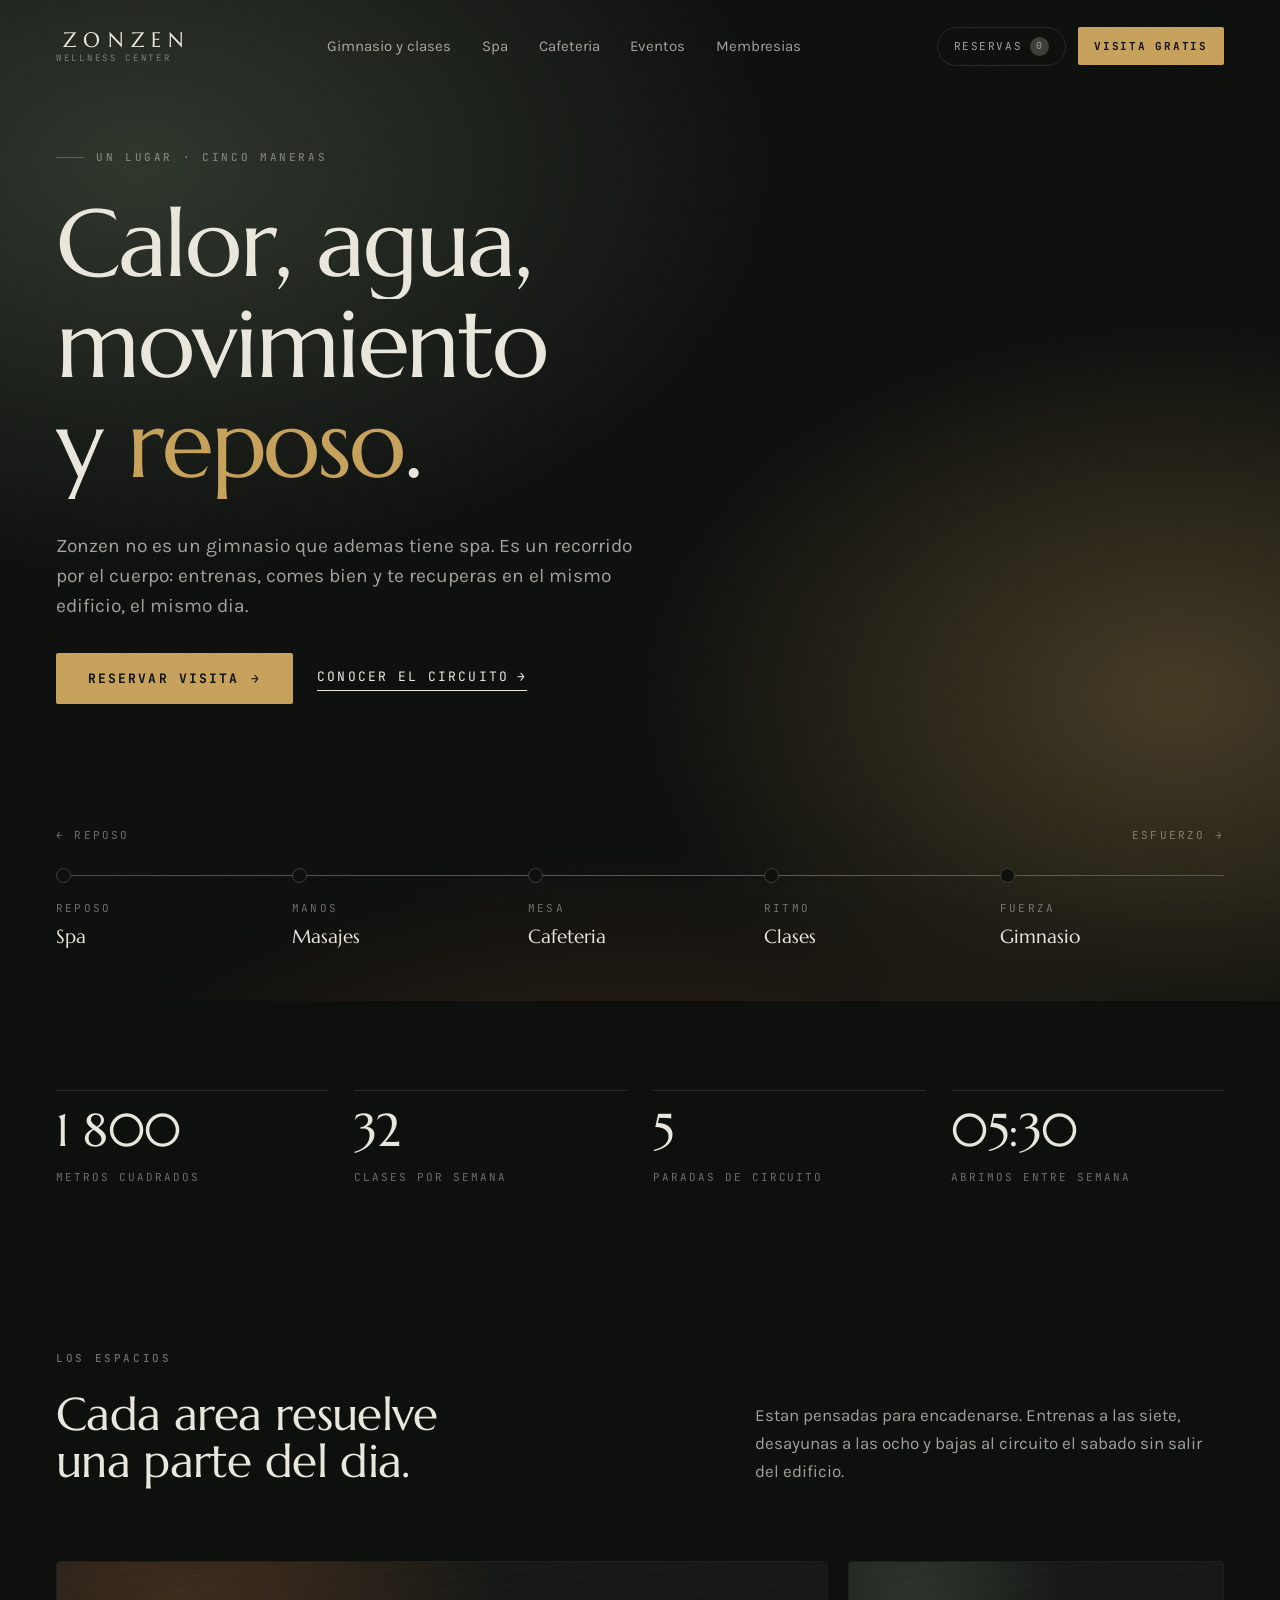
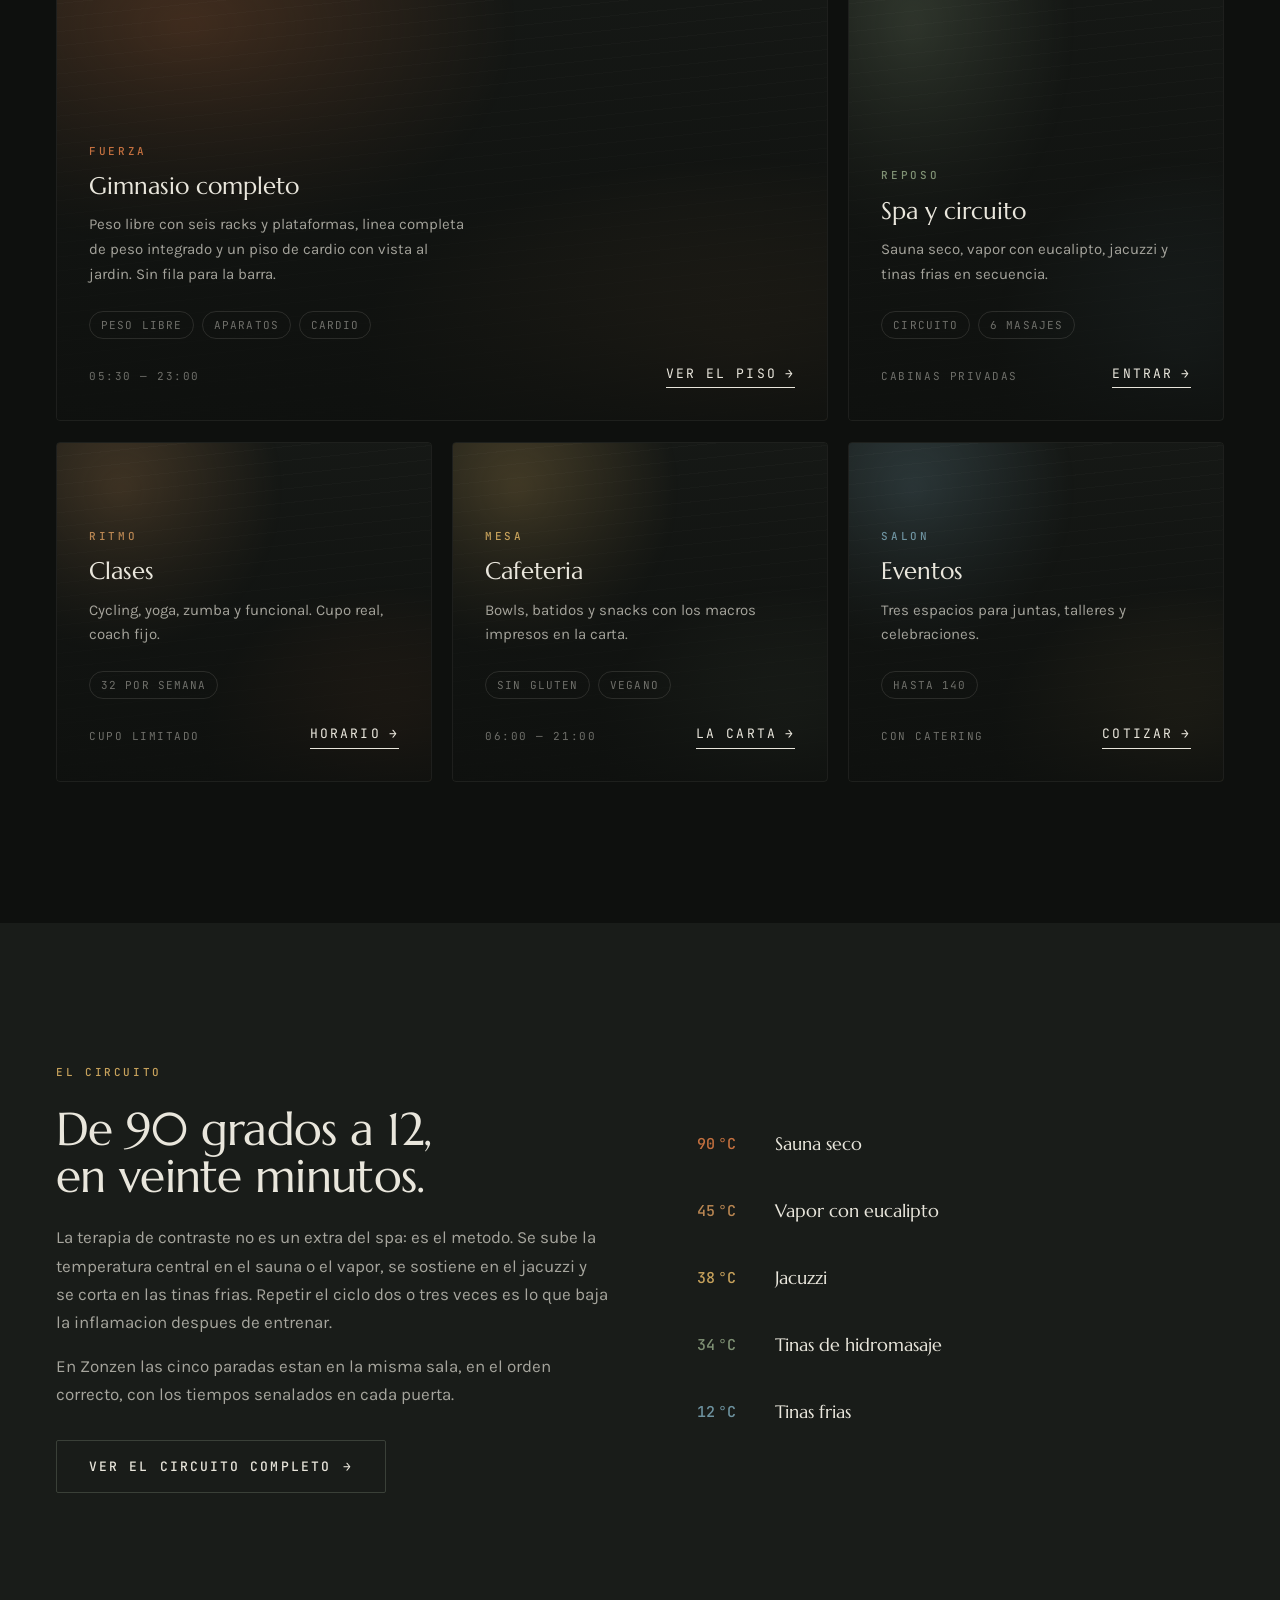
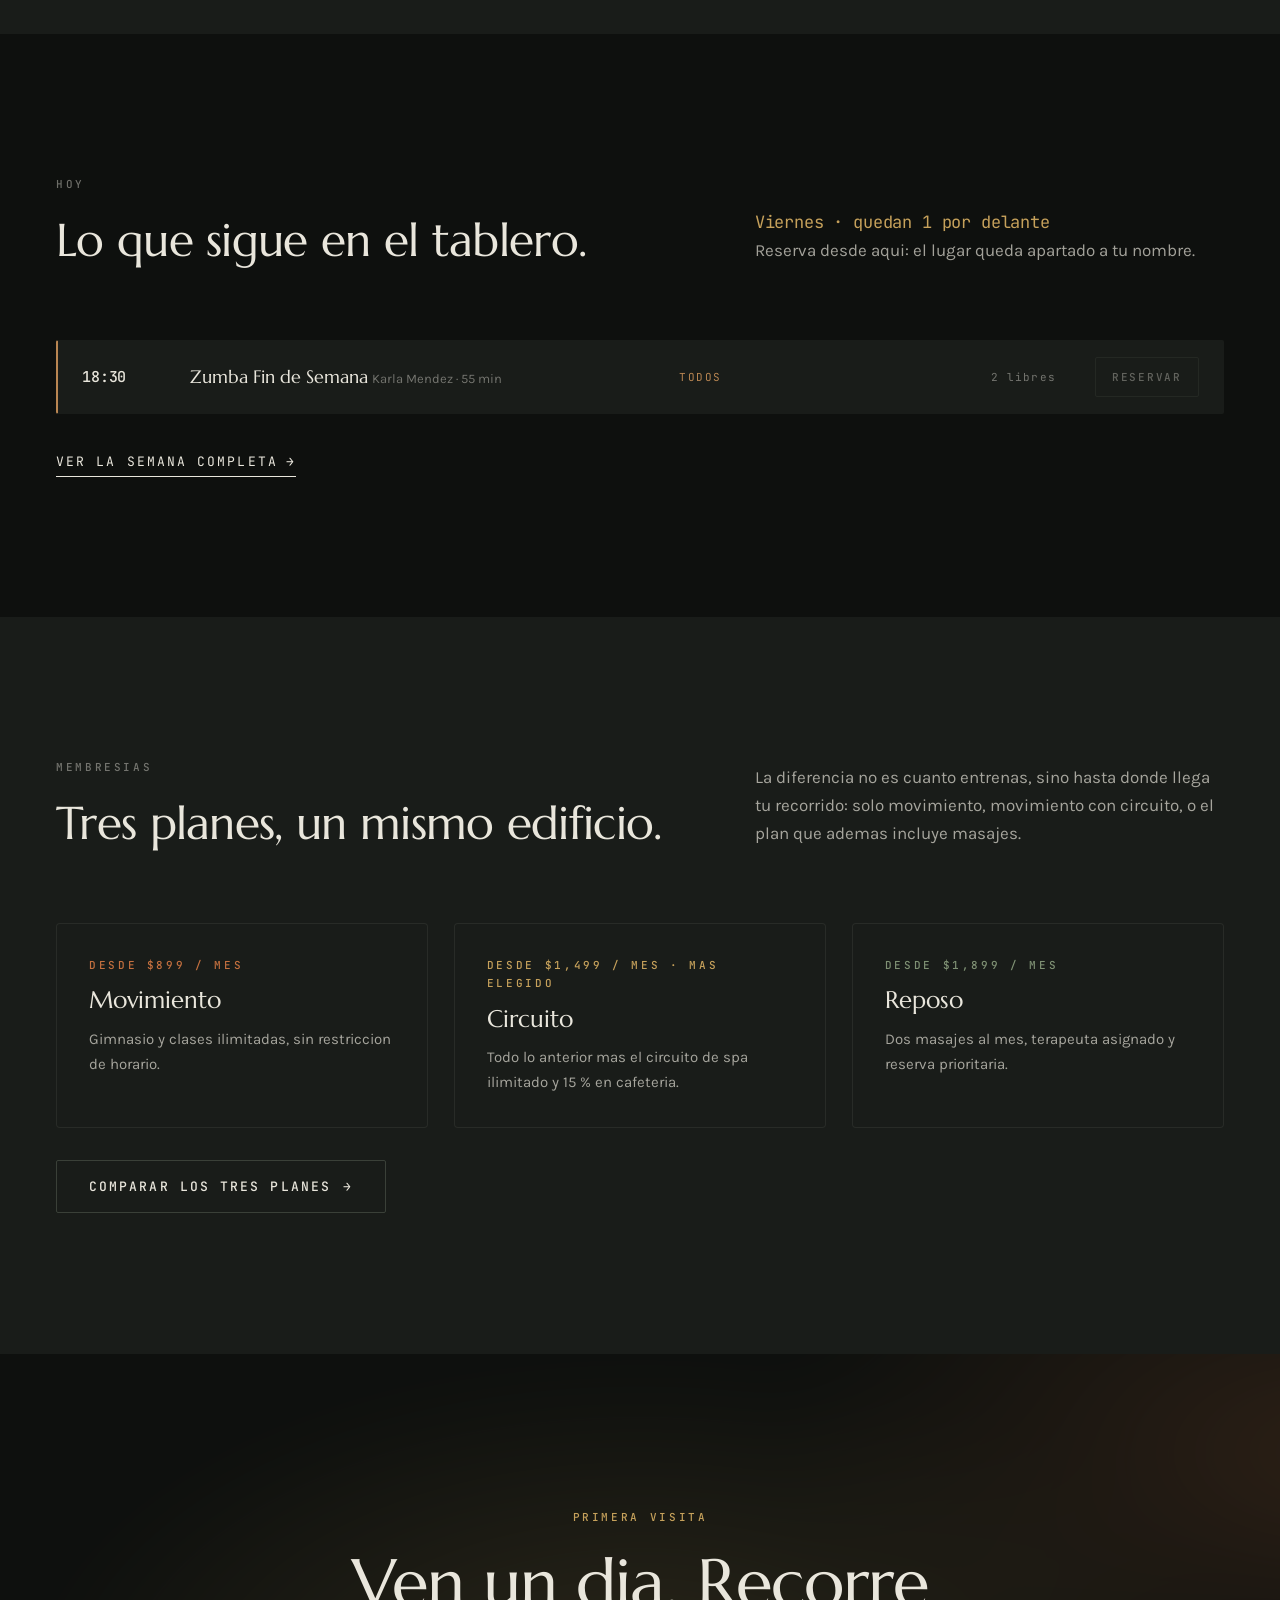
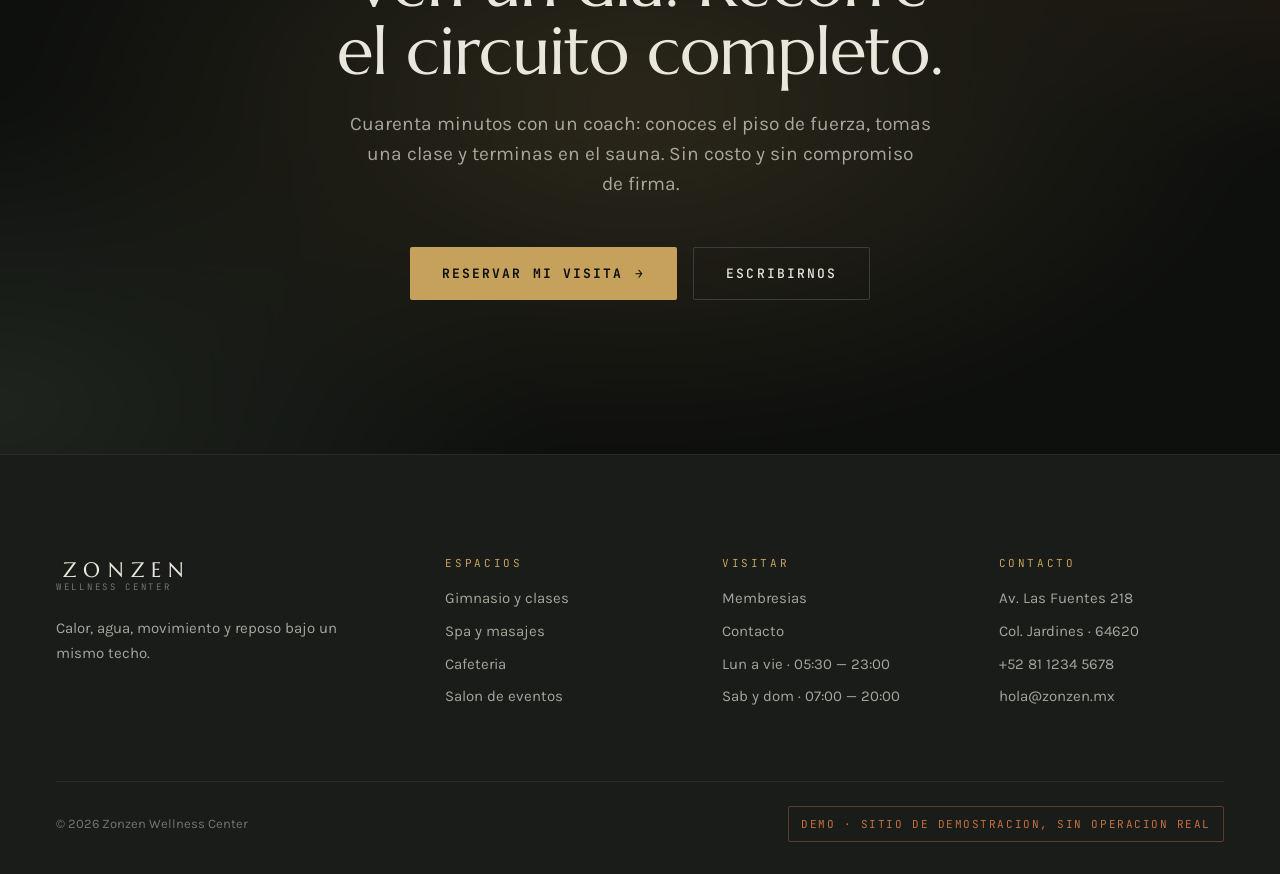
<file: index.html>
<!DOCTYPE html>
<html lang="es-MX">
<head>
<meta charset="utf-8">
<meta name="viewport" content="width=device-width, initial-scale=1">
<title>Zonzen · Wellness Center</title>
<meta name="description" content="Gimnasio, clases, spa con circuito termico, cafeteria saludable y salon de eventos. Un solo recorrido por el cuerpo.">
<link rel="preconnect" href="https://fonts.googleapis.com">
<link rel="preconnect" href="https://fonts.gstatic.com" crossorigin>
<link href="https://fonts.googleapis.com/css2?family=Marcellus&family=Karla:wght@400;500;700&family=JetBrains+Mono:wght@400;500;700&display=swap" rel="stylesheet">
<link rel="stylesheet" href="css/base.css">
<link rel="stylesheet" href="css/layout.css">
<link rel="stylesheet" href="css/components.css">
</head>
<body>

<a class="saltar" href="#principal">Saltar al contenido</a>

<!-- ===================== Cabecera ===================== -->
<header class="cabecera">
  <div class="contenedor cabecera__barra">
    <a class="marca" href="index.html">
      <span class="marca__nombre">ZONZEN</span>
      <span class="marca__tipo">Wellness Center</span>
    </a>

    <nav class="nav" aria-label="Principal">
      <a class="nav__enlace" href="gimnasio.html">Gimnasio y clases</a>
      <a class="nav__enlace" href="spa.html">Spa</a>
      <a class="nav__enlace" href="cafeteria.html">Cafeteria</a>
      <a class="nav__enlace" href="eventos.html">Eventos</a>
      <a class="nav__enlace" href="membresias.html">Membresias</a>
    </nav>

    <div class="cabecera__acciones">
      <button class="contador solo-escritorio" type="button" data-contador>
        <span>Reservas</span>
        <span class="contador__num">0</span>
      </button>
      <a class="btn btn--primario btn--pequeno solo-escritorio" href="contacto.html">
        <span class="btn__texto">Visita gratis</span>
      </a>
      <button class="hamburguesa" type="button" aria-expanded="false" aria-controls="menu-movil" aria-label="Abrir menu">
        <span></span><span></span><span></span>
      </button>
    </div>
  </div>
</header>

<!-- ===================== Menu movil ===================== -->
<div class="nav-movil" id="menu-movil">
  <a class="nav-movil__enlace" href="gimnasio.html"><span>Gimnasio y clases</span><span class="nav-movil__clave">Fuerza</span></a>
  <a class="nav-movil__enlace" href="spa.html"><span>Spa</span><span class="nav-movil__clave">Reposo</span></a>
  <a class="nav-movil__enlace" href="cafeteria.html"><span>Cafeteria</span><span class="nav-movil__clave">Mesa</span></a>
  <a class="nav-movil__enlace" href="eventos.html"><span>Eventos</span><span class="nav-movil__clave">Salon</span></a>
  <a class="nav-movil__enlace" href="membresias.html"><span>Membresias</span><span class="nav-movil__clave">Planes</span></a>
  <a class="nav-movil__enlace" href="contacto.html"><span>Contacto</span><span class="nav-movil__clave">Visita</span></a>

  <div class="nav-movil__pie">
    <button class="contador" type="button" data-contador>
      <span>Mis reservas</span>
      <span class="contador__num">0</span>
    </button>
  </div>
</div>

<main id="principal">

  <!-- ===================== Hero ===================== -->
  <section class="hero">
    <div class="hero__campo" aria-hidden="true"></div>

    <div class="contenedor">
      <div class="hero__cuerpo">
        <span class="clave clave--marca entra" data-entrada="120">Un lugar · cinco maneras</span>

        <h1 class="hero__titulo">
          <span class="linea entra" data-entrada="220"><span>Calor, agua,</span></span>
          <span class="linea entra" data-entrada="330"><span>movimiento</span></span>
          <span class="linea entra" data-entrada="440"><span>y <span class="acento">reposo</span>.</span></span>
        </h1>

        <p class="guia entra" data-entrada="580">
          Zonzen no es un gimnasio que ademas tiene spa. Es un recorrido por el cuerpo:
          entrenas, comes bien y te recuperas en el mismo edificio, el mismo dia.
        </p>

        <div class="hero__acciones entra" data-entrada="700">
          <button class="btn btn--primario" type="button"
                  data-reservar data-tipo="Visita guiada"
                  data-titulo="Recorrido por Zonzen"
                  data-glosa="Cuarenta minutos con un coach: conoces las cuatro areas y pruebas el circuito.">
            <span class="btn__texto">Reservar visita</span>
            <span class="btn__flecha" aria-hidden="true">→</span>
          </button>
          <a class="enlace-linea" href="spa.html">
            <span>Conocer el circuito</span>
            <span aria-hidden="true">→</span>
          </a>
        </div>
      </div>

      <!-- ===== EL CIRCUITO: ordena los cinco espacios por intensidad ===== -->
      <nav class="circuito hero__pie" aria-label="Recorrido Zonzen">
        <div class="circuito__leyenda" aria-hidden="true">
          <span>← Reposo</span>
          <span>Esfuerzo →</span>
        </div>

        <div class="circuito__pista">
          <div class="circuito__riel" aria-hidden="true"></div>

          <ul class="circuito__nodos">
            <li class="nodo" style="--tono:var(--salvia)">
              <a class="nodo__enlace" href="spa.html">
                <span class="nodo__punto" aria-hidden="true"></span>
                <span class="nodo__meta">
                  <span class="nodo__clave">Reposo</span>
                  <span class="nodo__nombre">Spa</span>
                  <span class="nodo__glosa">Sauna, vapor, jacuzzi y tinas frias.</span>
                </span>
              </a>
            </li>

            <li class="nodo" style="--tono:#6E93A0">
              <a class="nodo__enlace" href="spa.html#masajes">
                <span class="nodo__punto" aria-hidden="true"></span>
                <span class="nodo__meta">
                  <span class="nodo__clave">Manos</span>
                  <span class="nodo__nombre">Masajes</span>
                  <span class="nodo__glosa">Seis tecnicas, de relajante a descontracturante.</span>
                </span>
              </a>
            </li>

            <li class="nodo" style="--tono:var(--oro)">
              <a class="nodo__enlace" href="cafeteria.html">
                <span class="nodo__punto" aria-hidden="true"></span>
                <span class="nodo__meta">
                  <span class="nodo__clave">Mesa</span>
                  <span class="nodo__nombre">Cafeteria</span>
                  <span class="nodo__glosa">Carta con macros a la vista, sin letra chica.</span>
                </span>
              </a>
            </li>

            <li class="nodo" style="--tono:#B98652">
              <a class="nodo__enlace" href="gimnasio.html#horario">
                <span class="nodo__punto" aria-hidden="true"></span>
                <span class="nodo__meta">
                  <span class="nodo__clave">Ritmo</span>
                  <span class="nodo__nombre">Clases</span>
                  <span class="nodo__glosa">Cycling, yoga, zumba y funcional.</span>
                </span>
              </a>
            </li>

            <li class="nodo" style="--tono:var(--brasa)">
              <a class="nodo__enlace" href="gimnasio.html">
                <span class="nodo__punto" aria-hidden="true"></span>
                <span class="nodo__meta">
                  <span class="nodo__clave">Fuerza</span>
                  <span class="nodo__nombre">Gimnasio</span>
                  <span class="nodo__glosa">Peso libre, aparatos y piso de cardio.</span>
                </span>
              </a>
            </li>
          </ul>
        </div>
      </nav>
    </div>
  </section>

  <!-- ===================== Cifras ===================== -->
  <section class="seccion seccion--compacta">
    <div class="contenedor">
      <div class="rejilla rejilla--4">
        <div class="cifra" data-revelar="0">
          <span class="cifra__valor dato">1 800</span>
          <span class="cifra__etiqueta">Metros cuadrados</span>
        </div>
        <div class="cifra" data-revelar="1">
          <span class="cifra__valor dato">32</span>
          <span class="cifra__etiqueta">Clases por semana</span>
        </div>
        <div class="cifra" data-revelar="2">
          <span class="cifra__valor dato">5</span>
          <span class="cifra__etiqueta">Paradas de circuito</span>
        </div>
        <div class="cifra" data-revelar="3">
          <span class="cifra__valor dato">05:30</span>
          <span class="cifra__etiqueta">Abrimos entre semana</span>
        </div>
      </div>
    </div>
  </section>

  <!-- ===================== Los cinco espacios ===================== -->
  <section class="seccion">
    <div class="contenedor">
      <header class="seccion__cabecera seccion__cabecera--partida" data-revelar="0">
        <div>
          <span class="clave seccion__clave">Los espacios</span>
          <h2>Cada area resuelve una parte del dia.</h2>
        </div>
        <p class="prosa">
          Estan pensadas para encadenarse. Entrenas a las siete, desayunas a las ocho
          y bajas al circuito el sabado sin salir del edificio.
        </p>
      </header>

      <div class="espacios">

        <article class="espacio" style="--tono:var(--brasa)" data-revelar="0">
          <div class="espacio__campo campo" style="--tono:var(--brasa);--tono-2:#B98652" aria-hidden="true"></div>
          <span class="clave espacio__clave">Fuerza</span>
          <h3 class="espacio__titulo">Gimnasio completo</h3>
          <p class="espacio__texto">
            Peso libre con seis racks y plataformas, linea completa de peso integrado
            y un piso de cardio con vista al jardin. Sin fila para la barra.
          </p>
          <div class="espacio__marcas">
            <span class="marca-lista">Peso libre</span>
            <span class="marca-lista">Aparatos</span>
            <span class="marca-lista">Cardio</span>
          </div>
          <div class="espacio__pie">
            <span class="espacio__dato">05:30 — 23:00</span>
            <span class="enlace-linea"><span>Ver el piso</span><span aria-hidden="true">→</span></span>
          </div>
          <a class="cubre" href="gimnasio.html"><span class="solo-lectores">Gimnasio completo</span></a>
        </article>

        <article class="espacio" style="--tono:var(--salvia)" data-revelar="1">
          <div class="espacio__campo campo" style="--tono:var(--salvia);--tono-2:#6E93A0" aria-hidden="true"></div>
          <span class="clave espacio__clave">Reposo</span>
          <h3 class="espacio__titulo">Spa y circuito</h3>
          <p class="espacio__texto">
            Sauna seco, vapor con eucalipto, jacuzzi y tinas frias en secuencia.
          </p>
          <div class="espacio__marcas">
            <span class="marca-lista">Circuito</span>
            <span class="marca-lista">6 masajes</span>
          </div>
          <div class="espacio__pie">
            <span class="espacio__dato">Cabinas privadas</span>
            <span class="enlace-linea"><span>Entrar</span><span aria-hidden="true">→</span></span>
          </div>
          <a class="cubre" href="spa.html"><span class="solo-lectores">Spa y circuito</span></a>
        </article>

        <article class="espacio" style="--tono:#B98652" data-revelar="2">
          <div class="espacio__campo campo" style="--tono:#B98652;--tono-2:var(--brasa)" aria-hidden="true"></div>
          <span class="clave espacio__clave">Ritmo</span>
          <h3 class="espacio__titulo">Clases</h3>
          <p class="espacio__texto">
            Cycling, yoga, zumba y funcional. Cupo real, coach fijo.
          </p>
          <div class="espacio__marcas">
            <span class="marca-lista">32 por semana</span>
          </div>
          <div class="espacio__pie">
            <span class="espacio__dato">Cupo limitado</span>
            <span class="enlace-linea"><span>Horario</span><span aria-hidden="true">→</span></span>
          </div>
          <a class="cubre" href="gimnasio.html#horario"><span class="solo-lectores">Clases</span></a>
        </article>

        <article class="espacio" style="--tono:var(--oro)" data-revelar="3">
          <div class="espacio__campo campo" style="--tono:var(--oro);--tono-2:var(--salvia)" aria-hidden="true"></div>
          <span class="clave espacio__clave">Mesa</span>
          <h3 class="espacio__titulo">Cafeteria</h3>
          <p class="espacio__texto">
            Bowls, batidos y snacks con los macros impresos en la carta.
          </p>
          <div class="espacio__marcas">
            <span class="marca-lista">Sin gluten</span>
            <span class="marca-lista">Vegano</span>
          </div>
          <div class="espacio__pie">
            <span class="espacio__dato">06:00 — 21:00</span>
            <span class="enlace-linea"><span>La carta</span><span aria-hidden="true">→</span></span>
          </div>
          <a class="cubre" href="cafeteria.html"><span class="solo-lectores">Cafeteria</span></a>
        </article>

        <article class="espacio" style="--tono:#6E93A0" data-revelar="4">
          <div class="espacio__campo campo" style="--tono:#6E93A0;--tono-2:var(--oro)" aria-hidden="true"></div>
          <span class="clave espacio__clave">Salon</span>
          <h3 class="espacio__titulo">Eventos</h3>
          <p class="espacio__texto">
            Tres espacios para juntas, talleres y celebraciones.
          </p>
          <div class="espacio__marcas">
            <span class="marca-lista">Hasta 140</span>
          </div>
          <div class="espacio__pie">
            <span class="espacio__dato">Con catering</span>
            <span class="enlace-linea"><span>Cotizar</span><span aria-hidden="true">→</span></span>
          </div>
          <a class="cubre" href="eventos.html"><span class="solo-lectores">Eventos</span></a>
        </article>

      </div>
    </div>
  </section>

  <!-- ===================== El circuito termico ===================== -->
  <section class="seccion seccion--basalto">
    <div class="contenedor">
      <div class="partido">
        <div data-revelar="0">
          <span class="clave seccion__clave clave--oro">El circuito</span>
          <h2>De 90 grados a 12, en veinte minutos.</h2>
          <p class="prosa" style="margin-top:var(--e5)">
            La terapia de contraste no es un extra del spa: es el metodo. Se sube la
            temperatura central en el sauna o el vapor, se sostiene en el jacuzzi y se
            corta en las tinas frias. Repetir el ciclo dos o tres veces es lo que baja
            la inflamacion despues de entrenar.
          </p>
          <p class="prosa">
            En Zonzen las cinco paradas estan en la misma sala, en el orden correcto,
            con los tiempos senalados en cada puerta.
          </p>
          <div style="margin-top:var(--e6)">
            <a class="btn btn--fantasma" href="spa.html">
              <span class="btn__texto">Ver el circuito completo</span>
              <span class="btn__flecha" aria-hidden="true">→</span>
            </a>
          </div>
        </div>

        <div data-revelar="1">
          <ul class="escala" style="display:grid;gap:var(--e1)">
            <li class="parada" style="--tono:var(--brasa)">
              <span class="parada__grados">90&thinsp;°C</span>
              <span class="parada__nombre">Sauna seco</span>
            </li>
            <li class="parada" style="--tono:#B98652">
              <span class="parada__grados">45&thinsp;°C</span>
              <span class="parada__nombre">Vapor con eucalipto</span>
            </li>
            <li class="parada" style="--tono:var(--oro)">
              <span class="parada__grados">38&thinsp;°C</span>
              <span class="parada__nombre">Jacuzzi</span>
            </li>
            <li class="parada" style="--tono:var(--salvia)">
              <span class="parada__grados">34&thinsp;°C</span>
              <span class="parada__nombre">Tinas de hidromasaje</span>
            </li>
            <li class="parada" style="--tono:#6E93A0">
              <span class="parada__grados">12&thinsp;°C</span>
              <span class="parada__nombre">Tinas frias</span>
            </li>
          </ul>
        </div>
      </div>
    </div>
  </section>

  <!-- ===================== Hoy en Zonzen ===================== -->
  <section class="seccion">
    <div class="contenedor">
      <header class="seccion__cabecera seccion__cabecera--partida" data-revelar="0">
        <div>
          <span class="clave seccion__clave">Hoy</span>
          <h2>Lo que sigue en el tablero.</h2>
        </div>
        <p class="prosa">
          <span class="dato" data-hoy-etiqueta style="color:var(--oro)">Cargando…</span><br>
          Reserva desde aqui: el lugar queda apartado a tu nombre.
        </p>
      </header>

      <ul class="dia__clases" data-hoy data-revelar="1"></ul>

      <div style="margin-top:var(--e6)">
        <a class="enlace-linea" href="gimnasio.html#horario">
          <span>Ver la semana completa</span>
          <span aria-hidden="true">→</span>
        </a>
      </div>
    </div>
  </section>

  <!-- ===================== Membresias ===================== -->
  <section class="seccion seccion--basalto">
    <div class="contenedor">
      <header class="seccion__cabecera seccion__cabecera--partida" data-revelar="0">
        <div>
          <span class="clave seccion__clave">Membresias</span>
          <h2>Tres planes, un mismo edificio.</h2>
        </div>
        <p class="prosa">
          La diferencia no es cuanto entrenas, sino hasta donde llega tu recorrido:
          solo movimiento, movimiento con circuito, o el plan que ademas incluye masajes.
        </p>
      </header>

      <div class="rejilla rejilla--3">
        <article class="tarjeta" style="--tono:var(--brasa)" data-revelar="0">
          <span class="clave tarjeta__clave">Desde $899 / mes</span>
          <h3 class="tarjeta__titulo">Movimiento</h3>
          <p class="tarjeta__texto">Gimnasio y clases ilimitadas, sin restriccion de horario.</p>
        </article>
        <article class="tarjeta" style="--tono:var(--oro)" data-revelar="1">
          <span class="clave tarjeta__clave">Desde $1,499 / mes · mas elegido</span>
          <h3 class="tarjeta__titulo">Circuito</h3>
          <p class="tarjeta__texto">Todo lo anterior mas el circuito de spa ilimitado y 15 % en cafeteria.</p>
        </article>
        <article class="tarjeta" style="--tono:var(--salvia)" data-revelar="2">
          <span class="clave tarjeta__clave">Desde $1,899 / mes</span>
          <h3 class="tarjeta__titulo">Reposo</h3>
          <p class="tarjeta__texto">Dos masajes al mes, terapeuta asignado y reserva prioritaria.</p>
        </article>
      </div>

      <div style="margin-top:var(--e6)">
        <a class="btn btn--fantasma" href="membresias.html">
          <span class="btn__texto">Comparar los tres planes</span>
          <span class="btn__flecha" aria-hidden="true">→</span>
        </a>
      </div>
    </div>
  </section>

  <!-- ===================== Cierre ===================== -->
  <section class="cierre">
    <div class="cierre__campo" aria-hidden="true"></div>
    <div class="contenedor contenedor--angosto">
      <span class="clave clave--oro" data-revelar="0" style="margin-bottom:var(--e5)">Primera visita</span>
      <h2 class="cierre__titulo" data-revelar="1">Ven un dia. Recorre el circuito completo.</h2>
      <p class="guia" style="margin-inline:auto" data-revelar="2">
        Cuarenta minutos con un coach: conoces el piso de fuerza, tomas una clase
        y terminas en el sauna. Sin costo y sin compromiso de firma.
      </p>
      <div class="cierre__acciones" data-revelar="3">
        <button class="btn btn--primario" type="button"
                data-reservar data-tipo="Visita guiada"
                data-titulo="Recorrido por Zonzen"
                data-glosa="Cuarenta minutos con un coach: conoces las cuatro areas y pruebas el circuito.">
          <span class="btn__texto">Reservar mi visita</span>
          <span class="btn__flecha" aria-hidden="true">→</span>
        </button>
        <a class="btn btn--fantasma" href="contacto.html">
          <span class="btn__texto">Escribirnos</span>
        </a>
      </div>
    </div>
  </section>

</main>

<!-- ===================== Pie ===================== -->
<footer class="pie">
  <div class="contenedor">
    <div class="pie__rejilla">
      <div>
        <a class="marca" href="index.html">
          <span class="marca__nombre">ZONZEN</span>
          <span class="marca__tipo">Wellness Center</span>
        </a>
        <p class="prosa" style="margin-top:var(--e5);font-size:var(--fs-sm)">
          Calor, agua, movimiento y reposo bajo un mismo techo.
        </p>
      </div>

      <div>
        <h3 class="pie__titulo">Espacios</h3>
        <div class="pie__lista">
          <a href="gimnasio.html">Gimnasio y clases</a>
          <a href="spa.html">Spa y masajes</a>
          <a href="cafeteria.html">Cafeteria</a>
          <a href="eventos.html">Salon de eventos</a>
        </div>
      </div>

      <div>
        <h3 class="pie__titulo">Visitar</h3>
        <div class="pie__lista">
          <a href="membresias.html">Membresias</a>
          <a href="contacto.html">Contacto</a>
          <span>Lun a vie · 05:30 — 23:00</span>
          <span>Sab y dom · 07:00 — 20:00</span>
        </div>
      </div>

      <div>
        <h3 class="pie__titulo">Contacto</h3>
        <div class="pie__lista">
          <span>Av. Las Fuentes 218</span>
          <span>Col. Jardines · 64620</span>
          <a href="tel:+528112345678">+52 81 1234 5678</a>
          <a href="mailto:hola@zonzen.mx">hola@zonzen.mx</a>
        </div>
      </div>
    </div>

    <div class="pie__base">
      <span>© 2026 Zonzen Wellness Center</span>
      <span class="pie__aviso">Demo · sitio de demostracion, sin operacion real</span>
    </div>
  </div>
</footer>

<script src="js/datos.js"></script>
<script src="js/main.js"></script>
<script src="js/horario.js"></script>
</body>
</html>
</file>
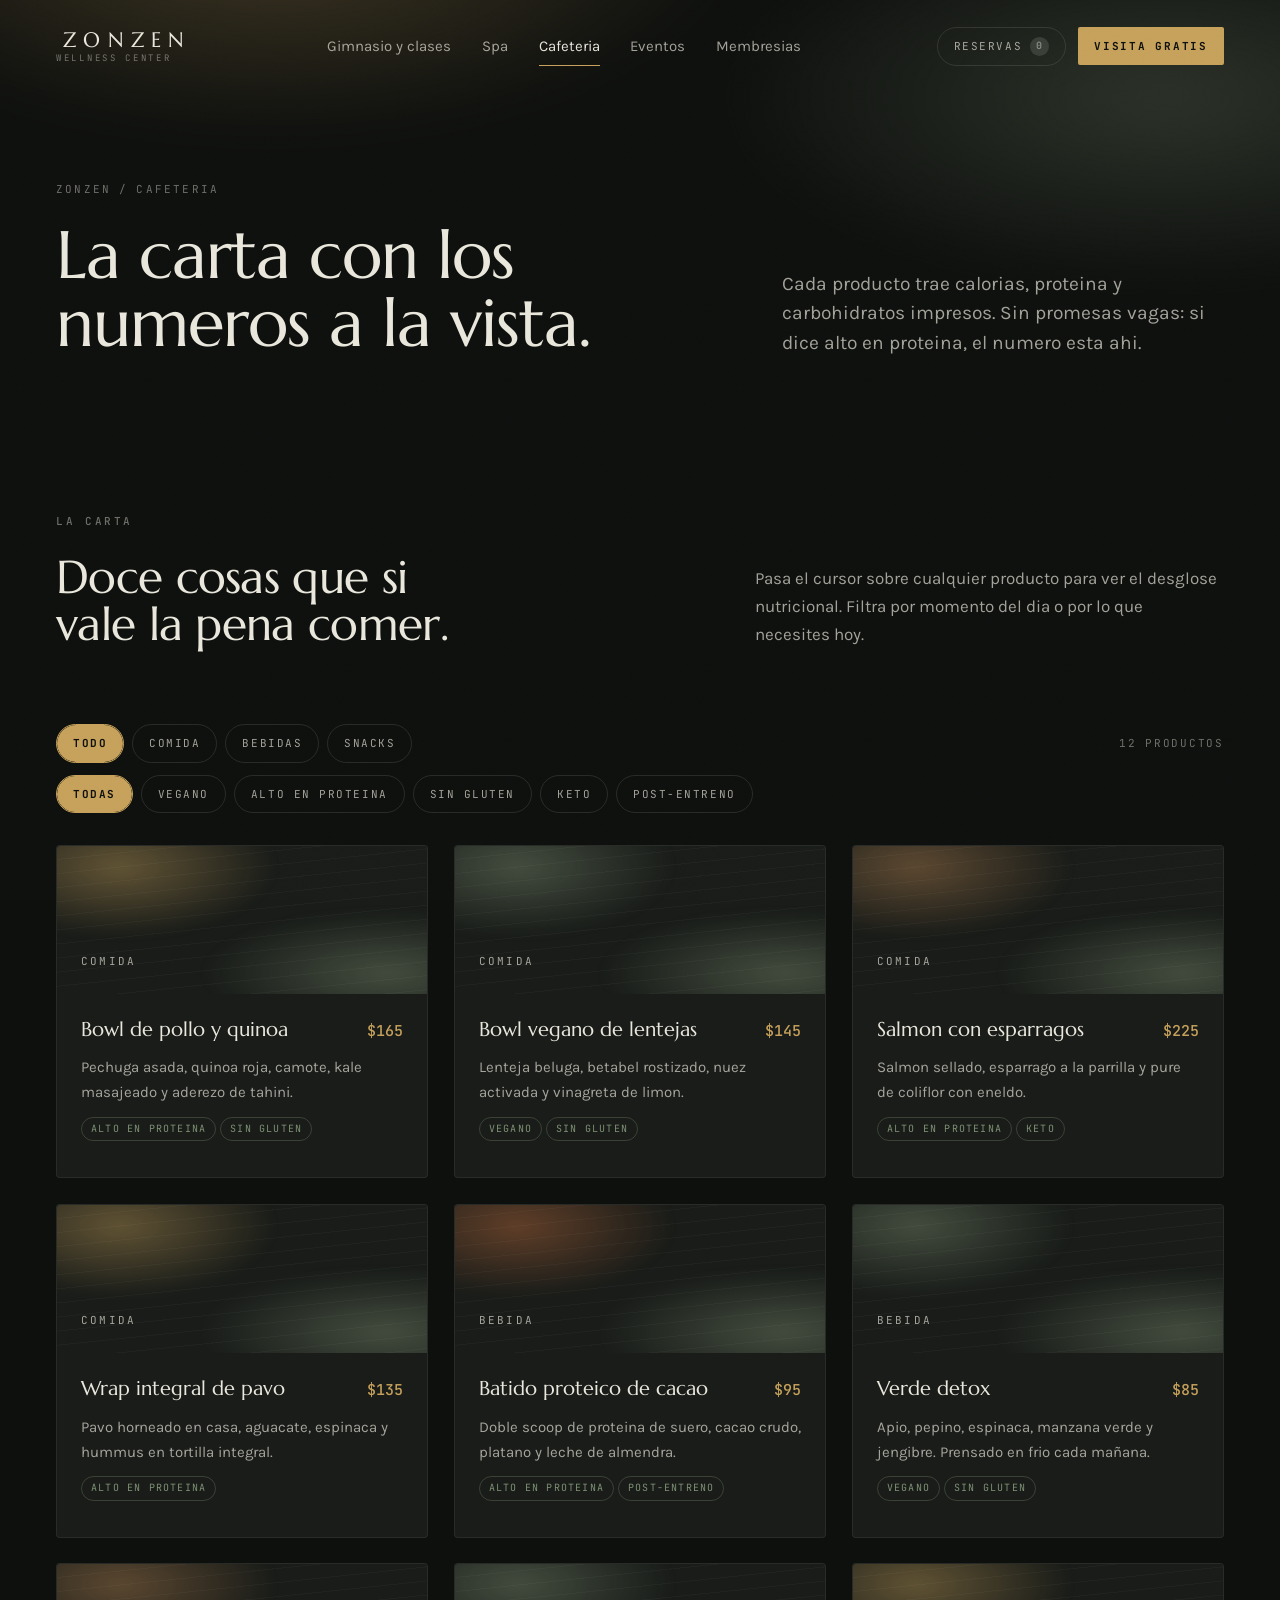
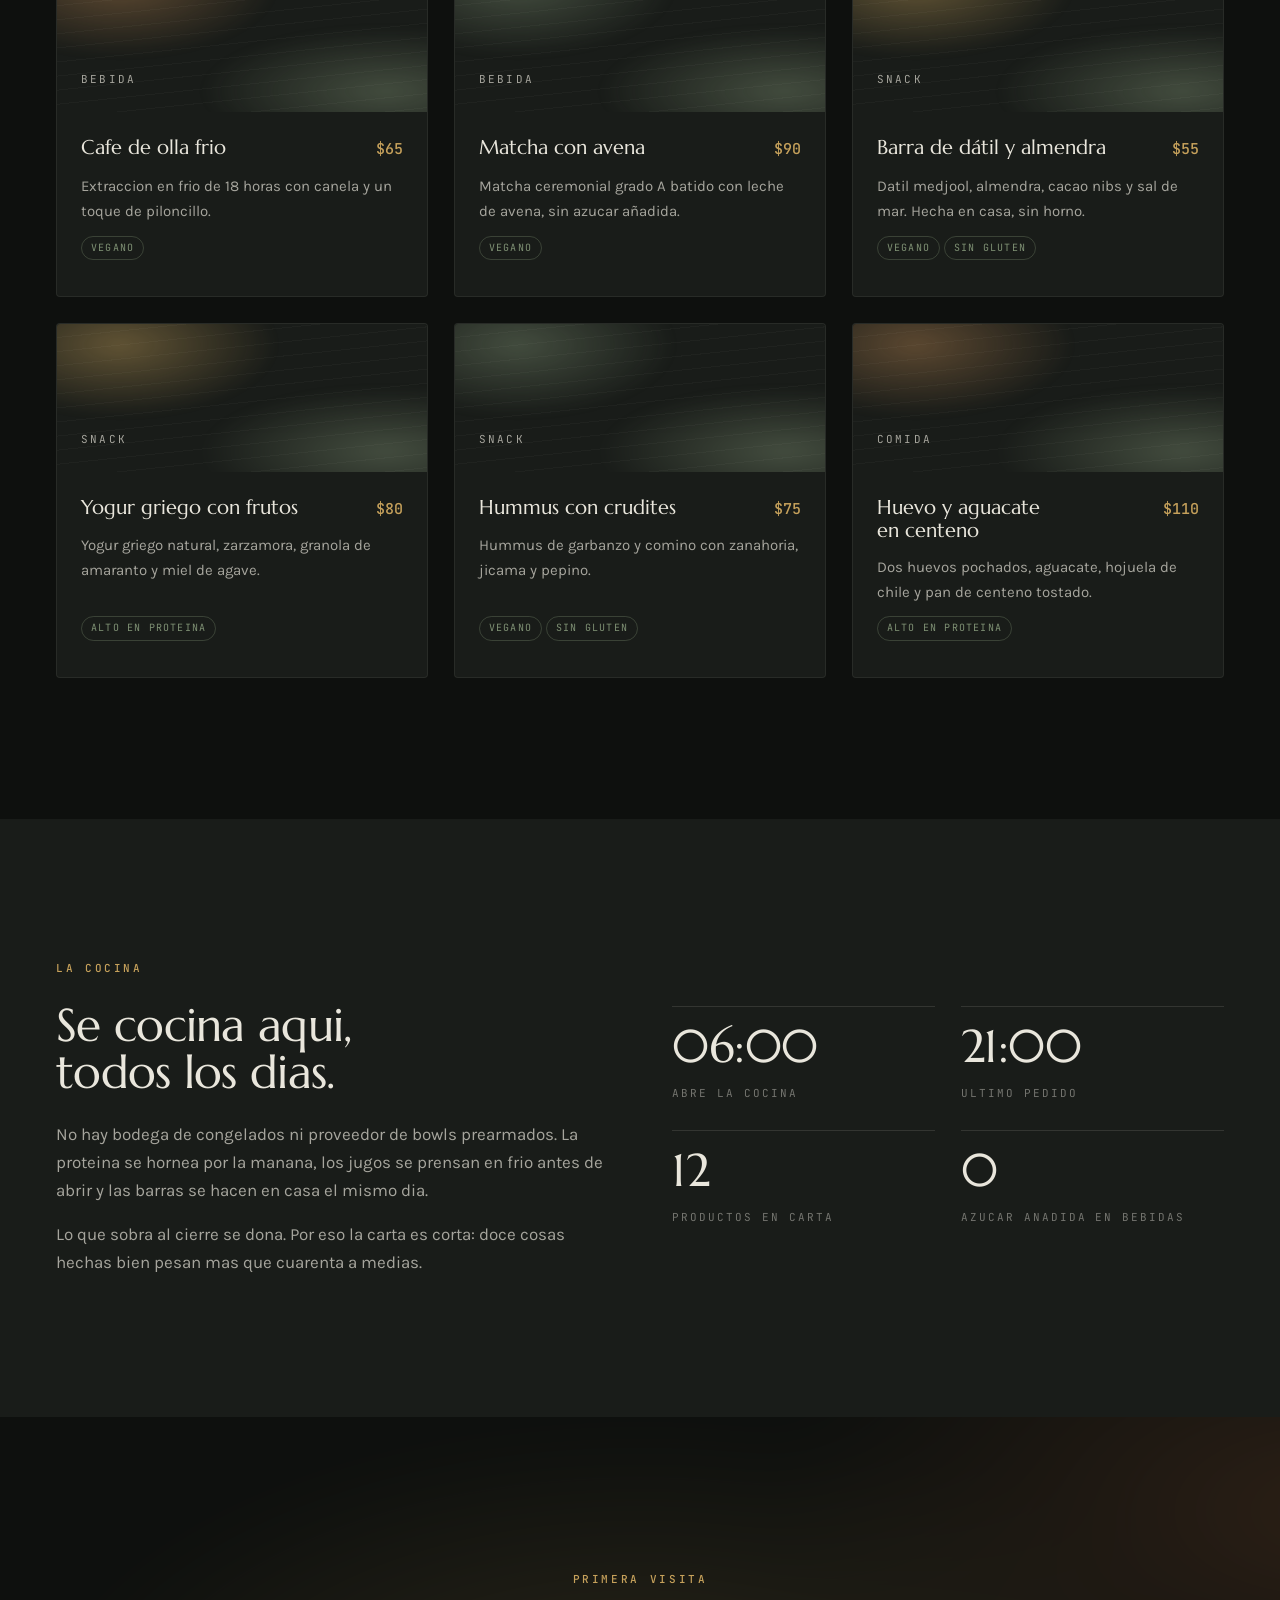
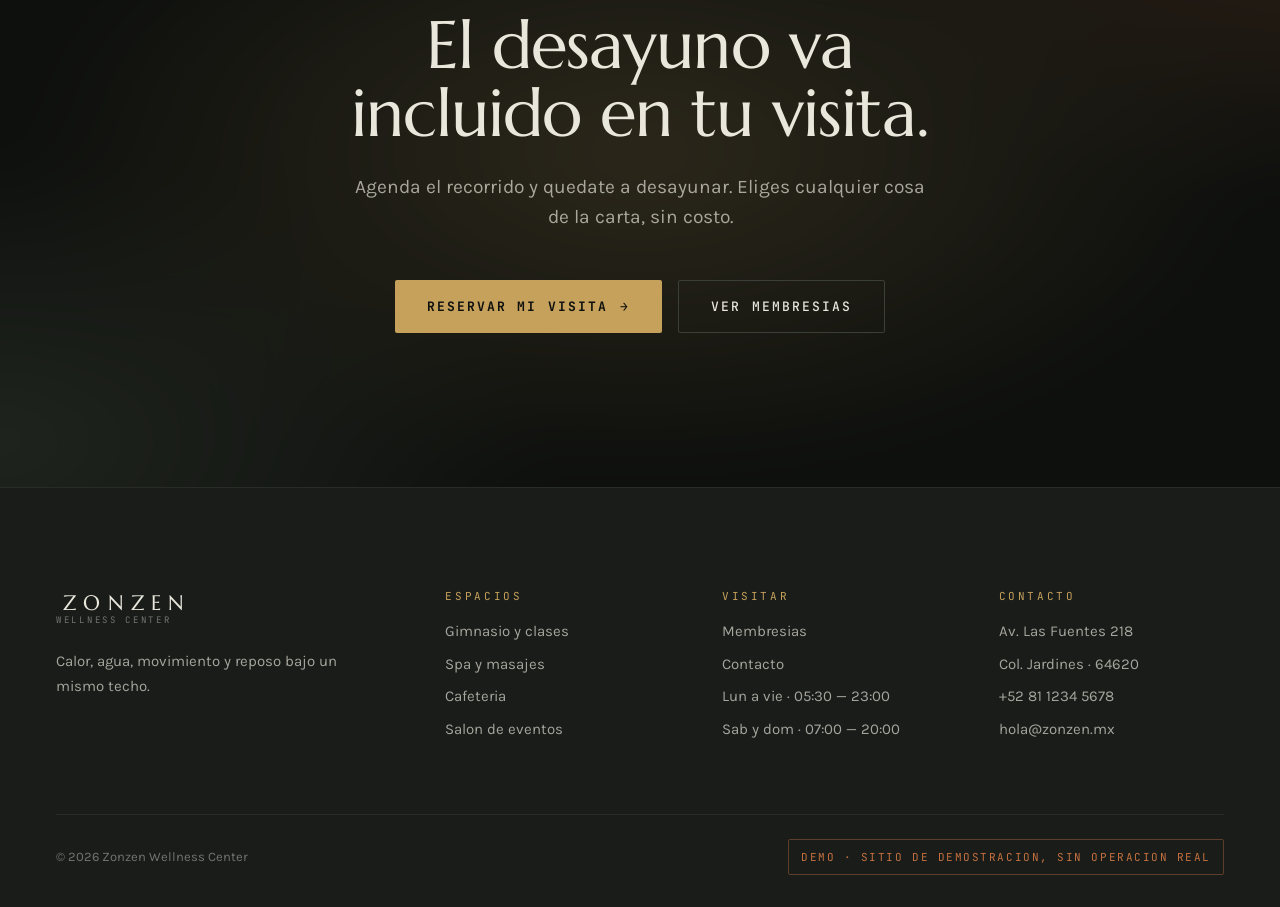
<file: cafeteria.html>
<!DOCTYPE html>
<html lang="es-MX">
<head>
<meta charset="utf-8">
<meta name="viewport" content="width=device-width, initial-scale=1">
<title>Cafeteria &middot; Zonzen</title>
<meta name="description" content="Bowls, batidos y snacks con macros a la vista. Opciones veganas, sin gluten y altas en proteina.">
<link rel="preconnect" href="https://fonts.googleapis.com">
<link rel="preconnect" href="https://fonts.gstatic.com" crossorigin>
<link href="https://fonts.googleapis.com/css2?family=Marcellus&family=Karla:wght@400;500;700&family=JetBrains+Mono:wght@400;500;700&display=swap" rel="stylesheet">
<link rel="stylesheet" href="css/base.css">
<link rel="stylesheet" href="css/layout.css">
<link rel="stylesheet" href="css/components.css">
</head>
<body>

<a class="saltar" href="#principal">Saltar al contenido</a>

<header class="cabecera">
  <div class="contenedor cabecera__barra">
    <a class="marca" href="index.html">
      <span class="marca__nombre">ZONZEN</span>
      <span class="marca__tipo">Wellness Center</span>
    </a>

    <nav class="nav" aria-label="Principal">
      <a class="nav__enlace" href="gimnasio.html">Gimnasio y clases</a>
      <a class="nav__enlace" href="spa.html">Spa</a>
      <a class="nav__enlace" href="cafeteria.html" aria-current="page">Cafeteria</a>
      <a class="nav__enlace" href="eventos.html">Eventos</a>
      <a class="nav__enlace" href="membresias.html">Membresias</a>
    </nav>

    <div class="cabecera__acciones">
      <button class="contador solo-escritorio" type="button" data-contador>
        <span>Reservas</span>
        <span class="contador__num">0</span>
      </button>
      <a class="btn btn--primario btn--pequeno solo-escritorio" href="contacto.html">
        <span class="btn__texto">Visita gratis</span>
      </a>
      <button class="hamburguesa" type="button" aria-expanded="false" aria-controls="menu-movil" aria-label="Abrir menu">
        <span></span><span></span><span></span>
      </button>
    </div>
  </div>
</header>

<div class="nav-movil" id="menu-movil">
  <a class="nav-movil__enlace" href="gimnasio.html"><span>Gimnasio y clases</span><span class="nav-movil__clave">Fuerza</span></a>
  <a class="nav-movil__enlace" href="spa.html"><span>Spa</span><span class="nav-movil__clave">Reposo</span></a>
  <a class="nav-movil__enlace" href="cafeteria.html"><span>Cafeteria</span><span class="nav-movil__clave">Mesa</span></a>
  <a class="nav-movil__enlace" href="eventos.html"><span>Eventos</span><span class="nav-movil__clave">Salon</span></a>
  <a class="nav-movil__enlace" href="membresias.html"><span>Membresias</span><span class="nav-movil__clave">Planes</span></a>
  <a class="nav-movil__enlace" href="contacto.html"><span>Contacto</span><span class="nav-movil__clave">Visita</span></a>

  <div class="nav-movil__pie">
    <button class="contador" type="button" data-contador>
      <span>Mis reservas</span>
      <span class="contador__num">0</span>
    </button>
  </div>
</div>

<main id="principal">

  <section class="portico" style="--ambiente:var(--oro)">
    <div class="portico__campo" aria-hidden="true"></div>
    <div class="contenedor">
      <div class="portico__rejilla">
        <div>
          <nav class="portico__migas" aria-label="Ruta">
            <a href="index.html">Zonzen</a>
            <span aria-hidden="true">/</span>
            <span>Cafeteria</span>
          </nav>
          <h1 class="portico__titulo entra" data-entrada="120">La carta con los numeros a la vista.</h1>
        </div>
        <p class="guia entra" data-entrada="260">Cada producto trae calorias, proteina y carbohidratos impresos. Sin promesas vagas: si dice alto en proteina, el numero esta ahi.</p>
      </div>
    </div>
  </section>

  <section class="seccion">
    <div class="contenedor">
      <header class="seccion__cabecera seccion__cabecera--partida" data-revelar="0">
        <div>
          <span class="clave seccion__clave">La carta</span>
          <h2>Doce cosas que si vale la pena comer.</h2>
        </div>
        <p class="prosa">
          Pasa el cursor sobre cualquier producto para ver el desglose nutricional.
          Filtra por momento del dia o por lo que necesites hoy.
        </p>
      </header>

      <div data-revelar="0" style="margin-bottom:var(--e6)">
        <div class="filtros">
          <button class="filtro" type="button" data-filtro-cat="todo" aria-pressed="true">Todo</button>
          <button class="filtro" type="button" data-filtro-cat="comida" aria-pressed="false">Comida</button>
          <button class="filtro" type="button" data-filtro-cat="bebida" aria-pressed="false">Bebidas</button>
          <button class="filtro" type="button" data-filtro-cat="snack" aria-pressed="false">Snacks</button>
          <span class="filtros__cuenta" data-menu-cuenta></span>
        </div>

        <div class="filtros" style="margin-top:var(--e3)" data-etiquetas></div>
      </div>

      <div class="rejilla rejilla--auto" data-menu></div>
    </div>
  </section>

  <section class="seccion seccion--basalto">
    <div class="contenedor">
      <div class="partido">
        <div data-revelar="0">
          <span class="clave seccion__clave clave--oro">La cocina</span>
          <h2>Se cocina aqui, todos los dias.</h2>
          <p class="prosa" style="margin-top:var(--e5)">
            No hay bodega de congelados ni proveedor de bowls prearmados. La proteina se
            hornea por la manana, los jugos se prensan en frio antes de abrir y las barras
            se hacen en casa el mismo dia.
          </p>
          <p class="prosa">
            Lo que sobra al cierre se dona. Por eso la carta es corta: doce cosas hechas
            bien pesan mas que cuarenta a medias.
          </p>
        </div>

        <div class="rejilla rejilla--2" data-revelar="1">
          <div class="cifra">
            <span class="cifra__valor dato">06:00</span>
            <span class="cifra__etiqueta">Abre la cocina</span>
          </div>
          <div class="cifra">
            <span class="cifra__valor dato">21:00</span>
            <span class="cifra__etiqueta">Ultimo pedido</span>
          </div>
          <div class="cifra">
            <span class="cifra__valor dato">12</span>
            <span class="cifra__etiqueta">Productos en carta</span>
          </div>
          <div class="cifra">
            <span class="cifra__valor dato">0</span>
            <span class="cifra__etiqueta">Azucar anadida en bebidas</span>
          </div>
        </div>
      </div>
    </div>
  </section>

  <section class="cierre">
    <div class="cierre__campo" aria-hidden="true"></div>
    <div class="contenedor contenedor--angosto">
      <span class="clave clave--oro" data-revelar="0" style="margin-bottom:var(--e5)">Primera visita</span>
      <h2 class="cierre__titulo" data-revelar="1">El desayuno va incluido en tu visita.</h2>
      <p class="guia" style="margin-inline:auto" data-revelar="2">Agenda el recorrido y quedate a desayunar. Eliges cualquier cosa de la carta, sin costo.</p>
      <div class="cierre__acciones" data-revelar="3">
        <button class="btn btn--primario" type="button"
                data-reservar data-tipo="Visita guiada"
                data-titulo="Recorrido con desayuno"
                data-glosa="Cuarenta minutos de recorrido y un desayuno de la carta por nuestra cuenta.">
          <span class="btn__texto">Reservar mi visita</span>
          <span class="btn__flecha" aria-hidden="true">&rarr;</span>
        </button>
        <a class="btn btn--fantasma" href="membresias.html">
          <span class="btn__texto">Ver membresias</span>
        </a>
      </div>
    </div>
  </section>
</main>

<footer class="pie">
  <div class="contenedor">
    <div class="pie__rejilla">
      <div>
        <a class="marca" href="index.html">
          <span class="marca__nombre">ZONZEN</span>
          <span class="marca__tipo">Wellness Center</span>
        </a>
        <p class="prosa" style="margin-top:var(--e5);font-size:var(--fs-sm)">
          Calor, agua, movimiento y reposo bajo un mismo techo.
        </p>
      </div>

      <div>
        <h3 class="pie__titulo">Espacios</h3>
        <div class="pie__lista">
          <a href="gimnasio.html">Gimnasio y clases</a>
          <a href="spa.html">Spa y masajes</a>
          <a href="cafeteria.html">Cafeteria</a>
          <a href="eventos.html">Salon de eventos</a>
        </div>
      </div>

      <div>
        <h3 class="pie__titulo">Visitar</h3>
        <div class="pie__lista">
          <a href="membresias.html">Membresias</a>
          <a href="contacto.html">Contacto</a>
          <span>Lun a vie &middot; 05:30 &mdash; 23:00</span>
          <span>Sab y dom &middot; 07:00 &mdash; 20:00</span>
        </div>
      </div>

      <div>
        <h3 class="pie__titulo">Contacto</h3>
        <div class="pie__lista">
          <span>Av. Las Fuentes 218</span>
          <span>Col. Jardines &middot; 64620</span>
          <a href="tel:+528112345678">+52 81 1234 5678</a>
          <a href="mailto:hola@zonzen.mx">hola@zonzen.mx</a>
        </div>
      </div>
    </div>

    <div class="pie__base">
      <span>&copy; 2026 Zonzen Wellness Center</span>
      <span class="pie__aviso">Demo &middot; sitio de demostracion, sin operacion real</span>
    </div>
  </div>
</footer>

<script src="js/datos.js"></script>
<script src="js/main.js"></script>
<script src="js/cafeteria.js"></script>
</body>
</html>
</file>
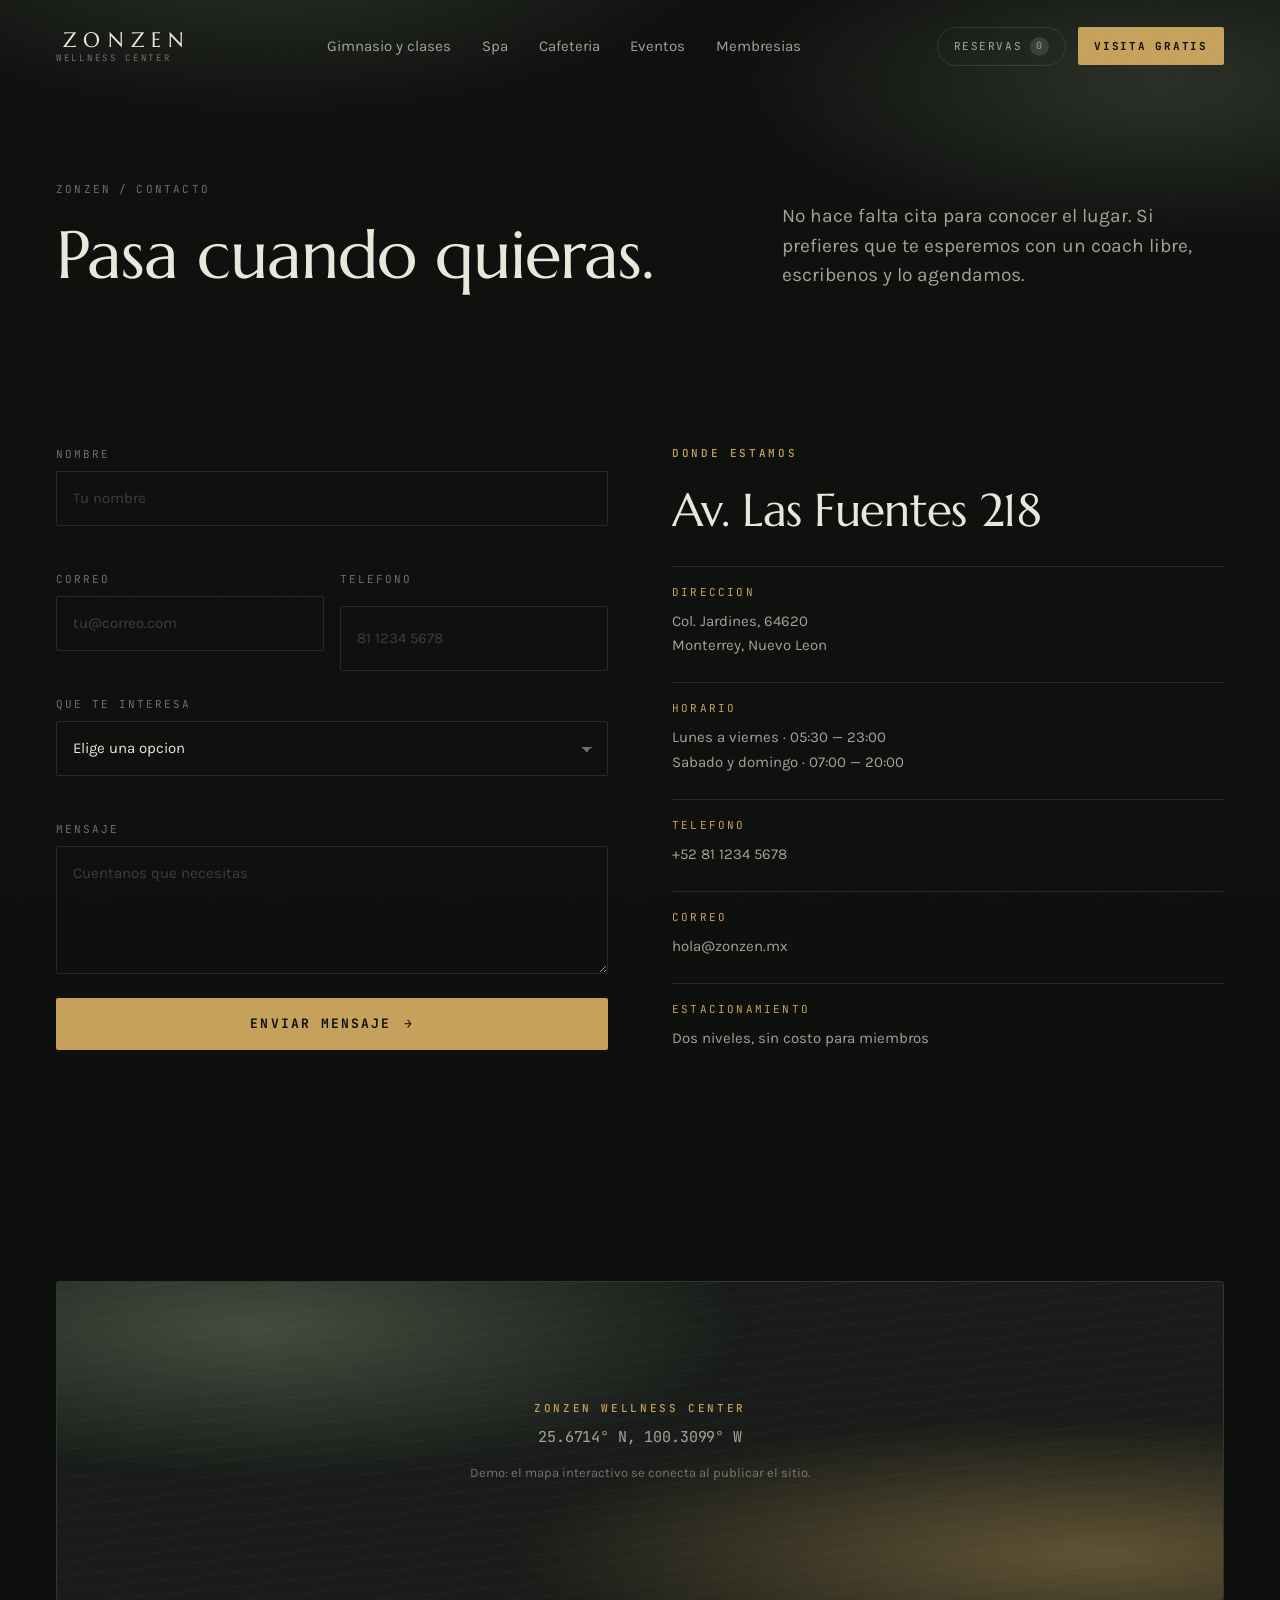
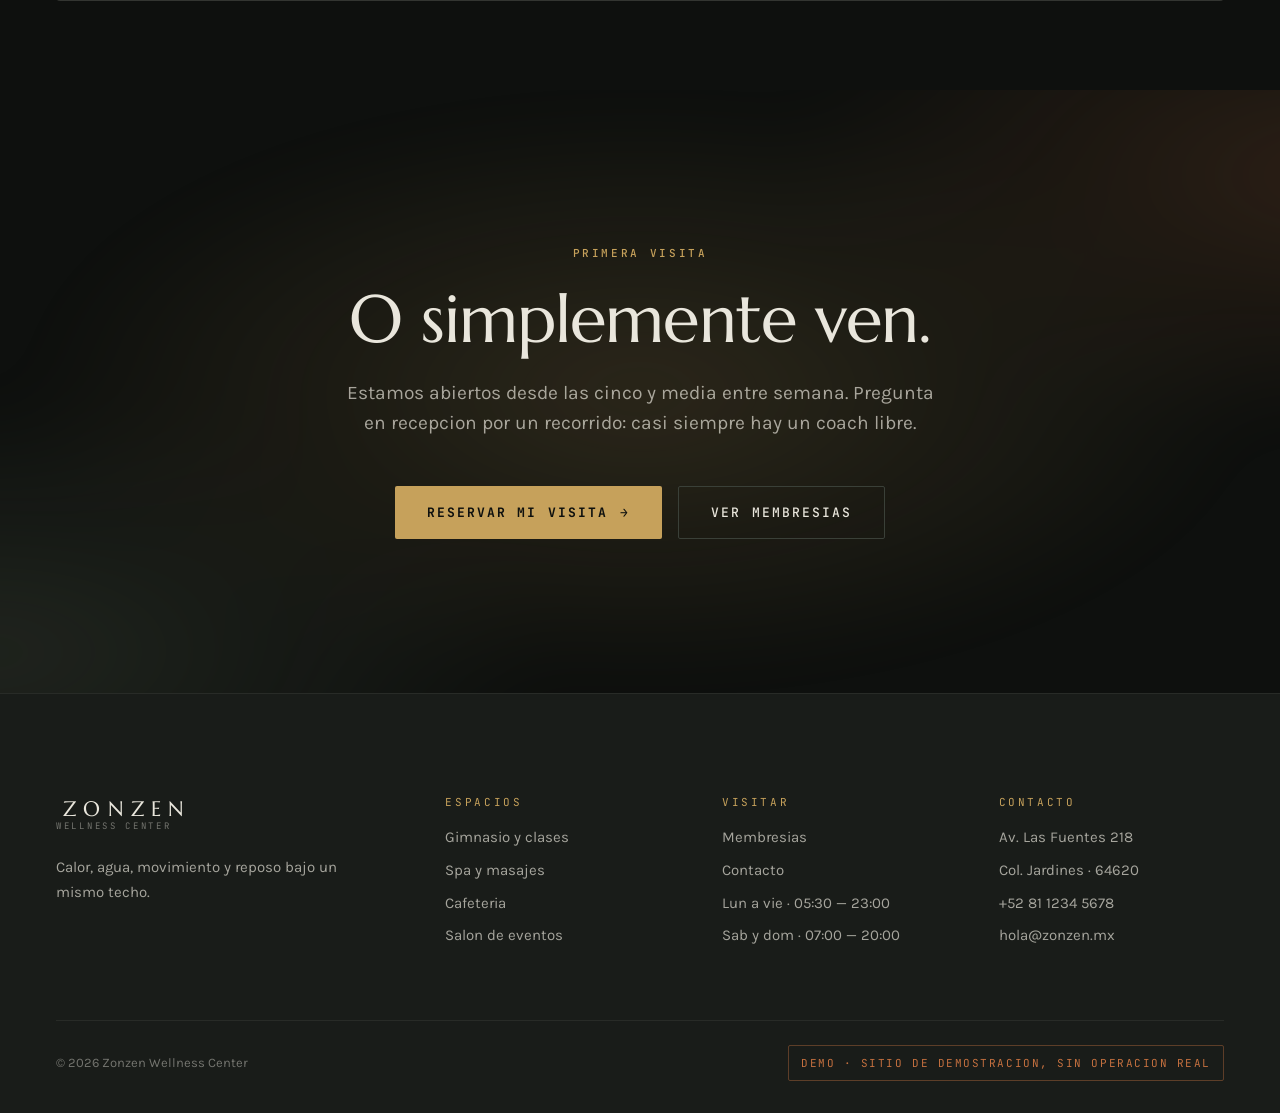
<file: contacto.html>
<!DOCTYPE html>
<html lang="es-MX">
<head>
<meta charset="utf-8">
<meta name="viewport" content="width=device-width, initial-scale=1">
<title>Contacto &middot; Zonzen</title>
<meta name="description" content="Agenda tu visita o escribenos. Av. Las Fuentes 218, Col. Jardines.">
<link rel="preconnect" href="https://fonts.googleapis.com">
<link rel="preconnect" href="https://fonts.gstatic.com" crossorigin>
<link href="https://fonts.googleapis.com/css2?family=Marcellus&family=Karla:wght@400;500;700&family=JetBrains+Mono:wght@400;500;700&display=swap" rel="stylesheet">
<link rel="stylesheet" href="css/base.css">
<link rel="stylesheet" href="css/layout.css">
<link rel="stylesheet" href="css/components.css">
</head>
<body>

<a class="saltar" href="#principal">Saltar al contenido</a>

<header class="cabecera">
  <div class="contenedor cabecera__barra">
    <a class="marca" href="index.html">
      <span class="marca__nombre">ZONZEN</span>
      <span class="marca__tipo">Wellness Center</span>
    </a>

    <nav class="nav" aria-label="Principal">
      <a class="nav__enlace" href="gimnasio.html">Gimnasio y clases</a>
      <a class="nav__enlace" href="spa.html">Spa</a>
      <a class="nav__enlace" href="cafeteria.html">Cafeteria</a>
      <a class="nav__enlace" href="eventos.html">Eventos</a>
      <a class="nav__enlace" href="membresias.html">Membresias</a>
    </nav>

    <div class="cabecera__acciones">
      <button class="contador solo-escritorio" type="button" data-contador>
        <span>Reservas</span>
        <span class="contador__num">0</span>
      </button>
      <a class="btn btn--primario btn--pequeno solo-escritorio" href="contacto.html">
        <span class="btn__texto">Visita gratis</span>
      </a>
      <button class="hamburguesa" type="button" aria-expanded="false" aria-controls="menu-movil" aria-label="Abrir menu">
        <span></span><span></span><span></span>
      </button>
    </div>
  </div>
</header>

<div class="nav-movil" id="menu-movil">
  <a class="nav-movil__enlace" href="gimnasio.html"><span>Gimnasio y clases</span><span class="nav-movil__clave">Fuerza</span></a>
  <a class="nav-movil__enlace" href="spa.html"><span>Spa</span><span class="nav-movil__clave">Reposo</span></a>
  <a class="nav-movil__enlace" href="cafeteria.html"><span>Cafeteria</span><span class="nav-movil__clave">Mesa</span></a>
  <a class="nav-movil__enlace" href="eventos.html"><span>Eventos</span><span class="nav-movil__clave">Salon</span></a>
  <a class="nav-movil__enlace" href="membresias.html"><span>Membresias</span><span class="nav-movil__clave">Planes</span></a>
  <a class="nav-movil__enlace" href="contacto.html"><span>Contacto</span><span class="nav-movil__clave">Visita</span></a>

  <div class="nav-movil__pie">
    <button class="contador" type="button" data-contador>
      <span>Mis reservas</span>
      <span class="contador__num">0</span>
    </button>
  </div>
</div>

<main id="principal">

  <section class="portico" style="--ambiente:var(--salvia)">
    <div class="portico__campo" aria-hidden="true"></div>
    <div class="contenedor">
      <div class="portico__rejilla">
        <div>
          <nav class="portico__migas" aria-label="Ruta">
            <a href="index.html">Zonzen</a>
            <span aria-hidden="true">/</span>
            <span>Contacto</span>
          </nav>
          <h1 class="portico__titulo entra" data-entrada="120">Pasa cuando quieras.</h1>
        </div>
        <p class="guia entra" data-entrada="260">No hace falta cita para conocer el lugar. Si prefieres que te esperemos con un coach libre, escribenos y lo agendamos.</p>
      </div>
    </div>
  </section>

  <section class="seccion">
    <div class="contenedor">
      <div class="partido" data-form-bloque>
        <div data-revelar="0">
          <form class="formulario" data-form-demo novalidate>
            <div class="campo-form">
              <label class="etiqueta-form" for="ct-nombre">Nombre</label>
              <input class="entrada" type="text" id="ct-nombre" name="nombre" placeholder="Tu nombre" required minlength="2">
              <span class="error-form" data-error="nombre"></span>
            </div>

            <div class="campo-form campo-form--doble">
              <div class="campo-form">
                <label class="etiqueta-form" for="ct-correo">Correo</label>
                <input class="entrada" type="email" id="ct-correo" name="correo" placeholder="tu@correo.com" required>
                <span class="error-form" data-error="correo"></span>
              </div>
              <div class="campo-form">
                <label class="etiqueta-form" for="ct-tel">Telefono</label>
                <input class="entrada" type="tel" id="ct-tel" name="telefono" placeholder="81 1234 5678">
              </div>
            </div>

            <div class="campo-form">
              <label class="etiqueta-form" for="ct-interes">Que te interesa</label>
              <select class="entrada" id="ct-interes" name="interes" required>
                <option value="">Elige una opcion</option>
                <option>Membresia</option>
                <option>Clases</option>
                <option>Spa y masajes</option>
                <option>Salon de eventos</option>
                <option>Otra cosa</option>
              </select>
              <span class="error-form" data-error="interes"></span>
            </div>

            <div class="campo-form">
              <label class="etiqueta-form" for="ct-mensaje">Mensaje</label>
              <textarea class="entrada" id="ct-mensaje" name="mensaje" placeholder="Cuentanos que necesitas"></textarea>
            </div>

            <button class="btn btn--primario btn--ancho" type="submit">
              <span class="btn__texto">Enviar mensaje</span>
              <span class="btn__flecha" aria-hidden="true">&rarr;</span>
            </button>
          </form>

          <div data-form-respuesta></div>
        </div>

        <div data-revelar="1">
          <span class="clave seccion__clave clave--oro">Donde estamos</span>
          <h2 style="margin-bottom:var(--e6)">Av. Las Fuentes 218</h2>

          <div class="dato-bloque">
            <span class="dato-bloque__clave">Direccion</span>
            <p class="dato-bloque__valor">Col. Jardines, 64620<br>Monterrey, Nuevo Leon</p>
          </div>

          <div class="dato-bloque">
            <span class="dato-bloque__clave">Horario</span>
            <p class="dato-bloque__valor">
              Lunes a viernes &middot; 05:30 &mdash; 23:00<br>
              Sabado y domingo &middot; 07:00 &mdash; 20:00
            </p>
          </div>

          <div class="dato-bloque">
            <span class="dato-bloque__clave">Telefono</span>
            <p class="dato-bloque__valor"><a href="tel:+528112345678">+52 81 1234 5678</a></p>
          </div>

          <div class="dato-bloque">
            <span class="dato-bloque__clave">Correo</span>
            <p class="dato-bloque__valor"><a href="mailto:hola@zonzen.mx">hola@zonzen.mx</a></p>
          </div>

          <div class="dato-bloque">
            <span class="dato-bloque__clave">Estacionamiento</span>
            <p class="dato-bloque__valor">Dos niveles, sin costo para miembros</p>
          </div>
        </div>
      </div>
    </div>
  </section>

  <section class="seccion seccion--compacta">
    <div class="contenedor">
      <div class="mapa campo" style="--tono:var(--salvia);--tono-2:var(--oro)" data-revelar="0">
        <div style="position:relative;z-index:2">
          <span class="mapa__pin" aria-hidden="true"></span>
          <p class="clave clave--oro" style="margin-bottom:var(--e2)">Zonzen Wellness Center</p>
          <p class="dato" style="font-size:var(--fs-sm);color:var(--vapor-medio)">
            25.6714&deg; N, 100.3099&deg; W
          </p>
          <p style="font-size:var(--fs-xs);color:var(--vapor-tenue);margin-top:var(--e3)">
            Demo: el mapa interactivo se conecta al publicar el sitio.
          </p>
        </div>
      </div>
    </div>
  </section>

  <section class="cierre">
    <div class="cierre__campo" aria-hidden="true"></div>
    <div class="contenedor contenedor--angosto">
      <span class="clave clave--oro" data-revelar="0" style="margin-bottom:var(--e5)">Primera visita</span>
      <h2 class="cierre__titulo" data-revelar="1">O simplemente ven.</h2>
      <p class="guia" style="margin-inline:auto" data-revelar="2">Estamos abiertos desde las cinco y media entre semana. Pregunta en recepcion por un recorrido: casi siempre hay un coach libre.</p>
      <div class="cierre__acciones" data-revelar="3">
        <button class="btn btn--primario" type="button"
                data-reservar data-tipo="Visita guiada"
                data-titulo="Recorrido por Zonzen"
                data-glosa="Cuarenta minutos con un coach: conoces las cuatro areas y pruebas el circuito.">
          <span class="btn__texto">Reservar mi visita</span>
          <span class="btn__flecha" aria-hidden="true">&rarr;</span>
        </button>
        <a class="btn btn--fantasma" href="membresias.html">
          <span class="btn__texto">Ver membresias</span>
        </a>
      </div>
    </div>
  </section>
</main>

<footer class="pie">
  <div class="contenedor">
    <div class="pie__rejilla">
      <div>
        <a class="marca" href="index.html">
          <span class="marca__nombre">ZONZEN</span>
          <span class="marca__tipo">Wellness Center</span>
        </a>
        <p class="prosa" style="margin-top:var(--e5);font-size:var(--fs-sm)">
          Calor, agua, movimiento y reposo bajo un mismo techo.
        </p>
      </div>

      <div>
        <h3 class="pie__titulo">Espacios</h3>
        <div class="pie__lista">
          <a href="gimnasio.html">Gimnasio y clases</a>
          <a href="spa.html">Spa y masajes</a>
          <a href="cafeteria.html">Cafeteria</a>
          <a href="eventos.html">Salon de eventos</a>
        </div>
      </div>

      <div>
        <h3 class="pie__titulo">Visitar</h3>
        <div class="pie__lista">
          <a href="membresias.html">Membresias</a>
          <a href="contacto.html">Contacto</a>
          <span>Lun a vie &middot; 05:30 &mdash; 23:00</span>
          <span>Sab y dom &middot; 07:00 &mdash; 20:00</span>
        </div>
      </div>

      <div>
        <h3 class="pie__titulo">Contacto</h3>
        <div class="pie__lista">
          <span>Av. Las Fuentes 218</span>
          <span>Col. Jardines &middot; 64620</span>
          <a href="tel:+528112345678">+52 81 1234 5678</a>
          <a href="mailto:hola@zonzen.mx">hola@zonzen.mx</a>
        </div>
      </div>
    </div>

    <div class="pie__base">
      <span>&copy; 2026 Zonzen Wellness Center</span>
      <span class="pie__aviso">Demo &middot; sitio de demostracion, sin operacion real</span>
    </div>
  </div>
</footer>

<script src="js/datos.js"></script>
<script src="js/main.js"></script>

</body>
</html>
</file>
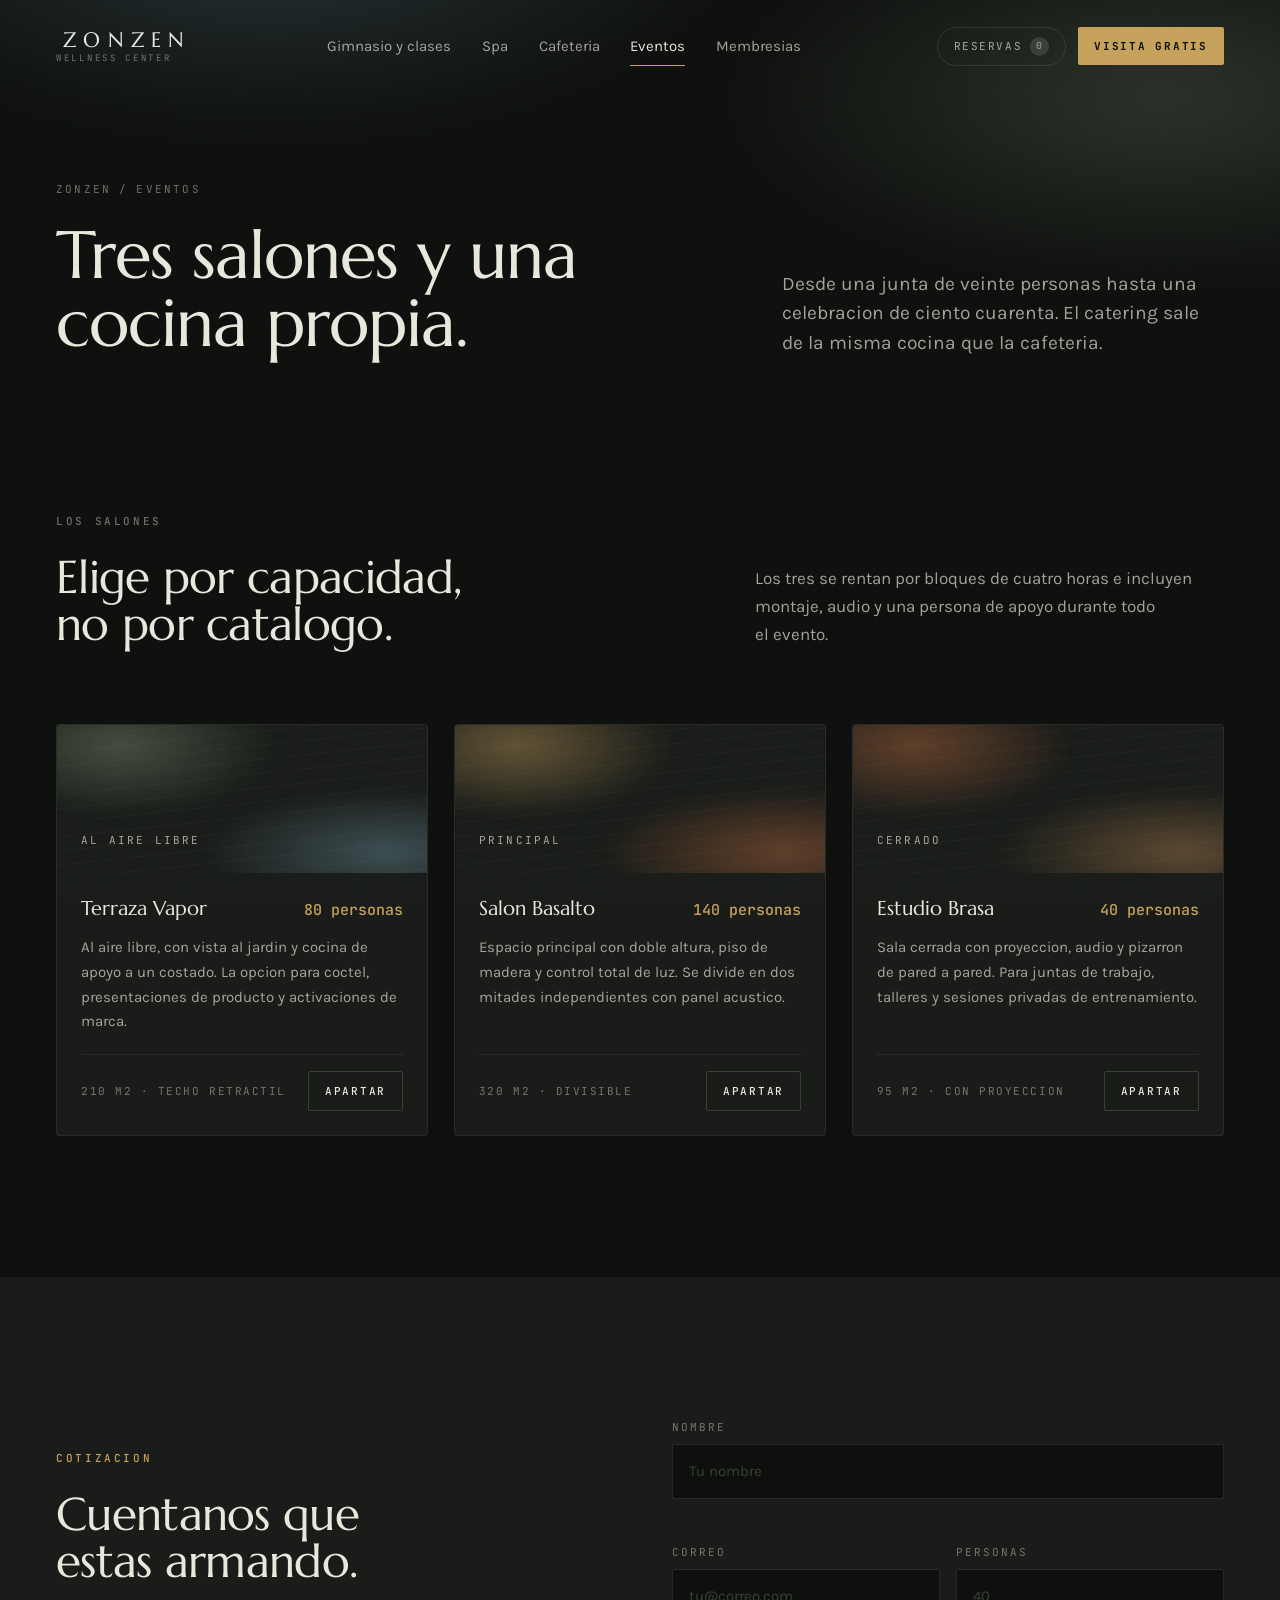
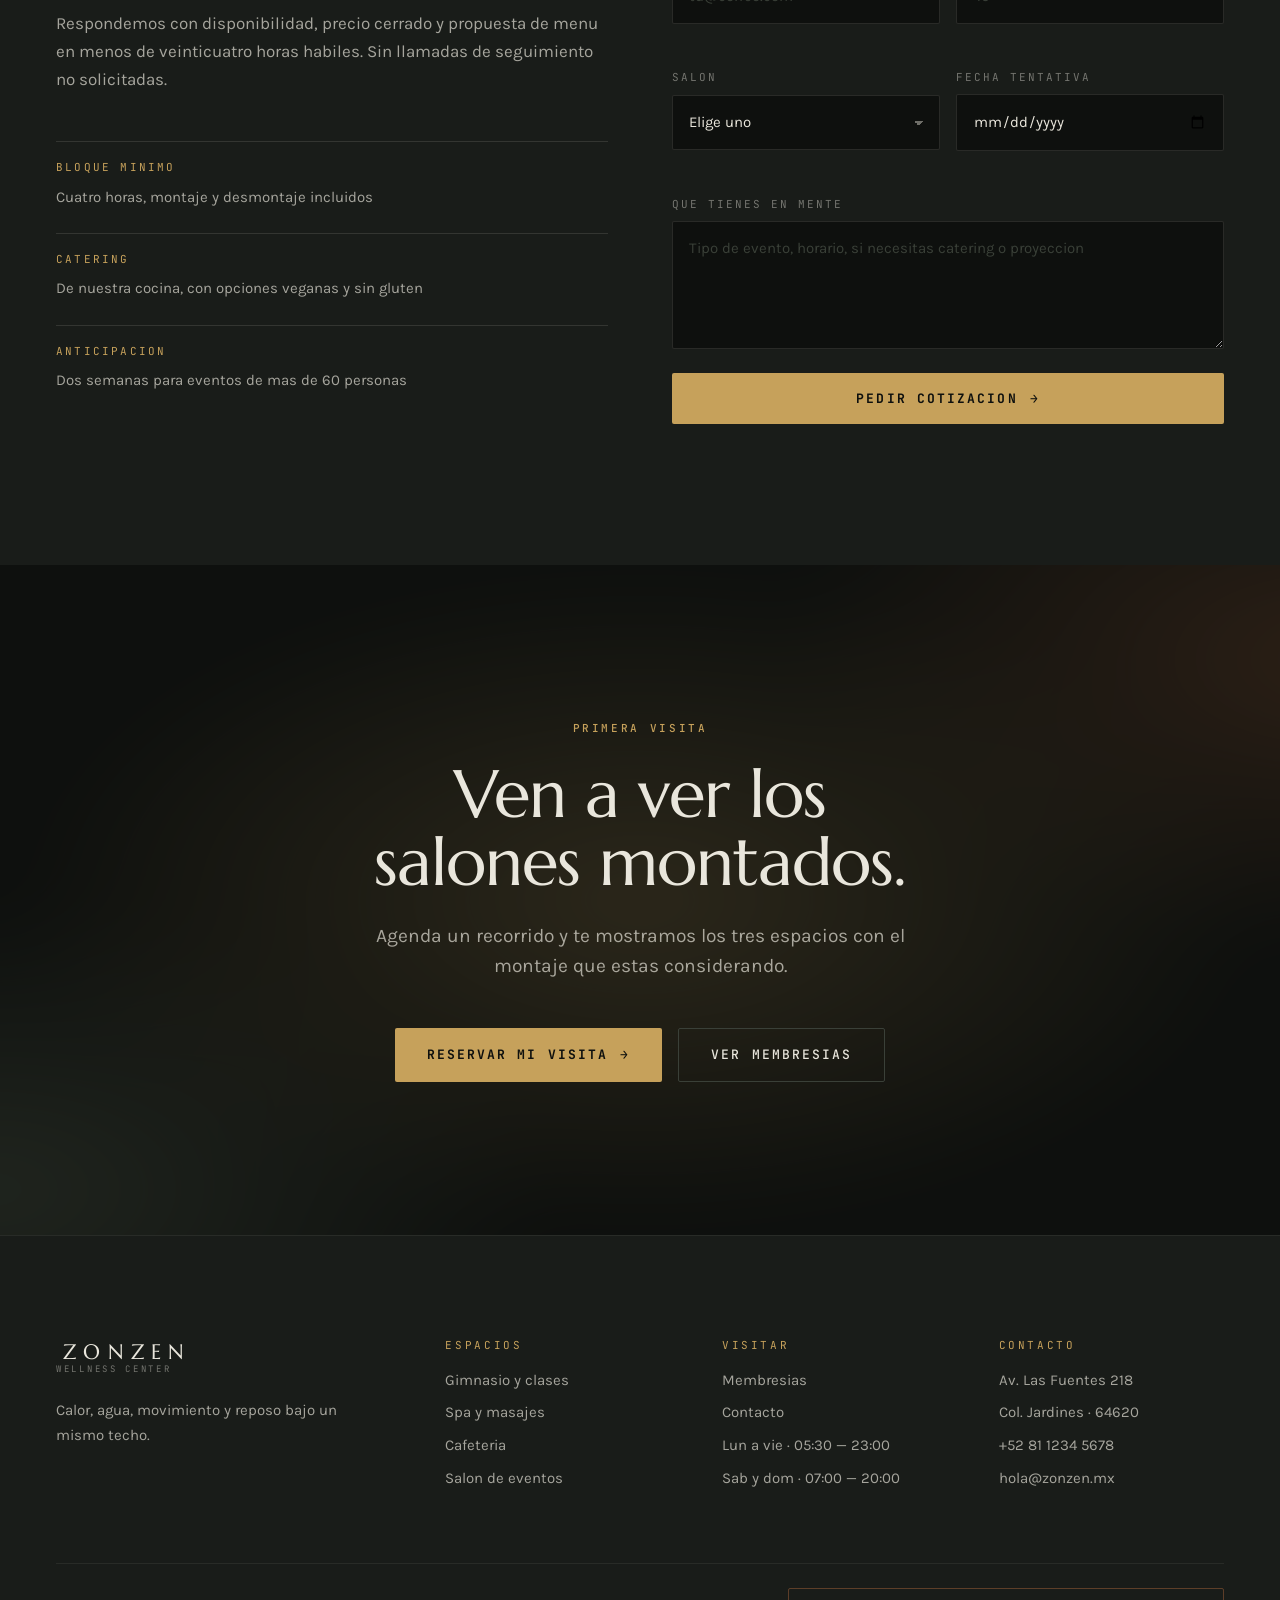
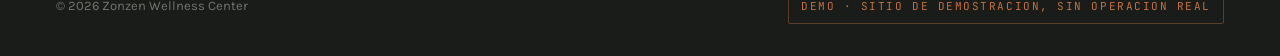
<file: eventos.html>
<!DOCTYPE html>
<html lang="es-MX">
<head>
<meta charset="utf-8">
<meta name="viewport" content="width=device-width, initial-scale=1">
<title>Salon de eventos &middot; Zonzen</title>
<meta name="description" content="Tres espacios para juntas, talleres y celebraciones, de 40 a 140 personas, con catering de nuestra cocina.">
<link rel="preconnect" href="https://fonts.googleapis.com">
<link rel="preconnect" href="https://fonts.gstatic.com" crossorigin>
<link href="https://fonts.googleapis.com/css2?family=Marcellus&family=Karla:wght@400;500;700&family=JetBrains+Mono:wght@400;500;700&display=swap" rel="stylesheet">
<link rel="stylesheet" href="css/base.css">
<link rel="stylesheet" href="css/layout.css">
<link rel="stylesheet" href="css/components.css">
</head>
<body>

<a class="saltar" href="#principal">Saltar al contenido</a>

<header class="cabecera">
  <div class="contenedor cabecera__barra">
    <a class="marca" href="index.html">
      <span class="marca__nombre">ZONZEN</span>
      <span class="marca__tipo">Wellness Center</span>
    </a>

    <nav class="nav" aria-label="Principal">
      <a class="nav__enlace" href="gimnasio.html">Gimnasio y clases</a>
      <a class="nav__enlace" href="spa.html">Spa</a>
      <a class="nav__enlace" href="cafeteria.html">Cafeteria</a>
      <a class="nav__enlace" href="eventos.html" aria-current="page">Eventos</a>
      <a class="nav__enlace" href="membresias.html">Membresias</a>
    </nav>

    <div class="cabecera__acciones">
      <button class="contador solo-escritorio" type="button" data-contador>
        <span>Reservas</span>
        <span class="contador__num">0</span>
      </button>
      <a class="btn btn--primario btn--pequeno solo-escritorio" href="contacto.html">
        <span class="btn__texto">Visita gratis</span>
      </a>
      <button class="hamburguesa" type="button" aria-expanded="false" aria-controls="menu-movil" aria-label="Abrir menu">
        <span></span><span></span><span></span>
      </button>
    </div>
  </div>
</header>

<div class="nav-movil" id="menu-movil">
  <a class="nav-movil__enlace" href="gimnasio.html"><span>Gimnasio y clases</span><span class="nav-movil__clave">Fuerza</span></a>
  <a class="nav-movil__enlace" href="spa.html"><span>Spa</span><span class="nav-movil__clave">Reposo</span></a>
  <a class="nav-movil__enlace" href="cafeteria.html"><span>Cafeteria</span><span class="nav-movil__clave">Mesa</span></a>
  <a class="nav-movil__enlace" href="eventos.html"><span>Eventos</span><span class="nav-movil__clave">Salon</span></a>
  <a class="nav-movil__enlace" href="membresias.html"><span>Membresias</span><span class="nav-movil__clave">Planes</span></a>
  <a class="nav-movil__enlace" href="contacto.html"><span>Contacto</span><span class="nav-movil__clave">Visita</span></a>

  <div class="nav-movil__pie">
    <button class="contador" type="button" data-contador>
      <span>Mis reservas</span>
      <span class="contador__num">0</span>
    </button>
  </div>
</div>

<main id="principal">

  <section class="portico" style="--ambiente:#6E93A0">
    <div class="portico__campo" aria-hidden="true"></div>
    <div class="contenedor">
      <div class="portico__rejilla">
        <div>
          <nav class="portico__migas" aria-label="Ruta">
            <a href="index.html">Zonzen</a>
            <span aria-hidden="true">/</span>
            <span>Eventos</span>
          </nav>
          <h1 class="portico__titulo entra" data-entrada="120">Tres salones y una cocina propia.</h1>
        </div>
        <p class="guia entra" data-entrada="260">Desde una junta de veinte personas hasta una celebracion de ciento cuarenta. El catering sale de la misma cocina que la cafeteria.</p>
      </div>
    </div>
  </section>

  <section class="seccion">
    <div class="contenedor">
      <header class="seccion__cabecera seccion__cabecera--partida" data-revelar="0">
        <div>
          <span class="clave seccion__clave">Los salones</span>
          <h2>Elige por capacidad, no por catalogo.</h2>
        </div>
        <p class="prosa">
          Los tres se rentan por bloques de cuatro horas e incluyen montaje, audio y
          una persona de apoyo durante todo el evento.
        </p>
      </header>

      <div class="rejilla rejilla--3">
        <article class="ficha" style="--tono:var(--salvia)" data-revelar="0">
          <div class="ficha__campo campo" style="--tono:var(--salvia);--tono-2:#6E93A0" aria-hidden="true">
            <span class="campo__marca">Al aire libre</span>
          </div>
          <div class="ficha__cuerpo">
            <div class="ficha__alto">
              <h3 class="ficha__titulo">Terraza Vapor</h3>
              <span class="ficha__precio">80 personas</span>
            </div>
            <p class="ficha__texto">
              Al aire libre, con vista al jardin y cocina de apoyo a un costado.
              La opcion para coctel, presentaciones de producto y activaciones de marca.
            </p>
            <div class="ficha__pie">
              <span class="ficha__duracion">210 m2 &middot; techo retractil</span>
              <button class="btn btn--fantasma btn--pequeno" type="button"
                      data-reservar data-tipo="Evento"
                      data-titulo="Terraza Vapor"
                      data-glosa="Hasta 80 personas. Bloque de cuatro horas con montaje incluido.">
                <span class="btn__texto">Apartar</span>
              </button>
            </div>
          </div>
        </article>

        <article class="ficha" style="--tono:var(--oro)" data-revelar="1">
          <div class="ficha__campo campo" style="--tono:var(--oro);--tono-2:var(--brasa)" aria-hidden="true">
            <span class="campo__marca">Principal</span>
          </div>
          <div class="ficha__cuerpo">
            <div class="ficha__alto">
              <h3 class="ficha__titulo">Salon Basalto</h3>
              <span class="ficha__precio">140 personas</span>
            </div>
            <p class="ficha__texto">
              Espacio principal con doble altura, piso de madera y control total de luz.
              Se divide en dos mitades independientes con panel acustico.
            </p>
            <div class="ficha__pie">
              <span class="ficha__duracion">320 m2 &middot; divisible</span>
              <button class="btn btn--fantasma btn--pequeno" type="button"
                      data-reservar data-tipo="Evento"
                      data-titulo="Salon Basalto"
                      data-glosa="Hasta 140 personas. Bloque de cuatro horas con montaje incluido.">
                <span class="btn__texto">Apartar</span>
              </button>
            </div>
          </div>
        </article>

        <article class="ficha" style="--tono:var(--brasa)" data-revelar="2">
          <div class="ficha__campo campo" style="--tono:var(--brasa);--tono-2:#B98652" aria-hidden="true">
            <span class="campo__marca">Cerrado</span>
          </div>
          <div class="ficha__cuerpo">
            <div class="ficha__alto">
              <h3 class="ficha__titulo">Estudio Brasa</h3>
              <span class="ficha__precio">40 personas</span>
            </div>
            <p class="ficha__texto">
              Sala cerrada con proyeccion, audio y pizarron de pared a pared.
              Para juntas de trabajo, talleres y sesiones privadas de entrenamiento.
            </p>
            <div class="ficha__pie">
              <span class="ficha__duracion">95 m2 &middot; con proyeccion</span>
              <button class="btn btn--fantasma btn--pequeno" type="button"
                      data-reservar data-tipo="Evento"
                      data-titulo="Estudio Brasa"
                      data-glosa="Hasta 40 personas. Bloque de cuatro horas con montaje incluido.">
                <span class="btn__texto">Apartar</span>
              </button>
            </div>
          </div>
        </article>
      </div>
    </div>
  </section>

  <section class="seccion seccion--basalto">
    <div class="contenedor">
      <div class="partido" data-form-bloque>
        <div data-revelar="0">
          <span class="clave seccion__clave clave--oro">Cotizacion</span>
          <h2>Cuentanos que estas armando.</h2>
          <p class="prosa" style="margin-top:var(--e5)">
            Respondemos con disponibilidad, precio cerrado y propuesta de menu en menos
            de veinticuatro horas habiles. Sin llamadas de seguimiento no solicitadas.
          </p>

          <div style="margin-top:var(--e7)">
            <div class="dato-bloque">
              <span class="dato-bloque__clave">Bloque minimo</span>
              <p class="dato-bloque__valor">Cuatro horas, montaje y desmontaje incluidos</p>
            </div>
            <div class="dato-bloque">
              <span class="dato-bloque__clave">Catering</span>
              <p class="dato-bloque__valor">De nuestra cocina, con opciones veganas y sin gluten</p>
            </div>
            <div class="dato-bloque">
              <span class="dato-bloque__clave">Anticipacion</span>
              <p class="dato-bloque__valor">Dos semanas para eventos de mas de 60 personas</p>
            </div>
          </div>
        </div>

        <div data-revelar="1">
          <form class="formulario" data-form-demo novalidate>
            <div class="campo-form">
              <label class="etiqueta-form" for="ev-nombre">Nombre</label>
              <input class="entrada" type="text" id="ev-nombre" name="nombre" placeholder="Tu nombre" required minlength="2">
              <span class="error-form" data-error="nombre"></span>
            </div>

            <div class="campo-form campo-form--doble">
              <div class="campo-form">
                <label class="etiqueta-form" for="ev-correo">Correo</label>
                <input class="entrada" type="email" id="ev-correo" name="correo" placeholder="tu@correo.com" required>
                <span class="error-form" data-error="correo"></span>
              </div>
              <div class="campo-form">
                <label class="etiqueta-form" for="ev-personas">Personas</label>
                <input class="entrada" type="number" id="ev-personas" name="personas" placeholder="40" min="10" max="140" required>
                <span class="error-form" data-error="personas"></span>
              </div>
            </div>

            <div class="campo-form campo-form--doble">
              <div class="campo-form">
                <label class="etiqueta-form" for="ev-salon">Salon</label>
                <select class="entrada" id="ev-salon" name="salon" required>
                  <option value="">Elige uno</option>
                  <option>Terraza Vapor</option>
                  <option>Salon Basalto</option>
                  <option>Estudio Brasa</option>
                  <option>No estoy seguro</option>
                </select>
                <span class="error-form" data-error="salon"></span>
              </div>
              <div class="campo-form">
                <label class="etiqueta-form" for="ev-fecha">Fecha tentativa</label>
                <input class="entrada" type="date" id="ev-fecha" name="fecha" required>
                <span class="error-form" data-error="fecha"></span>
              </div>
            </div>

            <div class="campo-form">
              <label class="etiqueta-form" for="ev-detalle">Que tienes en mente</label>
              <textarea class="entrada" id="ev-detalle" name="detalle" placeholder="Tipo de evento, horario, si necesitas catering o proyeccion"></textarea>
            </div>

            <button class="btn btn--primario btn--ancho" type="submit">
              <span class="btn__texto">Pedir cotizacion</span>
              <span class="btn__flecha" aria-hidden="true">&rarr;</span>
            </button>
          </form>

          <div data-form-respuesta></div>
        </div>
      </div>
    </div>
  </section>

  <section class="cierre">
    <div class="cierre__campo" aria-hidden="true"></div>
    <div class="contenedor contenedor--angosto">
      <span class="clave clave--oro" data-revelar="0" style="margin-bottom:var(--e5)">Primera visita</span>
      <h2 class="cierre__titulo" data-revelar="1">Ven a ver los salones montados.</h2>
      <p class="guia" style="margin-inline:auto" data-revelar="2">Agenda un recorrido y te mostramos los tres espacios con el montaje que estas considerando.</p>
      <div class="cierre__acciones" data-revelar="3">
        <button class="btn btn--primario" type="button"
                data-reservar data-tipo="Visita guiada"
                data-titulo="Recorrido de salones"
                data-glosa="Treinta minutos para ver los tres espacios y revisar propuesta de menu.">
          <span class="btn__texto">Reservar mi visita</span>
          <span class="btn__flecha" aria-hidden="true">&rarr;</span>
        </button>
        <a class="btn btn--fantasma" href="membresias.html">
          <span class="btn__texto">Ver membresias</span>
        </a>
      </div>
    </div>
  </section>
</main>

<footer class="pie">
  <div class="contenedor">
    <div class="pie__rejilla">
      <div>
        <a class="marca" href="index.html">
          <span class="marca__nombre">ZONZEN</span>
          <span class="marca__tipo">Wellness Center</span>
        </a>
        <p class="prosa" style="margin-top:var(--e5);font-size:var(--fs-sm)">
          Calor, agua, movimiento y reposo bajo un mismo techo.
        </p>
      </div>

      <div>
        <h3 class="pie__titulo">Espacios</h3>
        <div class="pie__lista">
          <a href="gimnasio.html">Gimnasio y clases</a>
          <a href="spa.html">Spa y masajes</a>
          <a href="cafeteria.html">Cafeteria</a>
          <a href="eventos.html">Salon de eventos</a>
        </div>
      </div>

      <div>
        <h3 class="pie__titulo">Visitar</h3>
        <div class="pie__lista">
          <a href="membresias.html">Membresias</a>
          <a href="contacto.html">Contacto</a>
          <span>Lun a vie &middot; 05:30 &mdash; 23:00</span>
          <span>Sab y dom &middot; 07:00 &mdash; 20:00</span>
        </div>
      </div>

      <div>
        <h3 class="pie__titulo">Contacto</h3>
        <div class="pie__lista">
          <span>Av. Las Fuentes 218</span>
          <span>Col. Jardines &middot; 64620</span>
          <a href="tel:+528112345678">+52 81 1234 5678</a>
          <a href="mailto:hola@zonzen.mx">hola@zonzen.mx</a>
        </div>
      </div>
    </div>

    <div class="pie__base">
      <span>&copy; 2026 Zonzen Wellness Center</span>
      <span class="pie__aviso">Demo &middot; sitio de demostracion, sin operacion real</span>
    </div>
  </div>
</footer>

<script src="js/datos.js"></script>
<script src="js/main.js"></script>

</body>
</html>
</file>
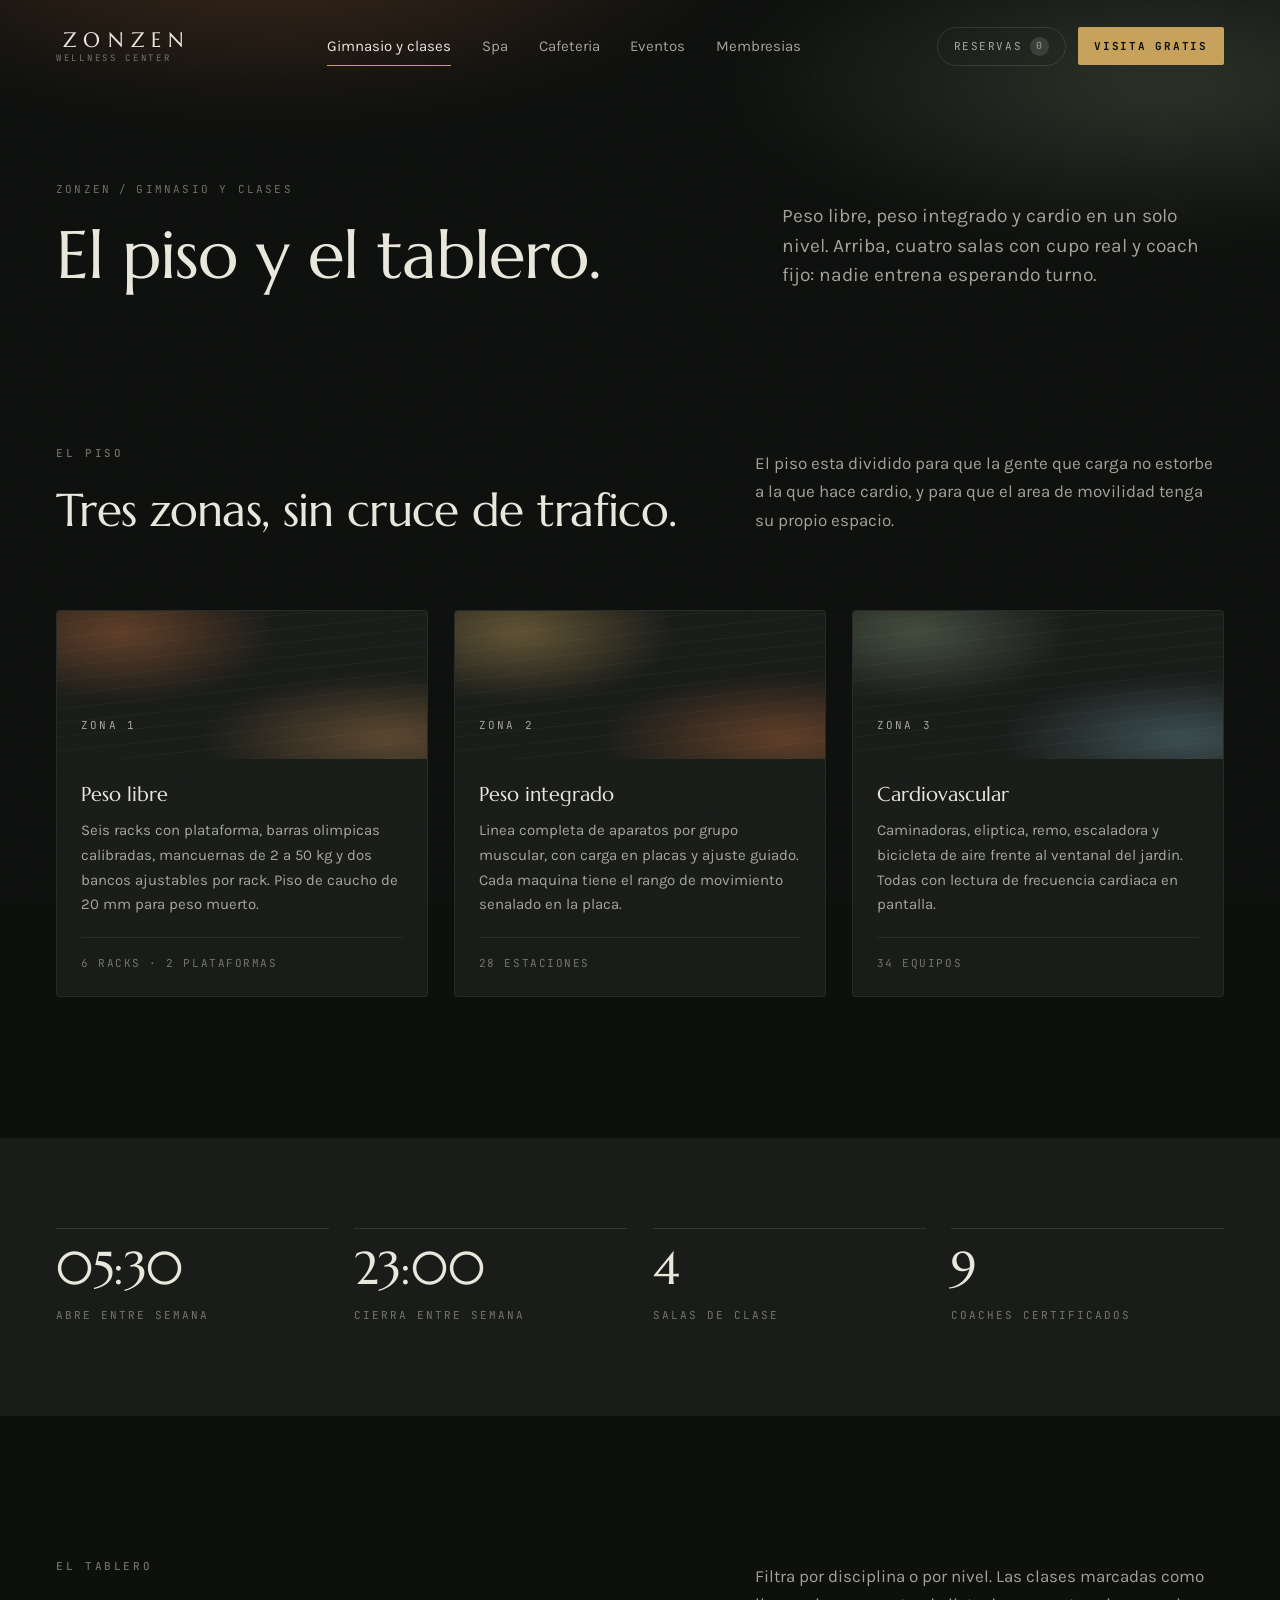
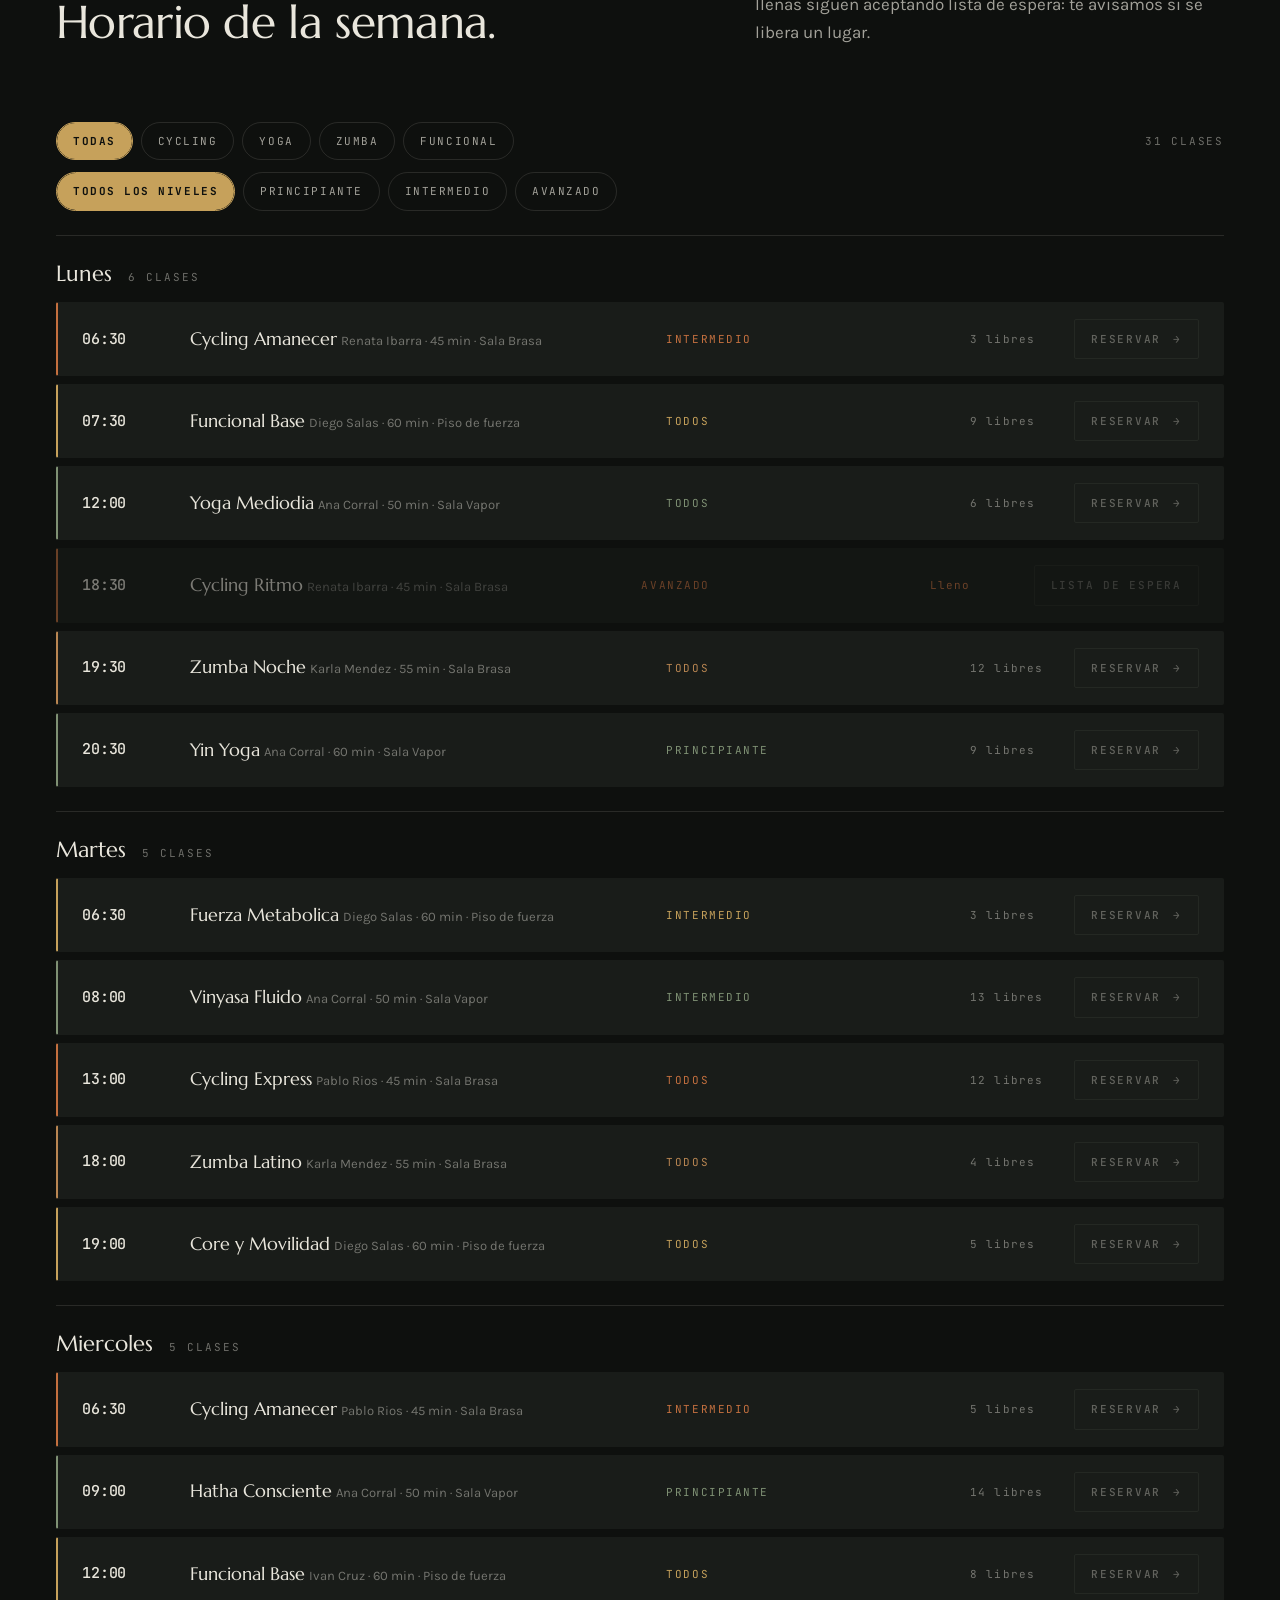
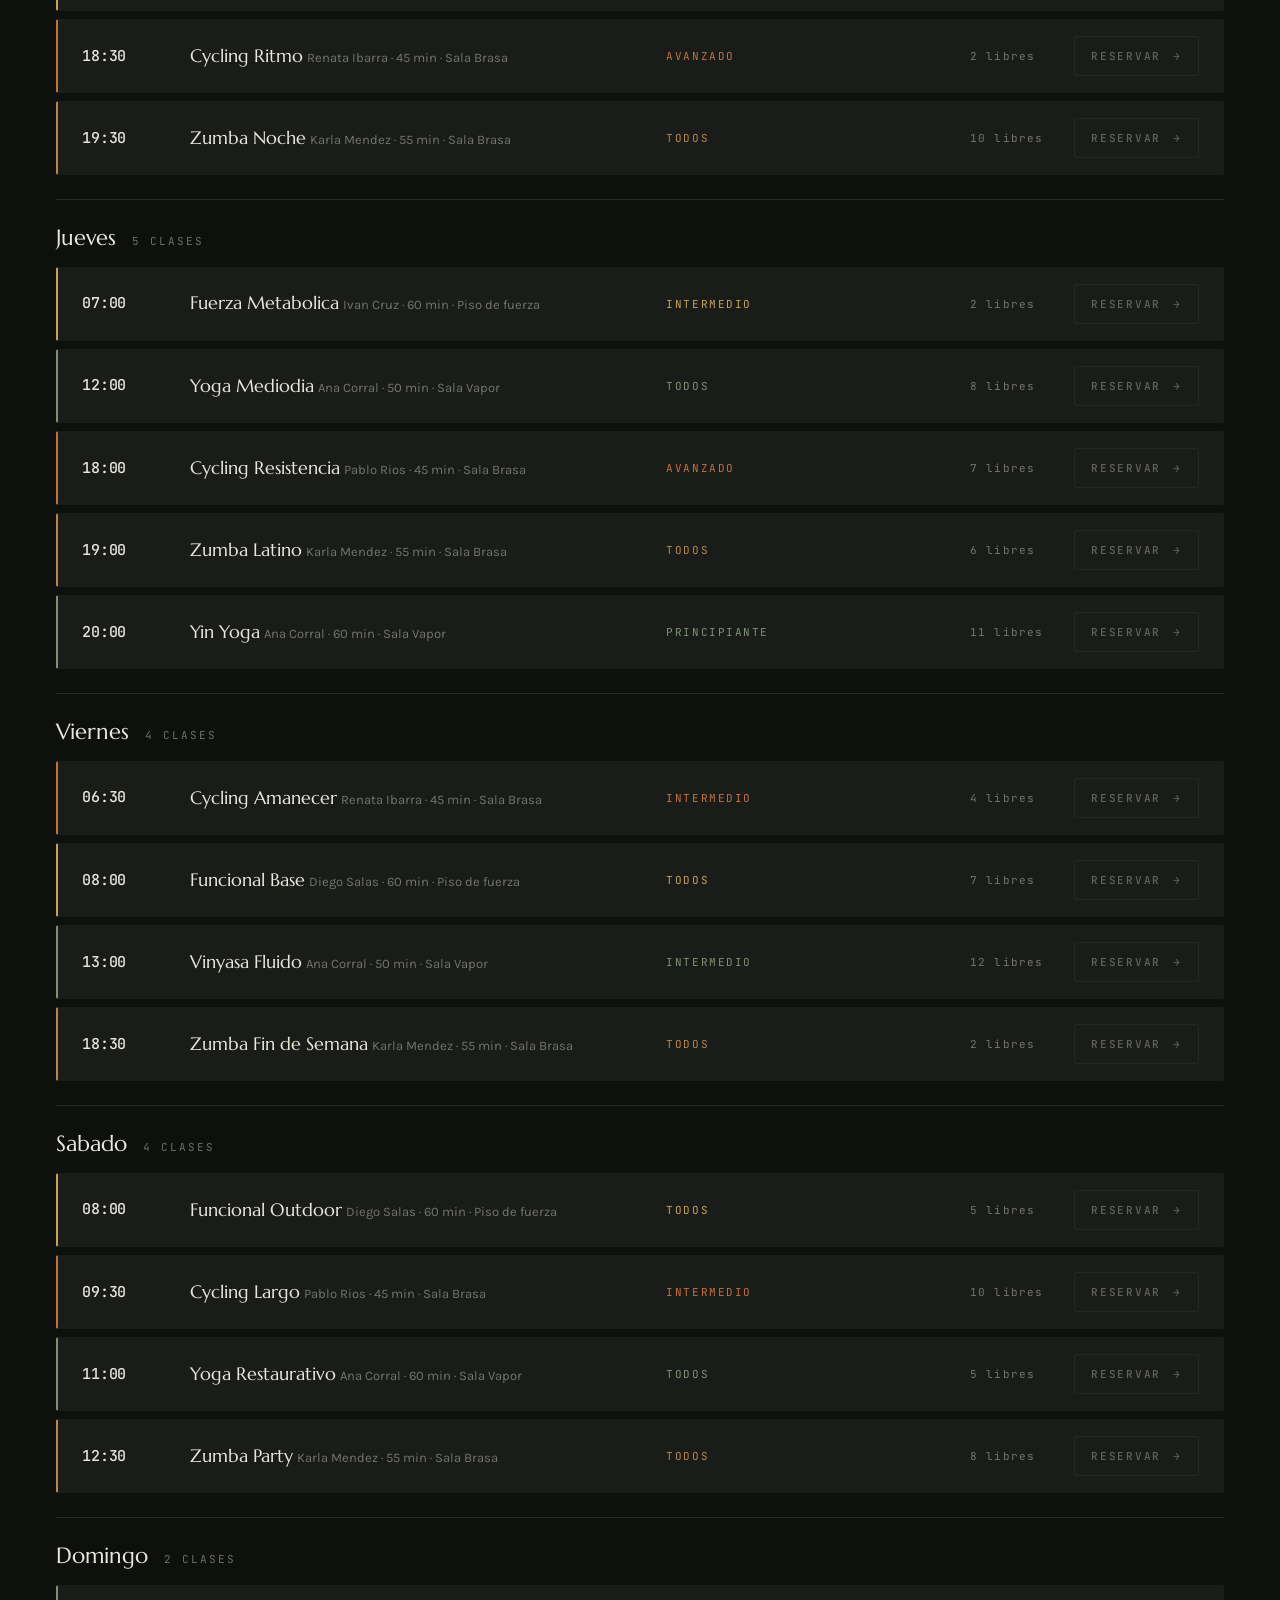
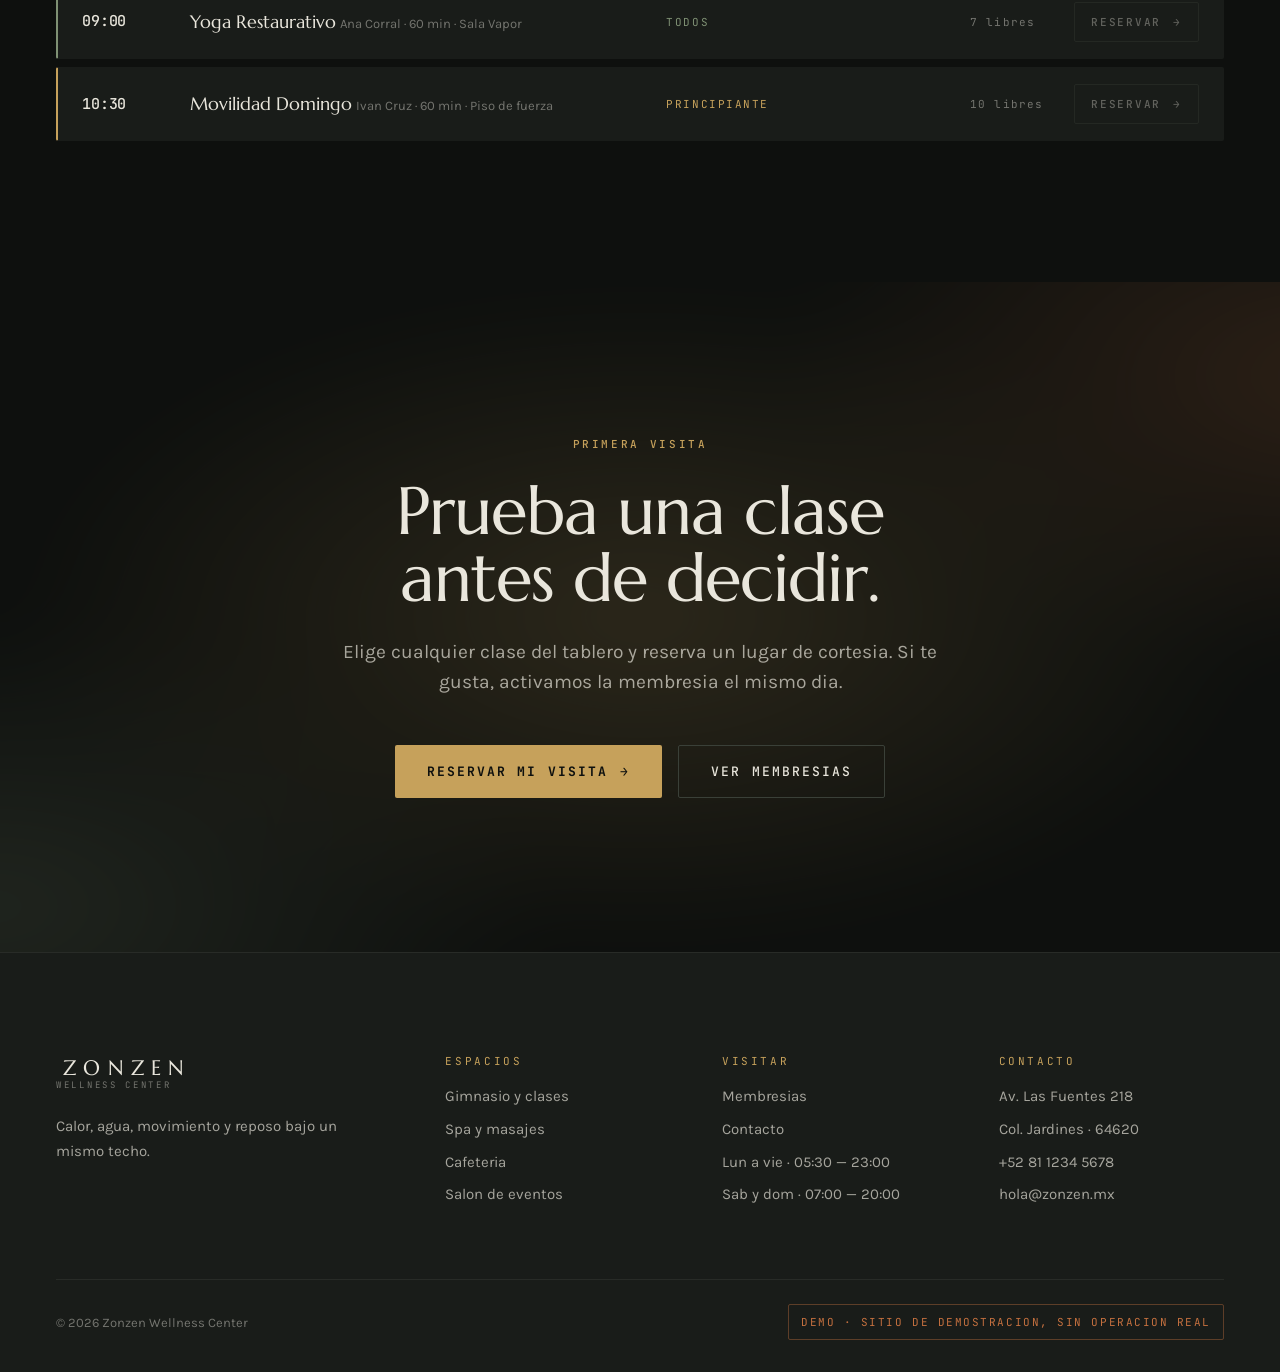
<file: gimnasio.html>
<!DOCTYPE html>
<html lang="es-MX">
<head>
<meta charset="utf-8">
<meta name="viewport" content="width=device-width, initial-scale=1">
<title>Gimnasio y clases &middot; Zonzen</title>
<meta name="description" content="Peso libre, peso integrado, cardio y 32 clases por semana: cycling, yoga, zumba y funcional.">
<link rel="preconnect" href="https://fonts.googleapis.com">
<link rel="preconnect" href="https://fonts.gstatic.com" crossorigin>
<link href="https://fonts.googleapis.com/css2?family=Marcellus&family=Karla:wght@400;500;700&family=JetBrains+Mono:wght@400;500;700&display=swap" rel="stylesheet">
<link rel="stylesheet" href="css/base.css">
<link rel="stylesheet" href="css/layout.css">
<link rel="stylesheet" href="css/components.css">
</head>
<body>

<a class="saltar" href="#principal">Saltar al contenido</a>

<header class="cabecera">
  <div class="contenedor cabecera__barra">
    <a class="marca" href="index.html">
      <span class="marca__nombre">ZONZEN</span>
      <span class="marca__tipo">Wellness Center</span>
    </a>

    <nav class="nav" aria-label="Principal">
      <a class="nav__enlace" href="gimnasio.html" aria-current="page">Gimnasio y clases</a>
      <a class="nav__enlace" href="spa.html">Spa</a>
      <a class="nav__enlace" href="cafeteria.html">Cafeteria</a>
      <a class="nav__enlace" href="eventos.html">Eventos</a>
      <a class="nav__enlace" href="membresias.html">Membresias</a>
    </nav>

    <div class="cabecera__acciones">
      <button class="contador solo-escritorio" type="button" data-contador>
        <span>Reservas</span>
        <span class="contador__num">0</span>
      </button>
      <a class="btn btn--primario btn--pequeno solo-escritorio" href="contacto.html">
        <span class="btn__texto">Visita gratis</span>
      </a>
      <button class="hamburguesa" type="button" aria-expanded="false" aria-controls="menu-movil" aria-label="Abrir menu">
        <span></span><span></span><span></span>
      </button>
    </div>
  </div>
</header>

<div class="nav-movil" id="menu-movil">
  <a class="nav-movil__enlace" href="gimnasio.html"><span>Gimnasio y clases</span><span class="nav-movil__clave">Fuerza</span></a>
  <a class="nav-movil__enlace" href="spa.html"><span>Spa</span><span class="nav-movil__clave">Reposo</span></a>
  <a class="nav-movil__enlace" href="cafeteria.html"><span>Cafeteria</span><span class="nav-movil__clave">Mesa</span></a>
  <a class="nav-movil__enlace" href="eventos.html"><span>Eventos</span><span class="nav-movil__clave">Salon</span></a>
  <a class="nav-movil__enlace" href="membresias.html"><span>Membresias</span><span class="nav-movil__clave">Planes</span></a>
  <a class="nav-movil__enlace" href="contacto.html"><span>Contacto</span><span class="nav-movil__clave">Visita</span></a>

  <div class="nav-movil__pie">
    <button class="contador" type="button" data-contador>
      <span>Mis reservas</span>
      <span class="contador__num">0</span>
    </button>
  </div>
</div>

<main id="principal">

  <section class="portico" style="--ambiente:var(--brasa)">
    <div class="portico__campo" aria-hidden="true"></div>
    <div class="contenedor">
      <div class="portico__rejilla">
        <div>
          <nav class="portico__migas" aria-label="Ruta">
            <a href="index.html">Zonzen</a>
            <span aria-hidden="true">/</span>
            <span>Gimnasio y clases</span>
          </nav>
          <h1 class="portico__titulo entra" data-entrada="120">El piso y el tablero.</h1>
        </div>
        <p class="guia entra" data-entrada="260">Peso libre, peso integrado y cardio en un solo nivel. Arriba, cuatro salas con cupo real y coach fijo: nadie entrena esperando turno.</p>
      </div>
    </div>
  </section>

  <section class="seccion">
    <div class="contenedor">
      <header class="seccion__cabecera seccion__cabecera--partida" data-revelar="0">
        <div>
          <span class="clave seccion__clave">El piso</span>
          <h2>Tres zonas, sin cruce de trafico.</h2>
        </div>
        <p class="prosa">
          El piso esta dividido para que la gente que carga no estorbe a la que hace
          cardio, y para que el area de movilidad tenga su propio espacio.
        </p>
      </header>

      <div class="rejilla rejilla--3">
        <article class="ficha" style="--tono:var(--brasa)" data-revelar="0">
          <div class="ficha__campo campo" style="--tono:var(--brasa);--tono-2:#B98652" aria-hidden="true">
            <span class="campo__marca">Zona 1</span>
          </div>
          <div class="ficha__cuerpo">
            <div class="ficha__alto"><h3 class="ficha__titulo">Peso libre</h3></div>
            <p class="ficha__texto">
              Seis racks con plataforma, barras olimpicas calibradas, mancuernas de 2 a 50 kg
              y dos bancos ajustables por rack. Piso de caucho de 20 mm para peso muerto.
            </p>
            <div class="ficha__pie">
              <span class="ficha__duracion">6 racks &middot; 2 plataformas</span>
            </div>
          </div>
        </article>

        <article class="ficha" style="--tono:var(--oro)" data-revelar="1">
          <div class="ficha__campo campo" style="--tono:var(--oro);--tono-2:var(--brasa)" aria-hidden="true">
            <span class="campo__marca">Zona 2</span>
          </div>
          <div class="ficha__cuerpo">
            <div class="ficha__alto"><h3 class="ficha__titulo">Peso integrado</h3></div>
            <p class="ficha__texto">
              Linea completa de aparatos por grupo muscular, con carga en placas y ajuste
              guiado. Cada maquina tiene el rango de movimiento senalado en la placa.
            </p>
            <div class="ficha__pie">
              <span class="ficha__duracion">28 estaciones</span>
            </div>
          </div>
        </article>

        <article class="ficha" style="--tono:var(--salvia)" data-revelar="2">
          <div class="ficha__campo campo" style="--tono:var(--salvia);--tono-2:#6E93A0" aria-hidden="true">
            <span class="campo__marca">Zona 3</span>
          </div>
          <div class="ficha__cuerpo">
            <div class="ficha__alto"><h3 class="ficha__titulo">Cardiovascular</h3></div>
            <p class="ficha__texto">
              Caminadoras, eliptica, remo, escaladora y bicicleta de aire frente al ventanal
              del jardin. Todas con lectura de frecuencia cardiaca en pantalla.
            </p>
            <div class="ficha__pie">
              <span class="ficha__duracion">34 equipos</span>
            </div>
          </div>
        </article>
      </div>
    </div>
  </section>

  <section class="seccion seccion--compacta seccion--basalto">
    <div class="contenedor">
      <div class="rejilla rejilla--4">
        <div class="cifra" data-revelar="0">
          <span class="cifra__valor dato">05:30</span>
          <span class="cifra__etiqueta">Abre entre semana</span>
        </div>
        <div class="cifra" data-revelar="1">
          <span class="cifra__valor dato">23:00</span>
          <span class="cifra__etiqueta">Cierra entre semana</span>
        </div>
        <div class="cifra" data-revelar="2">
          <span class="cifra__valor dato">4</span>
          <span class="cifra__etiqueta">Salas de clase</span>
        </div>
        <div class="cifra" data-revelar="3">
          <span class="cifra__valor dato">9</span>
          <span class="cifra__etiqueta">Coaches certificados</span>
        </div>
      </div>
    </div>
  </section>

  <section class="seccion" id="horario">
    <div class="contenedor">
      <header class="seccion__cabecera seccion__cabecera--partida" data-revelar="0">
        <div>
          <span class="clave seccion__clave">El tablero</span>
          <h2>Horario de la semana.</h2>
        </div>
        <p class="prosa">
          Filtra por disciplina o por nivel. Las clases marcadas como llenas siguen
          aceptando lista de espera: te avisamos si se libera un lugar.
        </p>
      </header>

      <div data-revelar="0" style="margin-bottom:var(--e5)">
        <div class="filtros">
          <button class="filtro" type="button" data-filtro-disciplina="todas" aria-pressed="true">Todas</button>
          <button class="filtro" type="button" data-filtro-disciplina="cycling" aria-pressed="false">Cycling</button>
          <button class="filtro" type="button" data-filtro-disciplina="yoga" aria-pressed="false">Yoga</button>
          <button class="filtro" type="button" data-filtro-disciplina="zumba" aria-pressed="false">Zumba</button>
          <button class="filtro" type="button" data-filtro-disciplina="funcional" aria-pressed="false">Funcional</button>
          <span class="filtros__cuenta" data-horario-cuenta></span>
        </div>

        <div class="filtros" style="margin-top:var(--e3)">
          <button class="filtro" type="button" data-filtro-nivel="todos" aria-pressed="true">Todos los niveles</button>
          <button class="filtro" type="button" data-filtro-nivel="principiante" aria-pressed="false">Principiante</button>
          <button class="filtro" type="button" data-filtro-nivel="intermedio" aria-pressed="false">Intermedio</button>
          <button class="filtro" type="button" data-filtro-nivel="avanzado" aria-pressed="false">Avanzado</button>
        </div>
      </div>

      <div class="horario" data-horario data-revelar="1"></div>
    </div>
  </section>

  <section class="cierre">
    <div class="cierre__campo" aria-hidden="true"></div>
    <div class="contenedor contenedor--angosto">
      <span class="clave clave--oro" data-revelar="0" style="margin-bottom:var(--e5)">Primera visita</span>
      <h2 class="cierre__titulo" data-revelar="1">Prueba una clase antes de decidir.</h2>
      <p class="guia" style="margin-inline:auto" data-revelar="2">Elige cualquier clase del tablero y reserva un lugar de cortesia. Si te gusta, activamos la membresia el mismo dia.</p>
      <div class="cierre__acciones" data-revelar="3">
        <button class="btn btn--primario" type="button"
                data-reservar data-tipo="Visita guiada"
                data-titulo="Clase de prueba"
                data-glosa="Elige la disciplina y el horario. Llega quince minutos antes para la valoracion.">
          <span class="btn__texto">Reservar mi visita</span>
          <span class="btn__flecha" aria-hidden="true">&rarr;</span>
        </button>
        <a class="btn btn--fantasma" href="membresias.html">
          <span class="btn__texto">Ver membresias</span>
        </a>
      </div>
    </div>
  </section>
</main>

<footer class="pie">
  <div class="contenedor">
    <div class="pie__rejilla">
      <div>
        <a class="marca" href="index.html">
          <span class="marca__nombre">ZONZEN</span>
          <span class="marca__tipo">Wellness Center</span>
        </a>
        <p class="prosa" style="margin-top:var(--e5);font-size:var(--fs-sm)">
          Calor, agua, movimiento y reposo bajo un mismo techo.
        </p>
      </div>

      <div>
        <h3 class="pie__titulo">Espacios</h3>
        <div class="pie__lista">
          <a href="gimnasio.html">Gimnasio y clases</a>
          <a href="spa.html">Spa y masajes</a>
          <a href="cafeteria.html">Cafeteria</a>
          <a href="eventos.html">Salon de eventos</a>
        </div>
      </div>

      <div>
        <h3 class="pie__titulo">Visitar</h3>
        <div class="pie__lista">
          <a href="membresias.html">Membresias</a>
          <a href="contacto.html">Contacto</a>
          <span>Lun a vie &middot; 05:30 &mdash; 23:00</span>
          <span>Sab y dom &middot; 07:00 &mdash; 20:00</span>
        </div>
      </div>

      <div>
        <h3 class="pie__titulo">Contacto</h3>
        <div class="pie__lista">
          <span>Av. Las Fuentes 218</span>
          <span>Col. Jardines &middot; 64620</span>
          <a href="tel:+528112345678">+52 81 1234 5678</a>
          <a href="mailto:hola@zonzen.mx">hola@zonzen.mx</a>
        </div>
      </div>
    </div>

    <div class="pie__base">
      <span>&copy; 2026 Zonzen Wellness Center</span>
      <span class="pie__aviso">Demo &middot; sitio de demostracion, sin operacion real</span>
    </div>
  </div>
</footer>

<script src="js/datos.js"></script>
<script src="js/main.js"></script>
<script src="js/horario.js"></script>
</body>
</html>
</file>
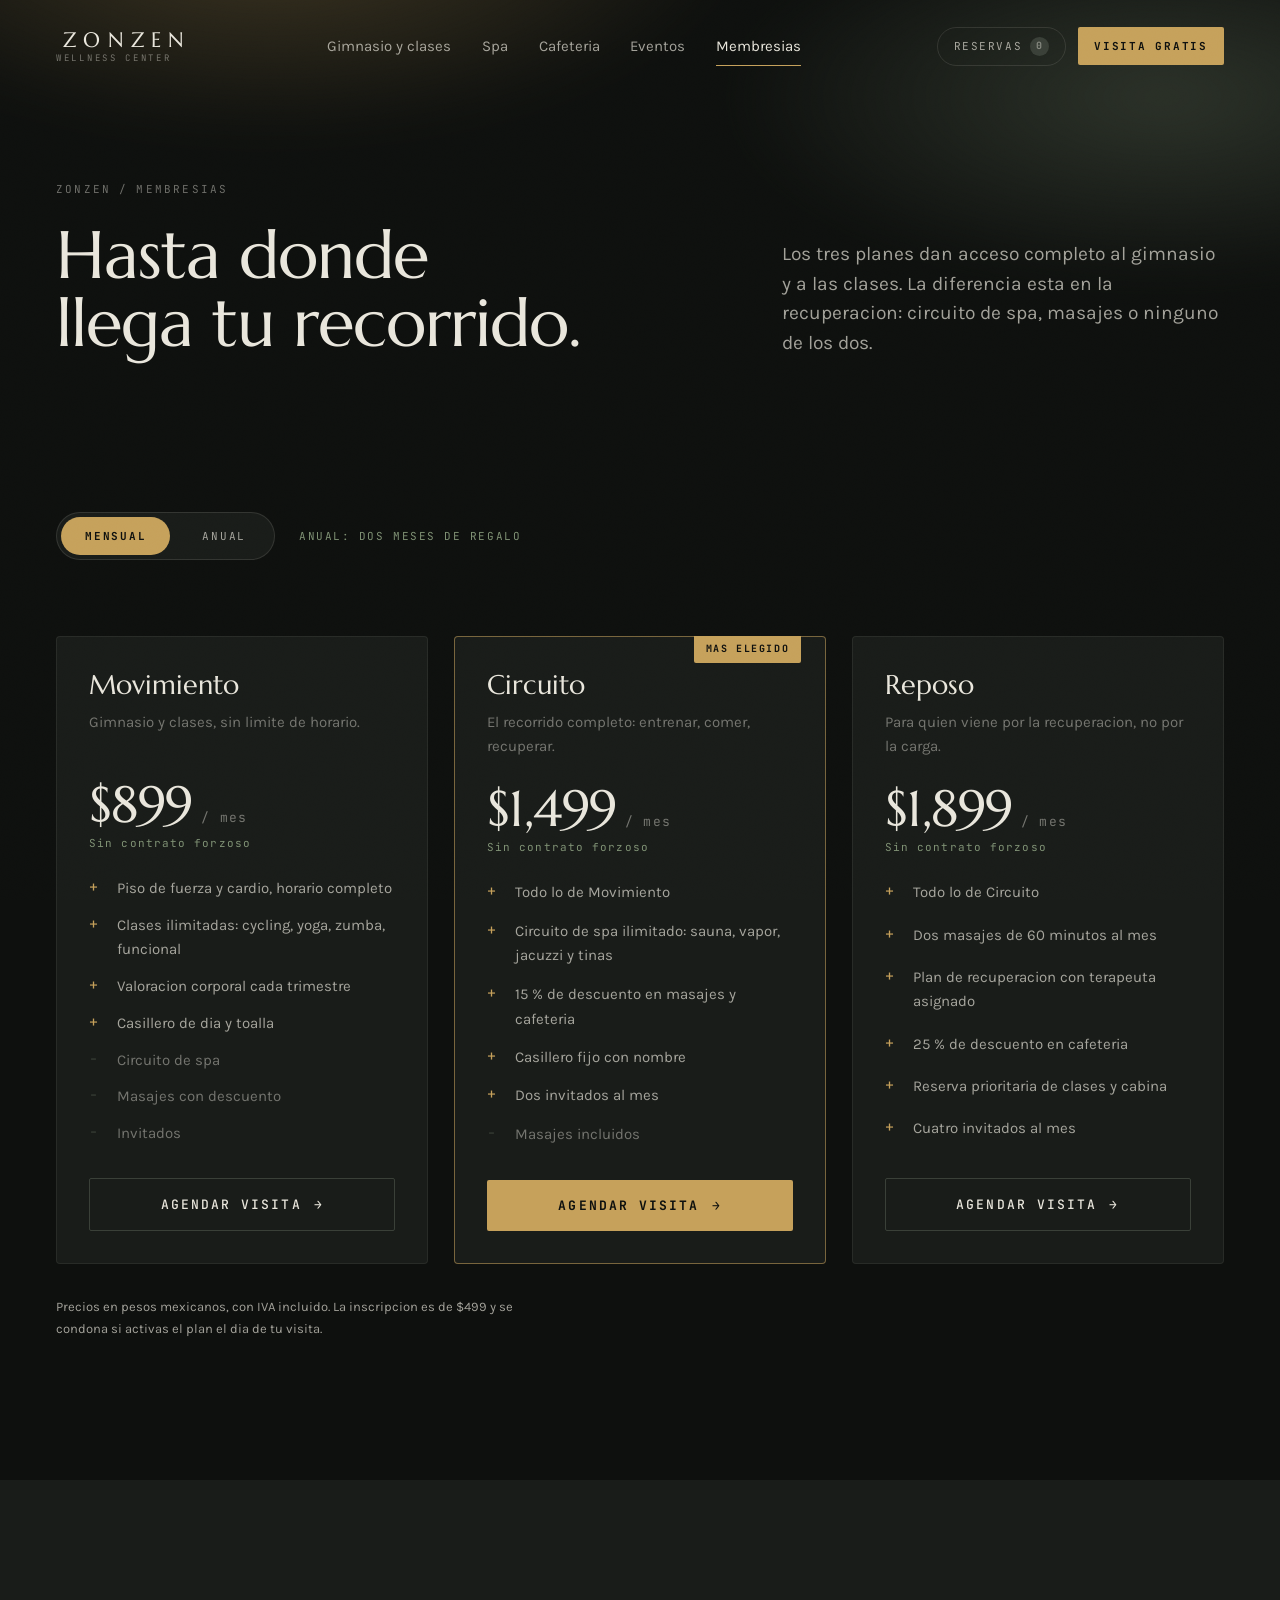
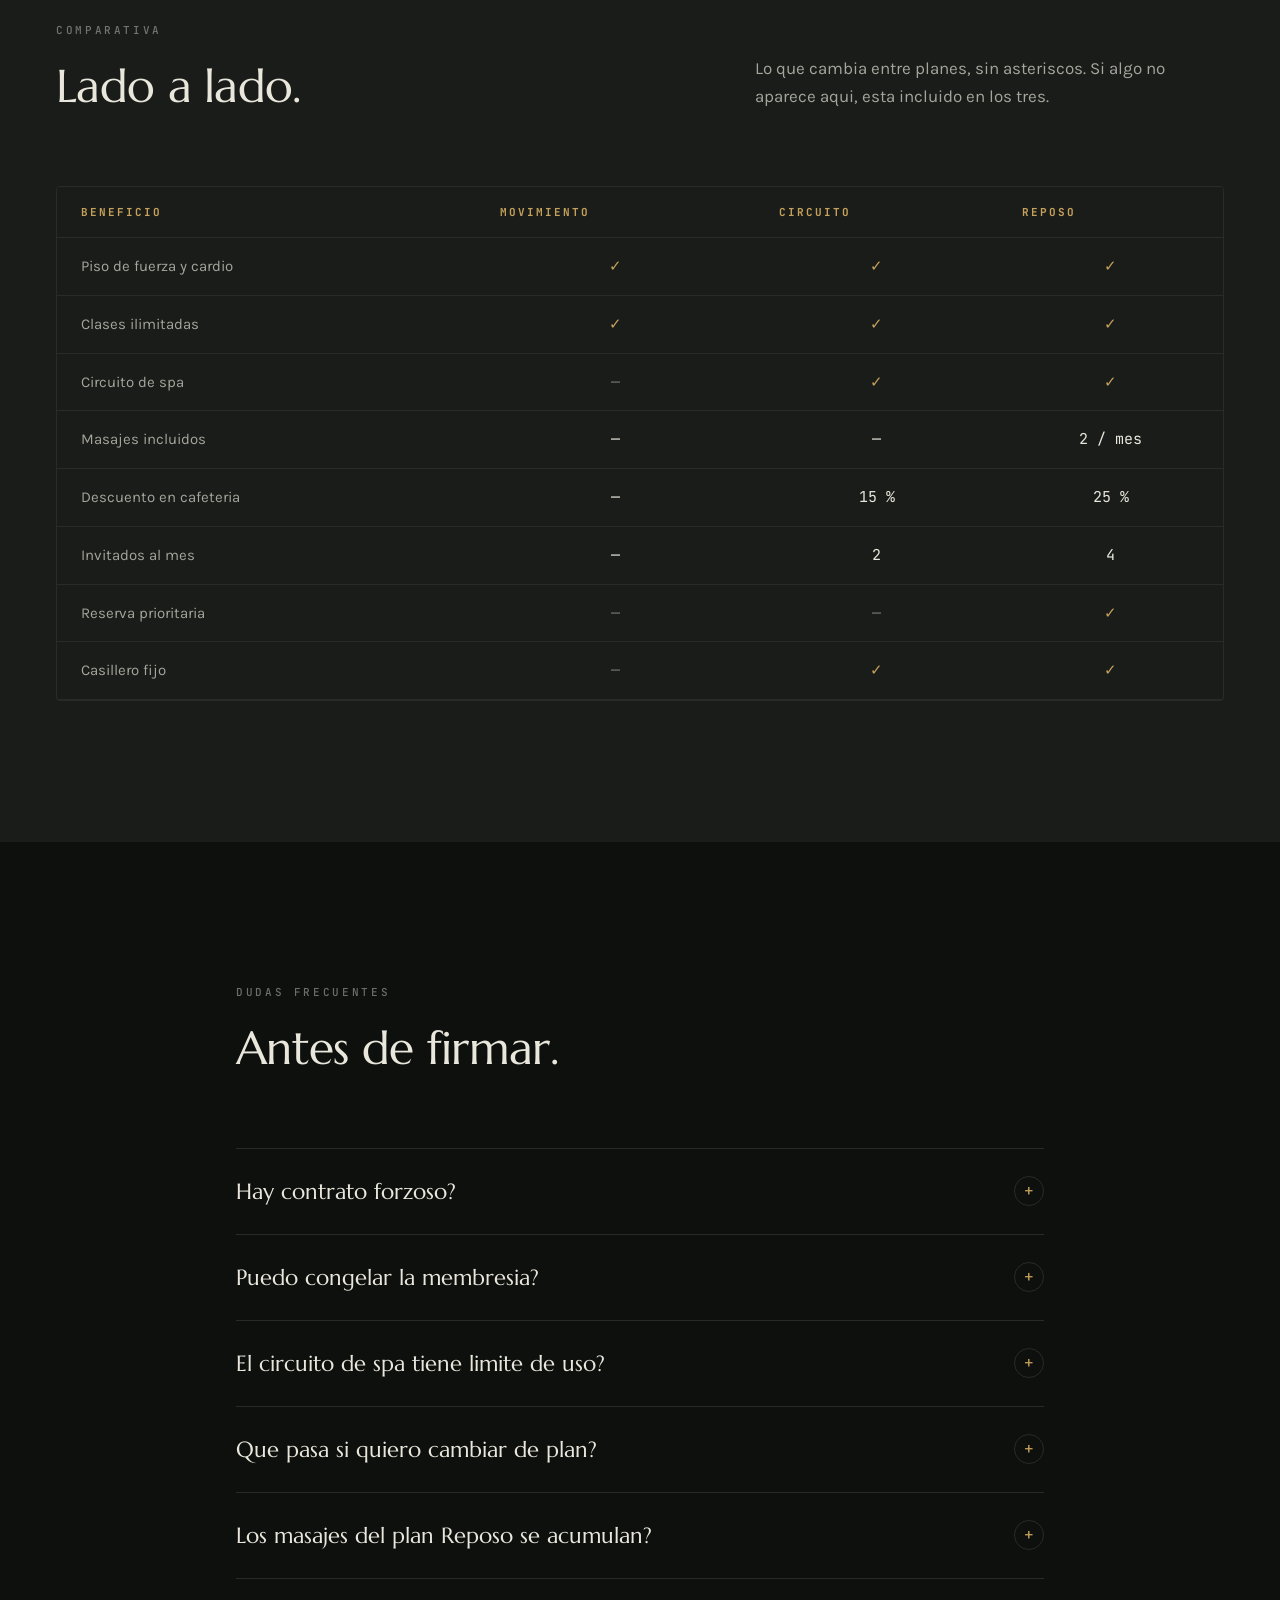
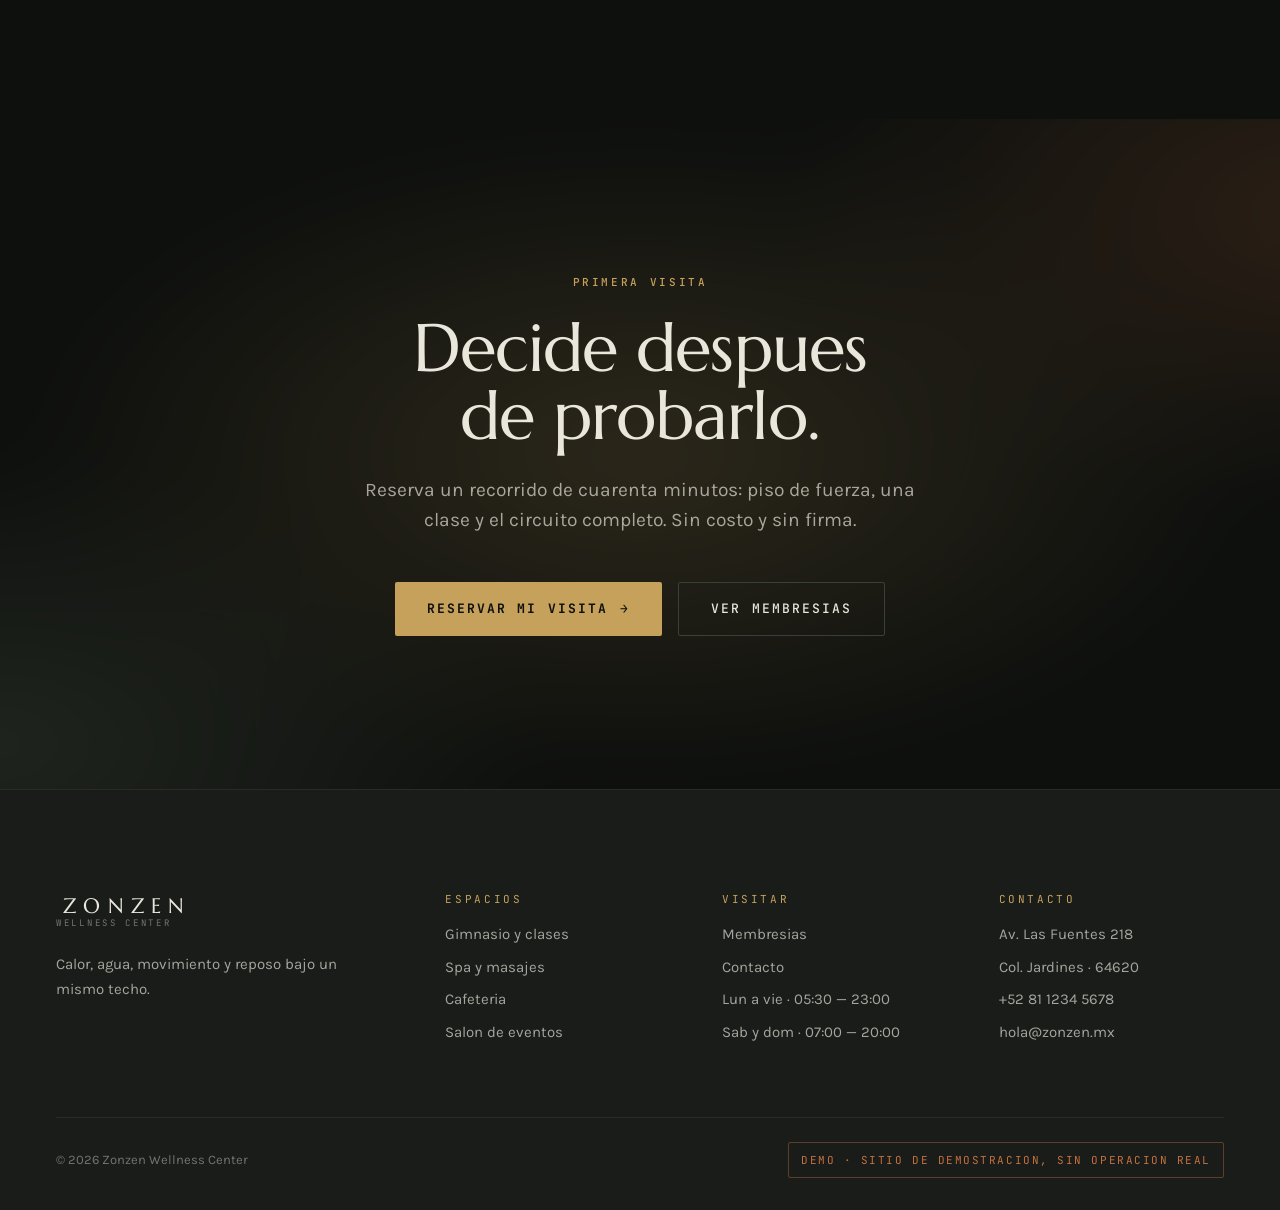
<file: membresias.html>
<!DOCTYPE html>
<html lang="es-MX">
<head>
<meta charset="utf-8">
<meta name="viewport" content="width=device-width, initial-scale=1">
<title>Membresias &middot; Zonzen</title>
<meta name="description" content="Tres planes: Movimiento, Circuito y Reposo. Mensual o anual, sin contrato forzoso.">
<link rel="preconnect" href="https://fonts.googleapis.com">
<link rel="preconnect" href="https://fonts.gstatic.com" crossorigin>
<link href="https://fonts.googleapis.com/css2?family=Marcellus&family=Karla:wght@400;500;700&family=JetBrains+Mono:wght@400;500;700&display=swap" rel="stylesheet">
<link rel="stylesheet" href="css/base.css">
<link rel="stylesheet" href="css/layout.css">
<link rel="stylesheet" href="css/components.css">
</head>
<body>

<a class="saltar" href="#principal">Saltar al contenido</a>

<header class="cabecera">
  <div class="contenedor cabecera__barra">
    <a class="marca" href="index.html">
      <span class="marca__nombre">ZONZEN</span>
      <span class="marca__tipo">Wellness Center</span>
    </a>

    <nav class="nav" aria-label="Principal">
      <a class="nav__enlace" href="gimnasio.html">Gimnasio y clases</a>
      <a class="nav__enlace" href="spa.html">Spa</a>
      <a class="nav__enlace" href="cafeteria.html">Cafeteria</a>
      <a class="nav__enlace" href="eventos.html">Eventos</a>
      <a class="nav__enlace" href="membresias.html" aria-current="page">Membresias</a>
    </nav>

    <div class="cabecera__acciones">
      <button class="contador solo-escritorio" type="button" data-contador>
        <span>Reservas</span>
        <span class="contador__num">0</span>
      </button>
      <a class="btn btn--primario btn--pequeno solo-escritorio" href="contacto.html">
        <span class="btn__texto">Visita gratis</span>
      </a>
      <button class="hamburguesa" type="button" aria-expanded="false" aria-controls="menu-movil" aria-label="Abrir menu">
        <span></span><span></span><span></span>
      </button>
    </div>
  </div>
</header>

<div class="nav-movil" id="menu-movil">
  <a class="nav-movil__enlace" href="gimnasio.html"><span>Gimnasio y clases</span><span class="nav-movil__clave">Fuerza</span></a>
  <a class="nav-movil__enlace" href="spa.html"><span>Spa</span><span class="nav-movil__clave">Reposo</span></a>
  <a class="nav-movil__enlace" href="cafeteria.html"><span>Cafeteria</span><span class="nav-movil__clave">Mesa</span></a>
  <a class="nav-movil__enlace" href="eventos.html"><span>Eventos</span><span class="nav-movil__clave">Salon</span></a>
  <a class="nav-movil__enlace" href="membresias.html"><span>Membresias</span><span class="nav-movil__clave">Planes</span></a>
  <a class="nav-movil__enlace" href="contacto.html"><span>Contacto</span><span class="nav-movil__clave">Visita</span></a>

  <div class="nav-movil__pie">
    <button class="contador" type="button" data-contador>
      <span>Mis reservas</span>
      <span class="contador__num">0</span>
    </button>
  </div>
</div>

<main id="principal">

  <section class="portico" style="--ambiente:var(--oro)">
    <div class="portico__campo" aria-hidden="true"></div>
    <div class="contenedor">
      <div class="portico__rejilla">
        <div>
          <nav class="portico__migas" aria-label="Ruta">
            <a href="index.html">Zonzen</a>
            <span aria-hidden="true">/</span>
            <span>Membresias</span>
          </nav>
          <h1 class="portico__titulo entra" data-entrada="120">Hasta donde llega tu recorrido.</h1>
        </div>
        <p class="guia entra" data-entrada="260">Los tres planes dan acceso completo al gimnasio y a las clases. La diferencia esta en la recuperacion: circuito de spa, masajes o ninguno de los dos.</p>
      </div>
    </div>
  </section>

  <section class="seccion">
    <div class="contenedor">
      <header class="seccion__cabecera" data-revelar="0">
        <div class="filtros" style="align-items:center">
          <div class="interruptor" data-interruptor>
            <span class="interruptor__pastilla" aria-hidden="true"></span>
            <button class="interruptor__btn" type="button" data-periodo="mensual" aria-pressed="true">Mensual</button>
            <button class="interruptor__btn" type="button" data-periodo="anual" aria-pressed="false">Anual</button>
          </div>
          <span class="ahorro">Anual: dos meses de regalo</span>
        </div>
      </header>

      <div class="rejilla rejilla--3" data-planes></div>

      <p class="prosa" style="margin-top:var(--e6);font-size:var(--fs-xs)">
        Precios en pesos mexicanos, con IVA incluido. La inscripcion es de $499 y se
        condona si activas el plan el dia de tu visita.
      </p>
    </div>
  </section>

  <section class="seccion seccion--basalto">
    <div class="contenedor">
      <header class="seccion__cabecera seccion__cabecera--partida" data-revelar="0">
        <div>
          <span class="clave seccion__clave">Comparativa</span>
          <h2>Lado a lado.</h2>
        </div>
        <p class="prosa">
          Lo que cambia entre planes, sin asteriscos. Si algo no aparece aqui,
          esta incluido en los tres.
        </p>
      </header>

      <div class="tabla-envoltorio" data-revelar="1">
        <table class="tabla">
          <thead>
            <tr>
              <th scope="col">Beneficio</th>
              <th scope="col">Movimiento</th>
              <th scope="col">Circuito</th>
              <th scope="col">Reposo</th>
            </tr>
          </thead>
          <tbody data-comparativa></tbody>
        </table>
      </div>
    </div>
  </section>

  <section class="seccion">
    <div class="contenedor contenedor--angosto">
      <header class="seccion__cabecera" data-revelar="0">
        <span class="clave seccion__clave">Dudas frecuentes</span>
        <h2>Antes de firmar.</h2>
      </header>

      <div class="preguntas" data-revelar="1">
        <details class="pregunta">
          <summary class="pregunta__resumen">
            <span>Hay contrato forzoso?</span>
            <span class="pregunta__signo" aria-hidden="true">+</span>
          </summary>
          <p class="pregunta__cuerpo">
            No en el plan mensual: avisas con quince dias y se cancela sin penalizacion.
            El plan anual se paga por adelantado y por eso cuesta dos meses menos.
          </p>
        </details>

        <details class="pregunta">
          <summary class="pregunta__resumen">
            <span>Puedo congelar la membresia?</span>
            <span class="pregunta__signo" aria-hidden="true">+</span>
          </summary>
          <p class="pregunta__cuerpo">
            Si, hasta dos meses al ano sin costo, por lesion, viaje o lo que necesites.
            Se solicita en recepcion o por correo y aplica desde el siguiente corte.
          </p>
        </details>

        <details class="pregunta">
          <summary class="pregunta__resumen">
            <span>El circuito de spa tiene limite de uso?</span>
            <span class="pregunta__signo" aria-hidden="true">+</span>
          </summary>
          <p class="pregunta__cuerpo">
            En los planes Circuito y Reposo es ilimitado. Solo pedimos reservar en fin de
            semana, porque la sala tiene aforo de veinticuatro personas por turno.
          </p>
        </details>

        <details class="pregunta">
          <summary class="pregunta__resumen">
            <span>Que pasa si quiero cambiar de plan?</span>
            <span class="pregunta__signo" aria-hidden="true">+</span>
          </summary>
          <p class="pregunta__cuerpo">
            Subes de plan cuando quieras y solo pagas la diferencia proporcional del mes
            en curso. Para bajar de plan, el cambio aplica en el siguiente corte.
          </p>
        </details>

        <details class="pregunta">
          <summary class="pregunta__resumen">
            <span>Los masajes del plan Reposo se acumulan?</span>
            <span class="pregunta__signo" aria-hidden="true">+</span>
          </summary>
          <p class="pregunta__cuerpo">
            Se acumulan hasta cuatro. A partir de ahi se vencen los mas antiguos, para que
            la agenda de cabinas no se sature al final del ano.
          </p>
        </details>
      </div>
    </div>
  </section>

  <section class="cierre">
    <div class="cierre__campo" aria-hidden="true"></div>
    <div class="contenedor contenedor--angosto">
      <span class="clave clave--oro" data-revelar="0" style="margin-bottom:var(--e5)">Primera visita</span>
      <h2 class="cierre__titulo" data-revelar="1">Decide despues de probarlo.</h2>
      <p class="guia" style="margin-inline:auto" data-revelar="2">Reserva un recorrido de cuarenta minutos: piso de fuerza, una clase y el circuito completo. Sin costo y sin firma.</p>
      <div class="cierre__acciones" data-revelar="3">
        <button class="btn btn--primario" type="button"
                data-reservar data-tipo="Visita guiada"
                data-titulo="Recorrido por Zonzen"
                data-glosa="Cuarenta minutos con un coach: conoces las cuatro areas y pruebas el circuito.">
          <span class="btn__texto">Reservar mi visita</span>
          <span class="btn__flecha" aria-hidden="true">&rarr;</span>
        </button>
        <a class="btn btn--fantasma" href="membresias.html">
          <span class="btn__texto">Ver membresias</span>
        </a>
      </div>
    </div>
  </section>
</main>

<footer class="pie">
  <div class="contenedor">
    <div class="pie__rejilla">
      <div>
        <a class="marca" href="index.html">
          <span class="marca__nombre">ZONZEN</span>
          <span class="marca__tipo">Wellness Center</span>
        </a>
        <p class="prosa" style="margin-top:var(--e5);font-size:var(--fs-sm)">
          Calor, agua, movimiento y reposo bajo un mismo techo.
        </p>
      </div>

      <div>
        <h3 class="pie__titulo">Espacios</h3>
        <div class="pie__lista">
          <a href="gimnasio.html">Gimnasio y clases</a>
          <a href="spa.html">Spa y masajes</a>
          <a href="cafeteria.html">Cafeteria</a>
          <a href="eventos.html">Salon de eventos</a>
        </div>
      </div>

      <div>
        <h3 class="pie__titulo">Visitar</h3>
        <div class="pie__lista">
          <a href="membresias.html">Membresias</a>
          <a href="contacto.html">Contacto</a>
          <span>Lun a vie &middot; 05:30 &mdash; 23:00</span>
          <span>Sab y dom &middot; 07:00 &mdash; 20:00</span>
        </div>
      </div>

      <div>
        <h3 class="pie__titulo">Contacto</h3>
        <div class="pie__lista">
          <span>Av. Las Fuentes 218</span>
          <span>Col. Jardines &middot; 64620</span>
          <a href="tel:+528112345678">+52 81 1234 5678</a>
          <a href="mailto:hola@zonzen.mx">hola@zonzen.mx</a>
        </div>
      </div>
    </div>

    <div class="pie__base">
      <span>&copy; 2026 Zonzen Wellness Center</span>
      <span class="pie__aviso">Demo &middot; sitio de demostracion, sin operacion real</span>
    </div>
  </div>
</footer>

<script src="js/datos.js"></script>
<script src="js/main.js"></script>
<script src="js/membresias.js"></script>
</body>
</html>
</file>
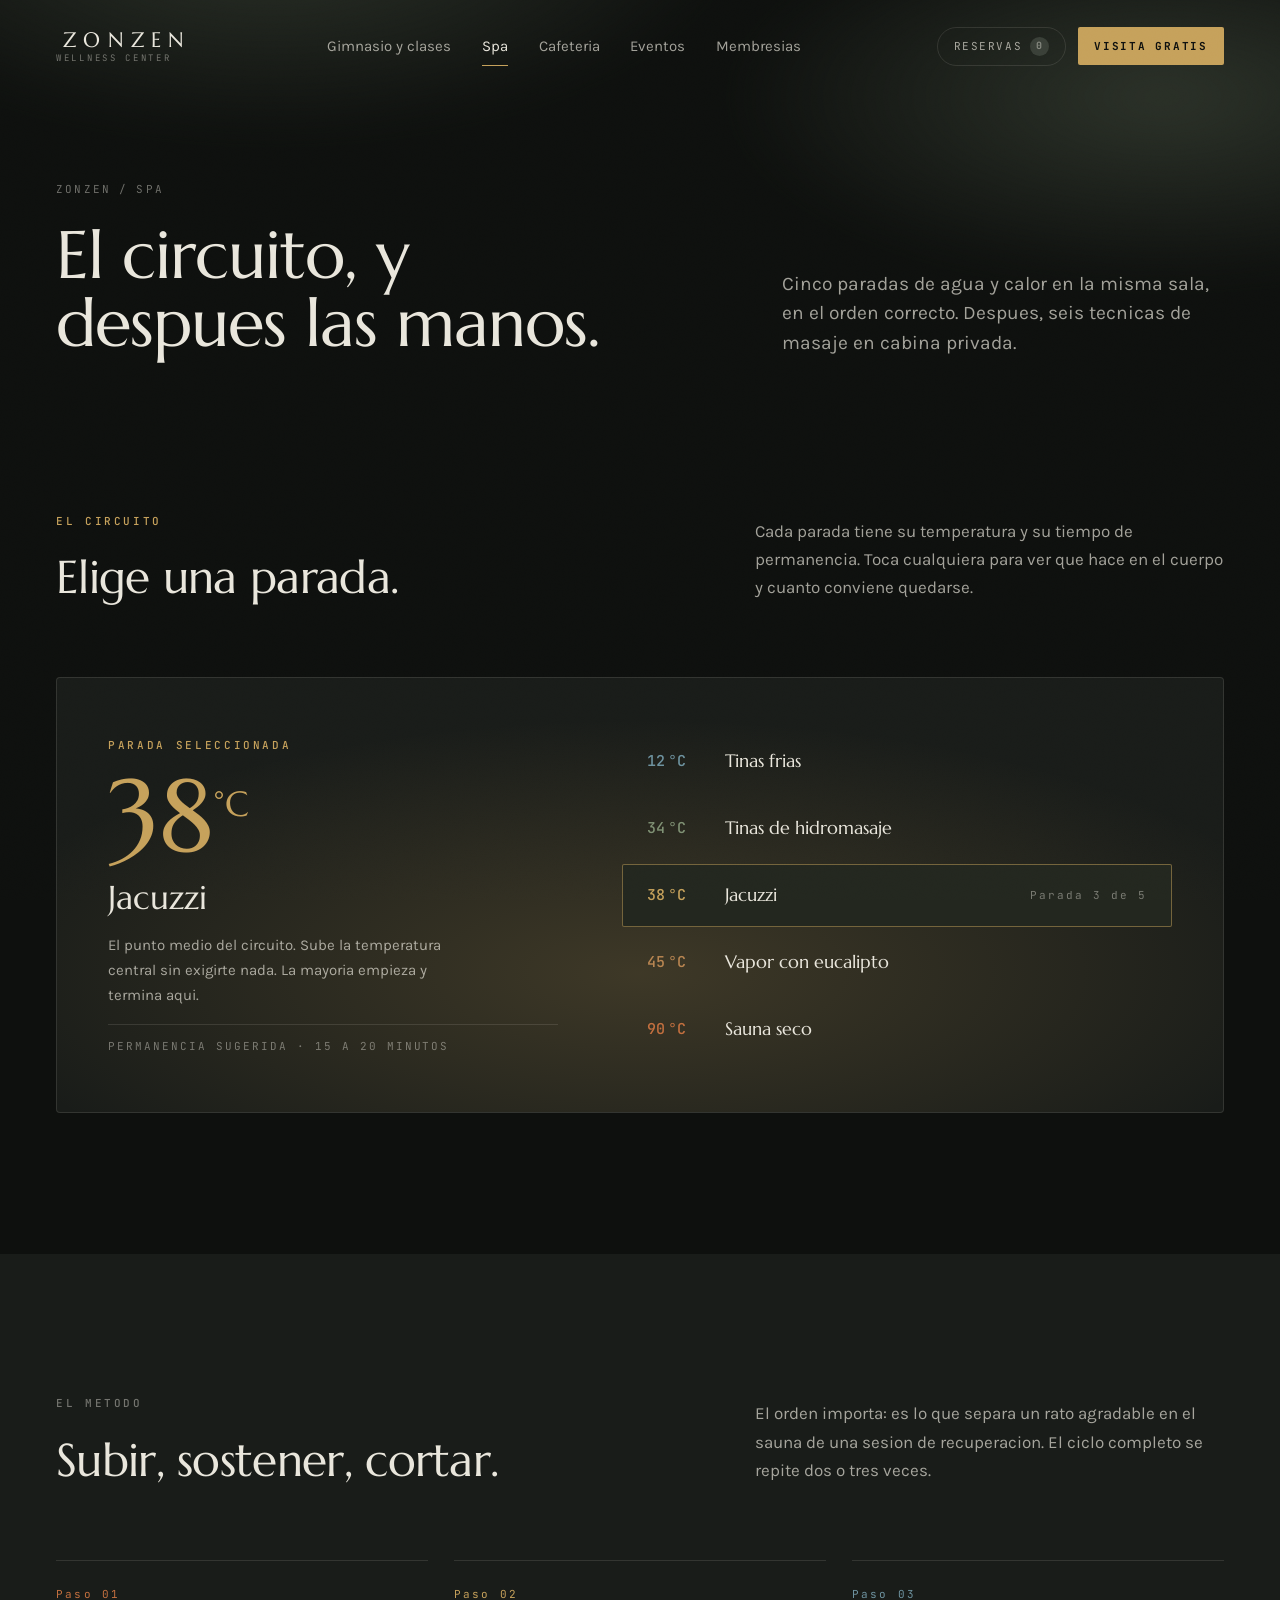
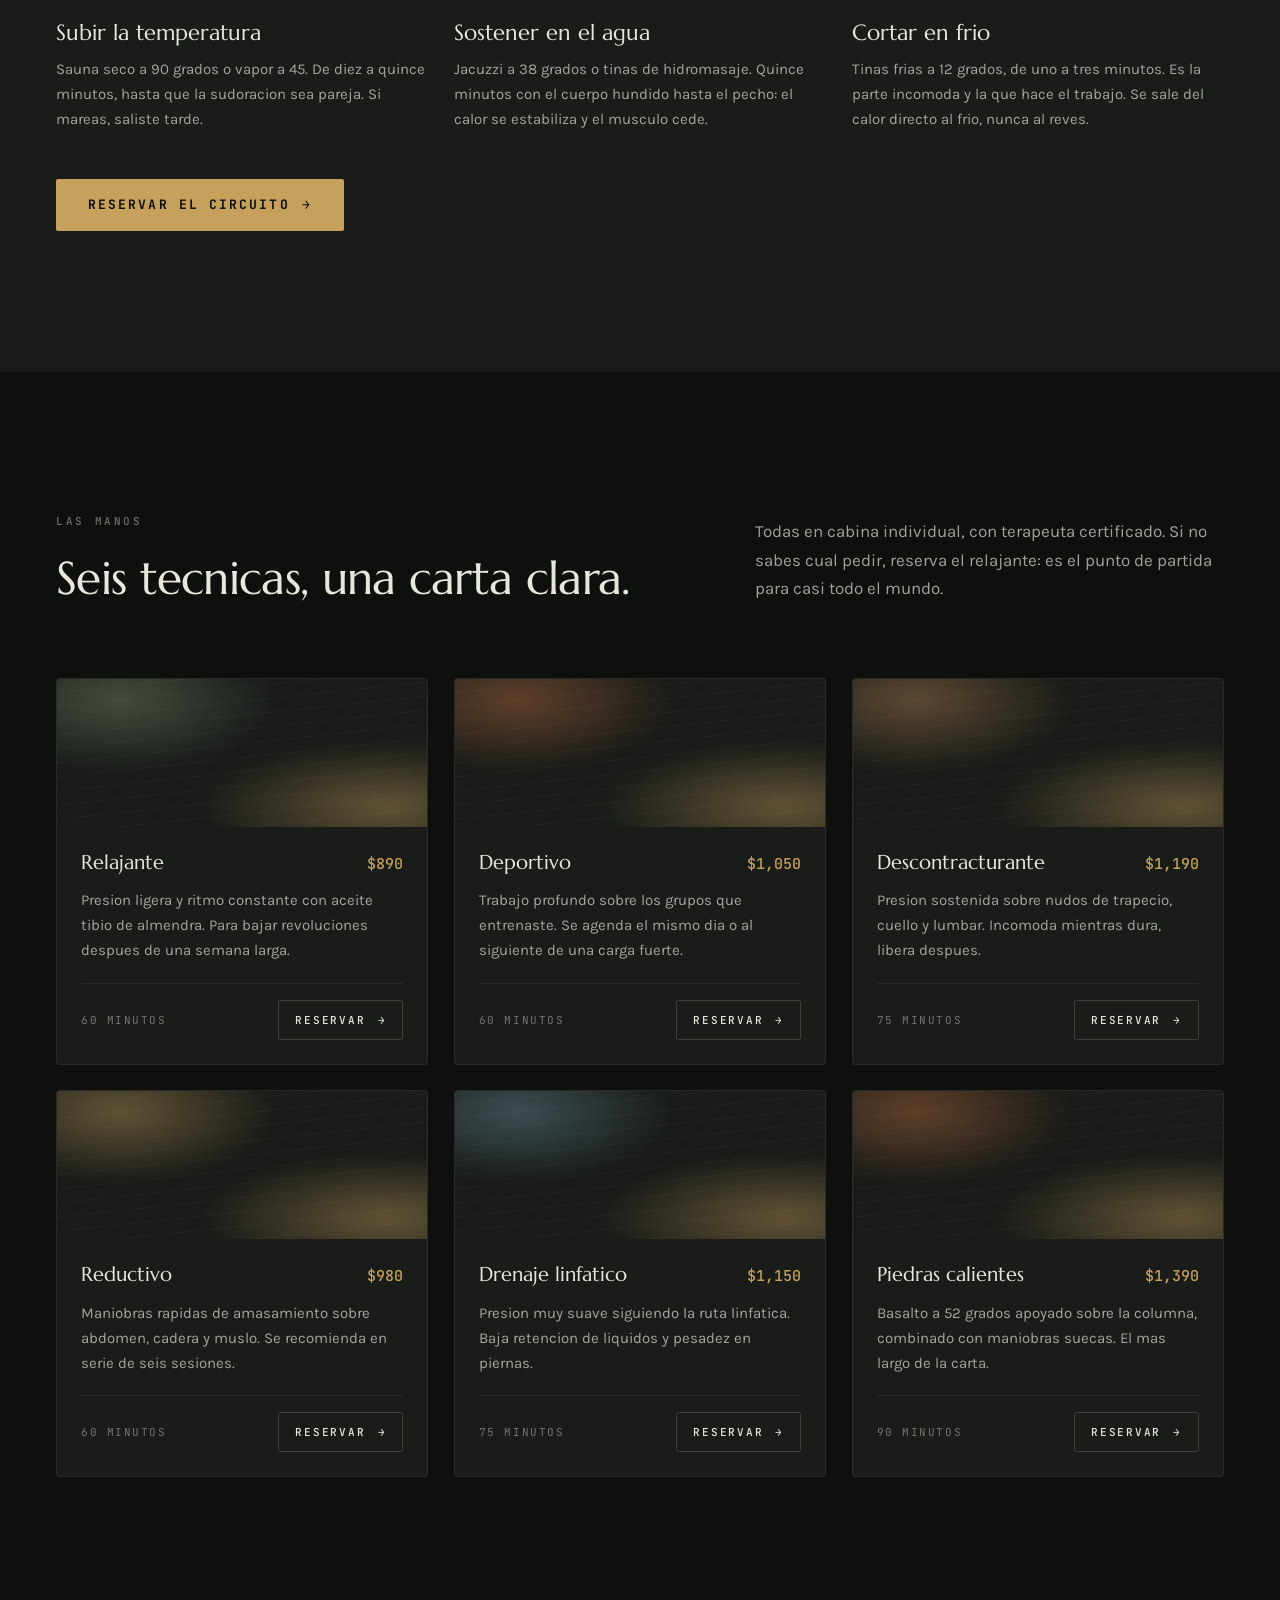
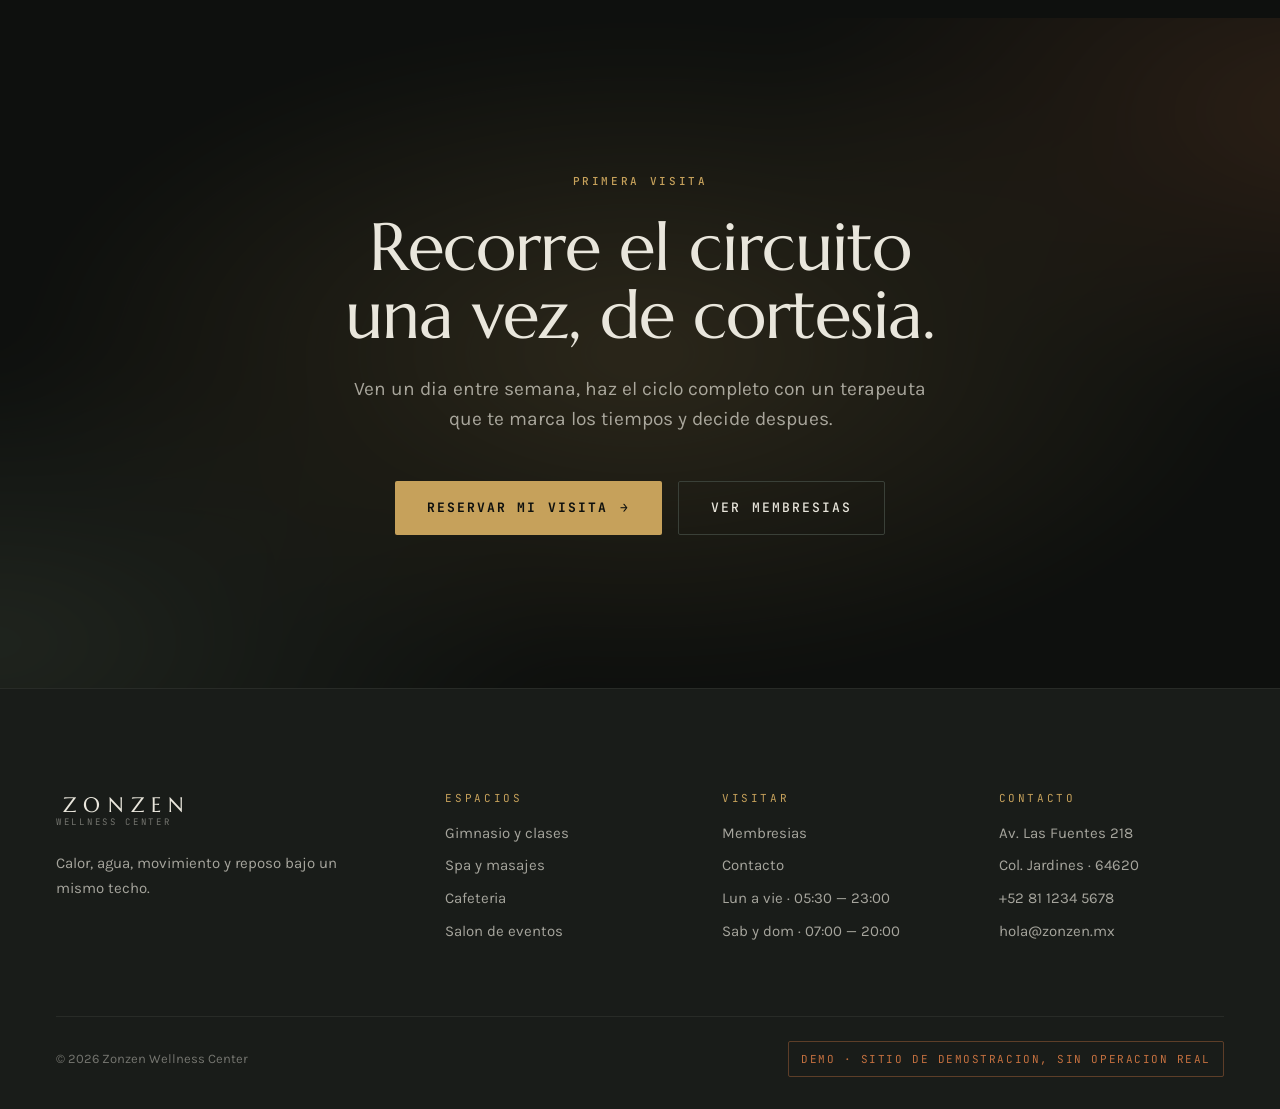
<file: spa.html>
<!DOCTYPE html>
<html lang="es-MX">
<head>
<meta charset="utf-8">
<meta name="viewport" content="width=device-width, initial-scale=1">
<title>Spa y circuito termico &middot; Zonzen</title>
<meta name="description" content="Sauna, vapor, jacuzzi y tinas frias en secuencia, mas seis tipos de masaje: relajante, deportivo, descontracturante, reductivo y drenaje linfatico.">
<link rel="preconnect" href="https://fonts.googleapis.com">
<link rel="preconnect" href="https://fonts.gstatic.com" crossorigin>
<link href="https://fonts.googleapis.com/css2?family=Marcellus&family=Karla:wght@400;500;700&family=JetBrains+Mono:wght@400;500;700&display=swap" rel="stylesheet">
<link rel="stylesheet" href="css/base.css">
<link rel="stylesheet" href="css/layout.css">
<link rel="stylesheet" href="css/components.css">
</head>
<body>

<a class="saltar" href="#principal">Saltar al contenido</a>

<header class="cabecera">
  <div class="contenedor cabecera__barra">
    <a class="marca" href="index.html">
      <span class="marca__nombre">ZONZEN</span>
      <span class="marca__tipo">Wellness Center</span>
    </a>

    <nav class="nav" aria-label="Principal">
      <a class="nav__enlace" href="gimnasio.html">Gimnasio y clases</a>
      <a class="nav__enlace" href="spa.html" aria-current="page">Spa</a>
      <a class="nav__enlace" href="cafeteria.html">Cafeteria</a>
      <a class="nav__enlace" href="eventos.html">Eventos</a>
      <a class="nav__enlace" href="membresias.html">Membresias</a>
    </nav>

    <div class="cabecera__acciones">
      <button class="contador solo-escritorio" type="button" data-contador>
        <span>Reservas</span>
        <span class="contador__num">0</span>
      </button>
      <a class="btn btn--primario btn--pequeno solo-escritorio" href="contacto.html">
        <span class="btn__texto">Visita gratis</span>
      </a>
      <button class="hamburguesa" type="button" aria-expanded="false" aria-controls="menu-movil" aria-label="Abrir menu">
        <span></span><span></span><span></span>
      </button>
    </div>
  </div>
</header>

<div class="nav-movil" id="menu-movil">
  <a class="nav-movil__enlace" href="gimnasio.html"><span>Gimnasio y clases</span><span class="nav-movil__clave">Fuerza</span></a>
  <a class="nav-movil__enlace" href="spa.html"><span>Spa</span><span class="nav-movil__clave">Reposo</span></a>
  <a class="nav-movil__enlace" href="cafeteria.html"><span>Cafeteria</span><span class="nav-movil__clave">Mesa</span></a>
  <a class="nav-movil__enlace" href="eventos.html"><span>Eventos</span><span class="nav-movil__clave">Salon</span></a>
  <a class="nav-movil__enlace" href="membresias.html"><span>Membresias</span><span class="nav-movil__clave">Planes</span></a>
  <a class="nav-movil__enlace" href="contacto.html"><span>Contacto</span><span class="nav-movil__clave">Visita</span></a>

  <div class="nav-movil__pie">
    <button class="contador" type="button" data-contador>
      <span>Mis reservas</span>
      <span class="contador__num">0</span>
    </button>
  </div>
</div>

<main id="principal">

  <section class="portico" style="--ambiente:var(--salvia)">
    <div class="portico__campo" aria-hidden="true"></div>
    <div class="contenedor">
      <div class="portico__rejilla">
        <div>
          <nav class="portico__migas" aria-label="Ruta">
            <a href="index.html">Zonzen</a>
            <span aria-hidden="true">/</span>
            <span>Spa</span>
          </nav>
          <h1 class="portico__titulo entra" data-entrada="120">El circuito, y despues las manos.</h1>
        </div>
        <p class="guia entra" data-entrada="260">Cinco paradas de agua y calor en la misma sala, en el orden correcto. Despues, seis tecnicas de masaje en cabina privada.</p>
      </div>
    </div>
  </section>

  <section class="seccion">
    <div class="contenedor">
      <header class="seccion__cabecera seccion__cabecera--partida" data-revelar="0">
        <div>
          <span class="clave seccion__clave clave--oro">El circuito</span>
          <h2>Elige una parada.</h2>
        </div>
        <p class="prosa">
          Cada parada tiene su temperatura y su tiempo de permanencia. Toca cualquiera
          para ver que hace en el cuerpo y cuanto conviene quedarse.
        </p>
      </header>

      <div class="termas" data-termas data-revelar="1">
        <div class="termas__rejilla">
          <div class="termas__lectura">
            <span class="clave clave--oro">Parada seleccionada</span>
            <p class="termas__grados" data-grados>38<sup>&deg;C</sup></p>
            <h3 class="termas__nombre" data-parada-nombre>Jacuzzi</h3>
            <p class="termas__glosa" data-parada-glosa></p>
            <p class="termas__tiempo" data-parada-tiempo></p>
          </div>

          <div class="escala" data-escala role="tablist" aria-label="Paradas del circuito termico"></div>
        </div>
      </div>
    </div>
  </section>

  <section class="seccion seccion--basalto">
    <div class="contenedor">
      <header class="seccion__cabecera seccion__cabecera--partida" data-revelar="0">
        <div>
          <span class="clave seccion__clave">El metodo</span>
          <h2>Subir, sostener, cortar.</h2>
        </div>
        <p class="prosa">
          El orden importa: es lo que separa un rato agradable en el sauna de una
          sesion de recuperacion. El ciclo completo se repite dos o tres veces.
        </p>
      </header>

      <div class="rejilla rejilla--3">
        <article class="paso" style="--tono:var(--brasa)" data-revelar="0">
          <span class="paso__orden">Paso 01</span>
          <h3 class="paso__titulo">Subir la temperatura</h3>
          <p class="paso__texto">
            Sauna seco a 90 grados o vapor a 45. De diez a quince minutos, hasta que
            la sudoracion sea pareja. Si mareas, saliste tarde.
          </p>
        </article>

        <article class="paso" style="--tono:var(--oro)" data-revelar="1">
          <span class="paso__orden">Paso 02</span>
          <h3 class="paso__titulo">Sostener en el agua</h3>
          <p class="paso__texto">
            Jacuzzi a 38 grados o tinas de hidromasaje. Quince minutos con el cuerpo
            hundido hasta el pecho: el calor se estabiliza y el musculo cede.
          </p>
        </article>

        <article class="paso" style="--tono:#6E93A0" data-revelar="2">
          <span class="paso__orden">Paso 03</span>
          <h3 class="paso__titulo">Cortar en frio</h3>
          <p class="paso__texto">
            Tinas frias a 12 grados, de uno a tres minutos. Es la parte incomoda y la
            que hace el trabajo. Se sale del calor directo al frio, nunca al reves.
          </p>
        </article>
      </div>

      <div style="margin-top:var(--e7)">
        <button class="btn btn--primario" type="button"
                data-reservar data-tipo="Circuito"
                data-titulo="Circuito termico completo"
                data-glosa="Noventa minutos de acceso al sauna, vapor, jacuzzi y tinas. Incluye toalla y sandalia.">
          <span class="btn__texto">Reservar el circuito</span>
          <span class="btn__flecha" aria-hidden="true">&rarr;</span>
        </button>
      </div>
    </div>
  </section>

  <section class="seccion" id="masajes">
    <div class="contenedor">
      <header class="seccion__cabecera seccion__cabecera--partida" data-revelar="0">
        <div>
          <span class="clave seccion__clave">Las manos</span>
          <h2>Seis tecnicas, una carta clara.</h2>
        </div>
        <p class="prosa">
          Todas en cabina individual, con terapeuta certificado. Si no sabes cual pedir,
          reserva el relajante: es el punto de partida para casi todo el mundo.
        </p>
      </header>

      <div class="rejilla rejilla--3" data-masajes></div>
    </div>
  </section>

  <section class="cierre">
    <div class="cierre__campo" aria-hidden="true"></div>
    <div class="contenedor contenedor--angosto">
      <span class="clave clave--oro" data-revelar="0" style="margin-bottom:var(--e5)">Primera visita</span>
      <h2 class="cierre__titulo" data-revelar="1">Recorre el circuito una vez, de cortesia.</h2>
      <p class="guia" style="margin-inline:auto" data-revelar="2">Ven un dia entre semana, haz el ciclo completo con un terapeuta que te marca los tiempos y decide despues.</p>
      <div class="cierre__acciones" data-revelar="3">
        <button class="btn btn--primario" type="button"
                data-reservar data-tipo="Visita guiada"
                data-titulo="Circuito de cortesia"
                data-glosa="Noventa minutos de circuito guiado. Trae traje de bano; toalla y sandalia van por nuestra cuenta.">
          <span class="btn__texto">Reservar mi visita</span>
          <span class="btn__flecha" aria-hidden="true">&rarr;</span>
        </button>
        <a class="btn btn--fantasma" href="membresias.html">
          <span class="btn__texto">Ver membresias</span>
        </a>
      </div>
    </div>
  </section>
</main>

<footer class="pie">
  <div class="contenedor">
    <div class="pie__rejilla">
      <div>
        <a class="marca" href="index.html">
          <span class="marca__nombre">ZONZEN</span>
          <span class="marca__tipo">Wellness Center</span>
        </a>
        <p class="prosa" style="margin-top:var(--e5);font-size:var(--fs-sm)">
          Calor, agua, movimiento y reposo bajo un mismo techo.
        </p>
      </div>

      <div>
        <h3 class="pie__titulo">Espacios</h3>
        <div class="pie__lista">
          <a href="gimnasio.html">Gimnasio y clases</a>
          <a href="spa.html">Spa y masajes</a>
          <a href="cafeteria.html">Cafeteria</a>
          <a href="eventos.html">Salon de eventos</a>
        </div>
      </div>

      <div>
        <h3 class="pie__titulo">Visitar</h3>
        <div class="pie__lista">
          <a href="membresias.html">Membresias</a>
          <a href="contacto.html">Contacto</a>
          <span>Lun a vie &middot; 05:30 &mdash; 23:00</span>
          <span>Sab y dom &middot; 07:00 &mdash; 20:00</span>
        </div>
      </div>

      <div>
        <h3 class="pie__titulo">Contacto</h3>
        <div class="pie__lista">
          <span>Av. Las Fuentes 218</span>
          <span>Col. Jardines &middot; 64620</span>
          <a href="tel:+528112345678">+52 81 1234 5678</a>
          <a href="mailto:hola@zonzen.mx">hola@zonzen.mx</a>
        </div>
      </div>
    </div>

    <div class="pie__base">
      <span>&copy; 2026 Zonzen Wellness Center</span>
      <span class="pie__aviso">Demo &middot; sitio de demostracion, sin operacion real</span>
    </div>
  </div>
</footer>

<script src="js/datos.js"></script>
<script src="js/main.js"></script>
<script src="js/spa.js"></script>
</body>
</html>
</file>
<file: css/base.css>
/* ==========================================================================
   ZONZEN — base.css
   Tokens, reset, tipografia y utilidades.
   Concepto: termas. Piedra oscura, agua, vapor, brasa.
   ========================================================================== */

/* --- Tokens --------------------------------------------------------------- */
:root {
  /* Superficies */
  --obsidiana:      #0E100E;   /* fondo base — negro con sesgo verde */
  --basalto:        #191C19;   /* superficies elevadas */
  --basalto-alto:   #23271F;   /* hover de superficie */
  --piedra:         #3A4038;   /* bordes fuertes */
  --hairline:       rgba(233, 230, 220, .12);
  --hairline-suave: rgba(233, 230, 220, .07);

  /* Tinta */
  --vapor:          #E9E6DC;   /* texto principal, blanco calido */
  --vapor-medio:    rgba(233, 230, 220, .68);
  --vapor-tenue:    rgba(233, 230, 220, .44);

  /* Acentos — el eje termico del circuito */
  --salvia:         #7F9174;   /* frio  · reposo, agua fria */
  --oro:            #C6A15B;   /* tibio · la marca */
  --oro-claro:      #DCC08A;
  --brasa:          #C4703F;   /* calor · sauna, vapor */

  /* Ambiente reactivo: lo mueven el circuito y el termostato del spa */
  --ambiente:        var(--oro);
  --ambiente-fuerza: .10;

  /* Tipografia */
  --display: 'Marcellus', 'Optima', 'Palatino Linotype', Palatino, Georgia, serif;
  --cuerpo:  'Karla', 'Segoe UI', system-ui, -apple-system, sans-serif;
  --dato:    'JetBrains Mono', 'Consolas', ui-monospace, monospace;

  --fs-hero:    clamp(2.9rem, 7.4vw, 6.5rem);
  --fs-h1:      clamp(2.3rem, 5.2vw, 4.2rem);
  --fs-h2:      clamp(1.8rem, 3.6vw, 3rem);
  --fs-h3:      clamp(1.2rem, 1.9vw, 1.6rem);
  --fs-guia:    clamp(1.05rem, 1.5vw, 1.3rem);
  --fs-cuerpo:  1.0625rem;
  --fs-sm:      .9375rem;
  --fs-xs:      .8125rem;
  --fs-clave:   .6875rem;

  /* Ritmo */
  --e1: 4px;   --e2: 8px;   --e3: 12px;  --e4: 16px;  --e5: 24px;
  --e6: 32px;  --e7: 48px;  --e8: 64px;  --e9: 96px;  --e10: 128px;
  --e11: 180px;

  --ancho:       1280px;
  --ancho-texto: 62ch;
  --borde-r:     2px;   /* radio minimo: la piedra no es blanda */
  --borde-r-md:  4px;

  /* Movimiento */
  --salida:  cubic-bezier(.22, 1, .36, 1);
  --entrada: cubic-bezier(.65, 0, .35, 1);
  --v-rapido: .22s;
  --v-medio:  .45s;
  --v-lento:  .9s;

  --grano: url("data:image/svg+xml,%3Csvg xmlns='http://www.w3.org/2000/svg' width='180' height='180'%3E%3Cfilter id='g'%3E%3CfeTurbulence type='fractalNoise' baseFrequency='.85' numOctaves='4' stitchTiles='stitch'/%3E%3C/filter%3E%3Crect width='100%25' height='100%25' filter='url(%23g)'/%3E%3C/svg%3E");
}

/* --- Reset ---------------------------------------------------------------- */
*, *::before, *::after { box-sizing: border-box; }

* { margin: 0; }

html {
  -webkit-text-size-adjust: 100%;
  scroll-behavior: smooth;
  scroll-padding-top: 120px;
}

body {
  background: var(--obsidiana);
  color: var(--vapor);
  font-family: var(--cuerpo);
  font-size: var(--fs-cuerpo);
  line-height: 1.65;
  font-weight: 400;
  -webkit-font-smoothing: antialiased;
  text-rendering: optimizeLegibility;
  overflow-x: hidden;
}

/* Grano global — le da textura de piedra al negro plano */
body::after {
  content: '';
  position: fixed;
  inset: 0;
  background-image: var(--grano);
  opacity: .028;
  pointer-events: none;
  z-index: 9999;
  mix-blend-mode: overlay;
}

img, svg, video { display: block; max-width: 100%; height: auto; }

button, input, select, textarea { font: inherit; color: inherit; }

button { background: none; border: none; cursor: pointer; }

a { color: inherit; text-decoration: none; }

ul, ol { list-style: none; padding: 0; }

:focus-visible {
  outline: 2px solid var(--oro);
  outline-offset: 3px;
  border-radius: var(--borde-r);
}

::selection { background: var(--oro); color: var(--obsidiana); }

/* --- Tipografia ----------------------------------------------------------- */
.display,
h1, h2, h3 {
  font-family: var(--display);
  font-weight: 400;
  line-height: 1.02;
  letter-spacing: -.015em;
  text-wrap: balance;
}

h1 { font-size: var(--fs-h1); }
h2 { font-size: var(--fs-h2); }
h3 { font-size: var(--fs-h3); line-height: 1.18; letter-spacing: 0; }

/* Clave: mono, versalitas espaciadas. Es la voz "instrumental" del sitio. */
.clave {
  font-family: var(--dato);
  font-size: var(--fs-clave);
  font-weight: 500;
  letter-spacing: .24em;
  text-transform: uppercase;
  color: var(--vapor-tenue);
  display: block;
}

.clave--oro { color: var(--oro); }

.clave--marca {
  display: inline-flex;
  align-items: center;
  gap: var(--e3);
}

.clave--marca::before {
  content: '';
  width: 28px;
  height: 1px;
  background: currentColor;
  opacity: .6;
}

.guia {
  font-size: var(--fs-guia);
  line-height: 1.55;
  color: var(--vapor-medio);
  max-width: 54ch;
  text-wrap: pretty;
}

.prosa { max-width: var(--ancho-texto); color: var(--vapor-medio); text-wrap: pretty; }
.prosa + .prosa { margin-top: var(--e4); }

.dato {
  font-family: var(--dato);
  font-variant-numeric: tabular-nums;
  letter-spacing: -.01em;
}

/* Marca la palabra clave de un titular sin gritar */
.acento { color: var(--oro); }
.matiz  { color: var(--vapor-tenue); }

/* --- Utilidades ----------------------------------------------------------- */
.contenedor {
  width: 100%;
  max-width: var(--ancho);
  margin-inline: auto;
  padding-inline: clamp(20px, 5vw, 56px);
}

.contenedor--angosto { max-width: 920px; }

.solo-lectores {
  position: absolute;
  width: 1px; height: 1px;
  padding: 0; margin: -1px;
  overflow: hidden;
  clip: rect(0 0 0 0);
  white-space: nowrap;
  border: 0;
}

.saltar {
  position: absolute;
  top: -100px;
  left: var(--e4);
  z-index: 200;
  background: var(--oro);
  color: var(--obsidiana);
  padding: var(--e3) var(--e5);
  font-family: var(--dato);
  font-size: var(--fs-xs);
  letter-spacing: .1em;
  text-transform: uppercase;
  transition: top var(--v-rapido) var(--salida);
}

.saltar:focus { top: var(--e4); }

.regla { height: 1px; background: var(--hairline); border: 0; }

/* --- Revelado por scroll -------------------------------------------------- */
[data-revelar] {
  opacity: 0;
  transform: translateY(22px);
  transition:
    opacity   .85s var(--salida),
    transform .85s var(--salida);
  transition-delay: var(--retardo, 0ms);
}

[data-revelar].visible { opacity: 1; transform: none; }

/* --- Secuencia de carga --------------------------------------------------- */
.entra { opacity: 0; transform: translateY(26px); }

body.cargado .entra {
  animation: entrar .95s var(--salida) forwards;
  animation-delay: var(--retardo, 0ms);
}

@keyframes entrar {
  to { opacity: 1; transform: none; }
}

/* Revelado por linea: la mascara sube y descubre el texto */
.linea {
  display: block;
  overflow: hidden;
  padding-bottom: .08em;
}

.linea > span {
  display: block;
  transform: translateY(105%);
}

body.cargado .linea > span {
  animation: subir 1.05s var(--salida) forwards;
  animation-delay: var(--retardo, 0ms);
}

@keyframes subir {
  to { transform: none; }
}

/* --- Transicion entre paginas --------------------------------------------- */
@view-transition { navigation: auto; }

::view-transition-old(root) { animation: desvanecer .28s var(--entrada) both reverse; }
::view-transition-new(root) { animation: desvanecer .38s var(--salida) both; }

@keyframes desvanecer {
  from { opacity: 0; }
  to   { opacity: 1; }
}

/* --- Movimiento reducido -------------------------------------------------- */
@media (prefers-reduced-motion: reduce) {
  html { scroll-behavior: auto; }

  *, *::before, *::after {
    animation-duration: .01ms !important;
    animation-iteration-count: 1 !important;
    transition-duration: .01ms !important;
    scroll-behavior: auto !important;
  }

  [data-revelar] { opacity: 1; transform: none; }
  .entra         { opacity: 1; transform: none; }
  .linea > span  { transform: none; }
}
</file>
<file: css/layout.css>
/* ==========================================================================
   ZONZEN — layout.css
   Cabecera, pie, secciones, heroes y grillas.
   ========================================================================== */

/* --- Cabecera ------------------------------------------------------------- */
.cabecera {
  position: fixed;
  inset: 0 0 auto 0;
  z-index: 100;
  transition:
    background-color var(--v-medio) var(--salida),
    box-shadow        var(--v-medio) var(--salida),
    backdrop-filter   var(--v-medio) var(--salida);
}

.cabecera__barra {
  display: flex;
  align-items: center;
  justify-content: space-between;
  gap: var(--e6);
  height: 92px;
  transition: height var(--v-medio) var(--salida);
}

/* Al bajar, la barra se contrae y gana fondo con desenfoque */
.cabecera.encogida {
  background: rgba(14, 16, 14, .82);
  backdrop-filter: blur(14px) saturate(1.2);
  -webkit-backdrop-filter: blur(14px) saturate(1.2);
  box-shadow: 0 1px 0 var(--hairline-suave);
}

.cabecera.encogida .cabecera__barra { height: 68px; }

/* Marca */
.marca {
  display: inline-flex;
  flex-direction: column;
  gap: 3px;
  line-height: 1;
}

.marca__nombre {
  font-family: var(--display);
  font-size: 1.32rem;
  letter-spacing: .34em;
  text-indent: .34em;   /* compensa el tracking del ultimo caracter */
  color: var(--vapor);
  transition: color var(--v-rapido) var(--salida);
}

.marca__tipo {
  font-family: var(--dato);
  font-size: .5625rem;
  letter-spacing: .3em;
  text-transform: uppercase;
  color: var(--vapor-tenue);
  transition: color var(--v-rapido) var(--salida);
}

.marca:hover .marca__nombre { color: var(--oro-claro); }
.marca:hover .marca__tipo   { color: var(--oro); }

/* Navegacion */
.nav { display: flex; align-items: center; gap: clamp(18px, 2.4vw, 34px); }

.nav__enlace {
  position: relative;
  font-size: var(--fs-sm);
  color: var(--vapor-medio);
  padding: var(--e2) 0;
  transition: color var(--v-rapido) var(--salida);
}

/* Subrayado que se dibuja desde la izquierda */
.nav__enlace::after {
  content: '';
  position: absolute;
  left: 0; right: 0; bottom: 0;
  height: 1px;
  background: var(--oro);
  transform: scaleX(0);
  transform-origin: right;
  transition: transform var(--v-medio) var(--salida);
}

.nav__enlace:hover { color: var(--vapor); }

.nav__enlace:hover::after,
.nav__enlace[aria-current="page"]::after {
  transform: scaleX(1);
  transform-origin: left;
}

.nav__enlace[aria-current="page"] { color: var(--vapor); }

.cabecera__acciones { display: flex; align-items: center; gap: var(--e3); }

/* Boton de menu movil */
.hamburguesa {
  display: none;
  width: 44px; height: 44px;
  position: relative;
  flex-direction: column;
  justify-content: center;
  align-items: center;
  gap: 6px;
}

.hamburguesa span {
  display: block;
  width: 22px; height: 1px;
  background: var(--vapor);
  transition: transform var(--v-medio) var(--salida),
              opacity   var(--v-rapido) var(--salida);
}

.hamburguesa[aria-expanded="true"] span:nth-child(1) { transform: translateY(3.5px) rotate(45deg); }
.hamburguesa[aria-expanded="true"] span:nth-child(2) { opacity: 0; }
.hamburguesa[aria-expanded="true"] span:nth-child(3) { transform: translateY(-3.5px) rotate(-45deg); }

/* Panel movil */
.nav-movil {
  position: fixed;
  inset: 0;
  z-index: 99;
  background: var(--obsidiana);
  padding: 120px clamp(20px, 5vw, 56px) var(--e7);
  display: flex;
  flex-direction: column;
  gap: var(--e2);
  clip-path: inset(0 0 100% 0);
  transition: clip-path .65s var(--salida), visibility 0s .65s;
  visibility: hidden;
  overflow-y: auto;
}

.nav-movil.abierto {
  clip-path: inset(0 0 0 0);
  visibility: visible;
  transition: clip-path .65s var(--salida), visibility 0s;
}

.nav-movil__enlace {
  font-family: var(--display);
  font-size: clamp(1.9rem, 8vw, 2.9rem);
  padding: var(--e3) 0;
  border-bottom: 1px solid var(--hairline-suave);
  display: flex;
  align-items: baseline;
  justify-content: space-between;
  gap: var(--e4);
  opacity: 0;
  transform: translateY(18px);
  transition: color var(--v-rapido) var(--salida);
}

.nav-movil.abierto .nav-movil__enlace {
  animation: entrar .6s var(--salida) forwards;
  animation-delay: var(--retardo, 0ms);
}

.nav-movil__enlace:hover,
.nav-movil__enlace:focus-visible { color: var(--oro); }

.nav-movil__clave { font-family: var(--dato); font-size: var(--fs-clave); letter-spacing: .2em; color: var(--vapor-tenue); text-transform: uppercase; }

.nav-movil__pie { margin-top: auto; padding-top: var(--e7); }

/* --- Secciones ------------------------------------------------------------ */
.seccion { padding-block: clamp(72px, 11vw, 148px); position: relative; }

.seccion--compacta { padding-block: clamp(56px, 7vw, 96px); }

.seccion--basalto { background: var(--basalto); }

/* Dos paddings de seccion seguidos se suman en un salto excesivo.
   Cuando no hay cambio de fondo que justifique el aire, se recorta. */
.portico + .seccion,
.seccion--compacta:not(.seccion--basalto) + .seccion {
  padding-top: clamp(44px, 5.5vw, 84px);
}

/* Cabecera de seccion: clave + titulo + guia, en dos columnas cuando hay aire */
.seccion__cabecera { margin-bottom: clamp(40px, 6vw, 76px); }

.seccion__cabecera--partida {
  display: grid;
  grid-template-columns: minmax(0, 1.15fr) minmax(0, .85fr);
  gap: clamp(24px, 5vw, 72px);
  align-items: end;
}

.seccion__clave { margin-bottom: var(--e5); }

/* --- Hero de portada ------------------------------------------------------ */
.hero {
  position: relative;
  min-height: min(100svh, 940px);
  display: flex;
  flex-direction: column;
  justify-content: flex-end;
  padding-top: 148px;
  padding-bottom: var(--e7);
  overflow: hidden;
  isolation: isolate;
}

/* Campo atmosferico: capas de luz que reaccionan al circuito */
.hero__campo {
  position: absolute;
  inset: -20%;
  z-index: -1;
  background:
    radial-gradient(58% 48% at 22% 26%, color-mix(in oklab, var(--salvia) 100%, transparent) 0%, transparent 62%),
    radial-gradient(52% 46% at 80% 64%, color-mix(in oklab, var(--ambiente) 100%, transparent) 0%, transparent 58%),
    radial-gradient(70% 60% at 50% 108%, color-mix(in oklab, var(--brasa) 100%, transparent) 0%, transparent 55%);
  opacity: .30;
  filter: blur(18px);
  transition: opacity 1.1s var(--salida);
  animation: derivar 26s ease-in-out infinite alternate;
}

@keyframes derivar {
  from { transform: translate3d(-1.5%, 1%, 0) scale(1); }
  to   { transform: translate3d(2.5%, -2%, 0) scale(1.08); }
}

/* Vineta que asienta el contenido sobre el campo */
.hero::before {
  content: '';
  position: absolute;
  inset: 0;
  z-index: -1;
  background: linear-gradient(180deg,
    rgba(14,16,14,.72) 0%,
    rgba(14,16,14,.30) 40%,
    rgba(14,16,14,.86) 100%);
}

.hero__cuerpo { display: grid; gap: var(--e6); max-width: 1000px; }

.hero__titulo {
  font-size: var(--fs-hero);
  line-height: .98;
  letter-spacing: -.025em;
}

.hero__acciones {
  display: flex;
  flex-wrap: wrap;
  align-items: center;
  gap: var(--e5);
}

.hero__pie { margin-top: clamp(48px, 7vw, 92px); }

/* --- Cabecera de pagina interna ------------------------------------------- */
.portico {
  position: relative;
  padding-top: 180px;
  padding-bottom: clamp(48px, 7vw, 84px);
  overflow: hidden;
  isolation: isolate;
}

.portico__campo {
  position: absolute;
  inset: -30% -10% auto -10%;
  height: 130%;
  z-index: -1;
  background:
    radial-gradient(50% 60% at 26% 10%, color-mix(in oklab, var(--ambiente) 100%, transparent) 0%, transparent 62%),
    radial-gradient(48% 54% at 84% 40%, color-mix(in oklab, var(--salvia) 100%, transparent) 0%, transparent 60%);
  opacity: .27;
  filter: blur(24px);
  animation: derivar 30s ease-in-out infinite alternate;
}

.portico__rejilla {
  display: grid;
  grid-template-columns: minmax(0, 1.2fr) minmax(0, .8fr);
  gap: clamp(28px, 5vw, 80px);
  align-items: end;
}

.portico__titulo { font-size: var(--fs-h1); }

.portico__migas {
  display: flex;
  align-items: center;
  gap: var(--e2);
  margin-bottom: var(--e5);
  font-family: var(--dato);
  font-size: var(--fs-clave);
  letter-spacing: .2em;
  text-transform: uppercase;
  color: var(--vapor-tenue);
}

.portico__migas a { transition: color var(--v-rapido) var(--salida); }
.portico__migas a:hover { color: var(--oro); }

/* --- Grillas -------------------------------------------------------------- */
.rejilla { display: grid; gap: clamp(16px, 2vw, 28px); }

.rejilla--2 { grid-template-columns: repeat(2, minmax(0, 1fr)); }
.rejilla--3 { grid-template-columns: repeat(3, minmax(0, 1fr)); }
.rejilla--4 { grid-template-columns: repeat(4, minmax(0, 1fr)); }

.rejilla--auto {
  grid-template-columns: repeat(auto-fill, minmax(min(100%, 280px), 1fr));
}

/* Grilla editorial de los cinco espacios: deliberadamente asimetrica */
.espacios {
  display: grid;
  grid-template-columns: repeat(6, 1fr);
  gap: clamp(14px, 1.6vw, 22px);
}

.espacios > *:nth-child(1) { grid-column: span 4; }
.espacios > *:nth-child(2) { grid-column: span 2; }
.espacios > *:nth-child(3) { grid-column: span 2; }
.espacios > *:nth-child(4) { grid-column: span 2; }
.espacios > *:nth-child(5) { grid-column: span 2; }

/* Bloque partido: texto a un lado, campo visual al otro */
.partido {
  display: grid;
  grid-template-columns: minmax(0, 1fr) minmax(0, 1fr);
  gap: clamp(28px, 5vw, 80px);
  align-items: center;
}

.partido--inverso > *:first-child { order: 2; }

/* --- Pie ------------------------------------------------------------------ */
.pie {
  background: var(--basalto);
  border-top: 1px solid var(--hairline-suave);
  padding-top: clamp(56px, 8vw, 104px);
  padding-bottom: var(--e6);
}

.pie__rejilla {
  display: grid;
  grid-template-columns: minmax(0, 1.5fr) repeat(3, minmax(0, 1fr));
  gap: clamp(28px, 4vw, 56px);
  padding-bottom: clamp(40px, 6vw, 72px);
}

.pie__titulo {
  font-family: var(--dato);
  font-size: var(--fs-clave);
  letter-spacing: .24em;
  text-transform: uppercase;
  color: var(--oro);
  margin-bottom: var(--e4);
}

.pie__lista { display: grid; gap: var(--e2); }

.pie__lista a,
.pie__lista span {
  font-size: var(--fs-sm);
  color: var(--vapor-medio);
  transition: color var(--v-rapido) var(--salida);
}

.pie__lista a:hover { color: var(--oro); }

.pie__base {
  border-top: 1px solid var(--hairline-suave);
  padding-top: var(--e5);
  display: flex;
  flex-wrap: wrap;
  gap: var(--e4) var(--e6);
  align-items: center;
  justify-content: space-between;
  font-size: var(--fs-xs);
  color: var(--vapor-tenue);
}

.pie__aviso {
  font-family: var(--dato);
  font-size: var(--fs-clave);
  letter-spacing: .14em;
  text-transform: uppercase;
  color: var(--brasa);
  border: 1px solid color-mix(in oklab, var(--brasa) 40%, transparent);
  padding: var(--e2) var(--e3);
  border-radius: var(--borde-r);
}

/* --- Puntos de quiebre ---------------------------------------------------- */
@media (max-width: 1080px) {
  .espacios { grid-template-columns: repeat(4, 1fr); }
  .espacios > *:nth-child(1) { grid-column: span 4; }
  .espacios > *:nth-child(n+2) { grid-column: span 2; }

  .pie__rejilla { grid-template-columns: repeat(2, minmax(0, 1fr)); }
}

@media (max-width: 900px) {
  .nav { display: none; }
  .hamburguesa { display: flex; }

  /* Dos clases: gana por especificidad a .btn y .contador, que se
     declaran despues en components.css. */
  .cabecera__acciones .solo-escritorio { display: none; }

  .seccion__cabecera--partida,
  .portico__rejilla,
  .partido { grid-template-columns: minmax(0, 1fr); }

  .partido--inverso > *:first-child { order: 0; }

  .rejilla--3, .rejilla--4 { grid-template-columns: repeat(2, minmax(0, 1fr)); }

  .portico { padding-top: 140px; }
}

@media (max-width: 620px) {
  .espacios { grid-template-columns: repeat(2, 1fr); }
  .espacios > * { grid-column: span 2 !important; }

  .rejilla--2, .rejilla--3, .rejilla--4 { grid-template-columns: minmax(0, 1fr); }

  .pie__rejilla { grid-template-columns: minmax(0, 1fr); }

  .hero { padding-top: 128px; min-height: auto; padding-bottom: var(--e6); }
}
</file>
<file: css/components.css>
/* ==========================================================================
   ZONZEN — components.css
   Botones, El Circuito (firma), tarjetas, horario, spa, menu, planes,
   formularios, modal y avisos.
   ========================================================================== */

/* --- Botones -------------------------------------------------------------- */
.btn {
  --btn-tinta: var(--obsidiana);
  position: relative;
  display: inline-flex;
  align-items: center;
  justify-content: center;
  gap: var(--e3);
  padding: 15px var(--e6);
  font-family: var(--dato);
  font-size: var(--fs-xs);
  font-weight: 500;
  letter-spacing: .16em;
  text-transform: uppercase;
  border-radius: var(--borde-r);
  overflow: hidden;
  isolation: isolate;
  cursor: pointer;
  transition: color var(--v-medio) var(--salida),
              border-color var(--v-medio) var(--salida),
              transform var(--v-rapido) var(--salida);
  white-space: nowrap;
}

.btn:active { transform: translateY(1px); }

.btn__texto { position: relative; z-index: 2; }

/* Flecha que avanza en hover */
.btn__flecha {
  position: relative;
  z-index: 2;
  display: inline-block;
  transition: transform var(--v-medio) var(--salida);
}

.btn:hover .btn__flecha { transform: translateX(5px); }

/* Relleno que barre desde la izquierda */
.btn::before {
  content: '';
  position: absolute;
  inset: 0;
  z-index: 1;
  transform: scaleX(0);
  transform-origin: right;
  transition: transform var(--v-medio) var(--salida);
}

.btn:hover::before { transform: scaleX(1); transform-origin: left; }

/* Primario: oro solido que se aclara */
.btn--primario {
  background: var(--oro);
  color: var(--obsidiana);
  font-weight: 700;
}

.btn--primario::before { background: var(--oro-claro); }

/* Fantasma: contorno que se rellena de oro */
.btn--fantasma {
  border: 1px solid var(--piedra);
  color: var(--vapor);
  background: transparent;
}

.btn--fantasma::before { background: var(--oro); }
.btn--fantasma:hover { color: var(--obsidiana); border-color: var(--oro); font-weight: 700; }

.btn--pequeno { padding: 10px var(--e4); font-size: .6875rem; }
.btn--ancho   { width: 100%; }

/* Enlace con subrayado que se redibuja */
.enlace-linea {
  position: relative;
  display: inline-flex;
  align-items: center;
  gap: var(--e2);
  font-family: var(--dato);
  font-size: var(--fs-xs);
  letter-spacing: .16em;
  text-transform: uppercase;
  color: var(--vapor);
  padding-bottom: var(--e1);
  transition: color var(--v-rapido) var(--salida);
}

.enlace-linea::after {
  content: '';
  position: absolute;
  left: 0; right: 0; bottom: 0;
  height: 1px;
  background: currentColor;
  transform-origin: right;
  transition: transform var(--v-medio) var(--salida);
}

.enlace-linea:hover { color: var(--oro); }
.enlace-linea:hover::after { transform: scaleX(0); transform-origin: right; }
.enlace-linea span:last-child { transition: transform var(--v-medio) var(--salida); }
.enlace-linea:hover span:last-child { transform: translateX(4px); }

/* ==========================================================================
   EL CIRCUITO — elemento firma
   Un riel que ordena los cinco espacios por intensidad real del cuerpo:
   reposo (frio) -> fuerza (calor). No decora: codifica el recorrido.
   ========================================================================== */
.circuito { position: relative; padding-top: var(--e6); }

.circuito__leyenda {
  display: flex;
  justify-content: space-between;
  font-family: var(--dato);
  font-size: var(--fs-clave);
  letter-spacing: .2em;
  text-transform: uppercase;
  color: var(--vapor-tenue);
  margin-bottom: var(--e5);
}

.circuito__pista { position: relative; }

/* El riel: degradado que va de salvia (frio) a brasa (calor) */
.circuito__riel {
  position: absolute;
  top: 7px;
  left: 0; right: 0;
  height: 1px;
  background: linear-gradient(90deg,
    var(--salvia) 0%,
    var(--oro) 52%,
    var(--brasa) 100%);
  opacity: .5;
  transform: scaleX(0);
  transform-origin: left;
}

body.cargado .circuito__riel {
  animation: trazar 1.3s var(--salida) forwards;
  animation-delay: 900ms;
}

@keyframes trazar {
  to { transform: scaleX(1); }
}

.circuito__nodos {
  display: flex;
  justify-content: space-between;
  gap: var(--e3);
}

.nodo { flex: 1 1 0; min-width: 0; }

.nodo__enlace {
  display: block;
  padding-top: 0;
  cursor: pointer;
  text-align: left;
  width: 100%;
}

/* El punto sobre el riel */
.nodo__punto {
  position: relative;
  display: block;
  width: 15px; height: 15px;
  border-radius: 50%;
  border: 1px solid var(--piedra);
  background: var(--obsidiana);
  margin-bottom: var(--e4);
  transition: border-color var(--v-medio) var(--salida),
              transform var(--v-medio) var(--salida);
  opacity: 0;
  transform: scale(.2);
}

body.cargado .nodo__punto {
  animation: brotar .6s var(--salida) forwards;
  animation-delay: calc(1100ms + var(--indice, 0) * 110ms);
}

@keyframes brotar {
  to { opacity: 1; transform: scale(1); }
}

/* Nucleo del punto, teñido con el tono del nodo */
.nodo__punto::after {
  content: '';
  position: absolute;
  inset: 3px;
  border-radius: 50%;
  background: var(--tono);
  transform: scale(0);
  transition: transform var(--v-medio) var(--salida);
}

/* Halo que late al pasar el cursor */
.nodo__punto::before {
  content: '';
  position: absolute;
  inset: -9px;
  border-radius: 50%;
  border: 1px solid var(--tono);
  opacity: 0;
  transform: scale(.6);
  transition: opacity var(--v-medio) var(--salida),
              transform var(--v-medio) var(--salida);
}

.nodo__enlace:hover .nodo__punto,
.nodo__enlace:focus-visible .nodo__punto { border-color: var(--tono); }

.nodo__enlace:hover .nodo__punto::after,
.nodo__enlace:focus-visible .nodo__punto::after { transform: scale(1); }

.nodo__enlace:hover .nodo__punto::before,
.nodo__enlace:focus-visible .nodo__punto::before { opacity: .55; transform: scale(1); }

.nodo__clave {
  font-family: var(--dato);
  font-size: var(--fs-clave);
  letter-spacing: .2em;
  text-transform: uppercase;
  color: var(--vapor-tenue);
  display: block;
  margin-bottom: var(--e1);
  transition: color var(--v-medio) var(--salida);
}

.nodo__nombre {
  font-family: var(--display);
  font-size: clamp(1rem, 1.5vw, 1.28rem);
  display: block;
  transition: color var(--v-medio) var(--salida);
}

/* La glosa se despliega en hover: altura + opacidad */
.nodo__glosa {
  display: block;
  font-size: var(--fs-xs);
  line-height: 1.45;
  color: var(--vapor-tenue);
  max-width: 22ch;
  opacity: 0;
  max-height: 0;
  overflow: hidden;
  transform: translateY(-4px);
  transition: opacity var(--v-medio) var(--salida),
              max-height var(--v-medio) var(--salida),
              transform var(--v-medio) var(--salida);
}

.nodo__enlace:hover .nodo__clave,
.nodo__enlace:focus-visible .nodo__clave { color: var(--tono); }

.nodo__enlace:hover .nodo__nombre,
.nodo__enlace:focus-visible .nodo__nombre { color: var(--tono); }

.nodo__enlace:hover .nodo__glosa,
.nodo__enlace:focus-visible .nodo__glosa {
  opacity: 1;
  max-height: 70px;
  transform: none;
  margin-top: var(--e2);
}

@media (max-width: 760px) {
  .circuito__nodos { flex-direction: column; gap: var(--e5); }
  .circuito__riel {
    top: 0; bottom: 0; left: 7px; right: auto;
    width: 1px; height: auto;
    background: linear-gradient(180deg, var(--salvia), var(--oro) 52%, var(--brasa));
    transform: scaleY(0);
    transform-origin: top;
  }
  body.cargado .circuito__riel { animation-name: trazar-v; }
  @keyframes trazar-v { to { transform: scaleY(1); } }

  .nodo__enlace { display: grid; grid-template-columns: 15px 1fr; gap: var(--e4); align-items: start; }
  .nodo__punto { margin-bottom: 0; margin-top: 4px; }
  .nodo__glosa { opacity: 1; max-height: 70px; transform: none; margin-top: var(--e1); }
  .circuito__leyenda { display: none; }
}

/* --- Campo: visual atmosferico generado (sustituye foto en el demo) ------- */
.campo {
  position: relative;
  overflow: hidden;
  background: var(--basalto);
  isolation: isolate;
}

.campo::before {
  content: '';
  position: absolute;
  inset: -25%;
  background:
    radial-gradient(46% 52% at 28% 26%, color-mix(in oklab, var(--tono) 100%, transparent) 0%, transparent 62%),
    radial-gradient(56% 48% at 76% 74%, color-mix(in oklab, var(--tono-2, var(--oro)) 100%, transparent) 0%, transparent 60%);
  opacity: .42;
  filter: blur(6px);
  transition: transform 1.1s var(--salida), opacity var(--v-lento) var(--salida);
}

/* Trama de lineas: agua quieta / vetas de piedra */
.campo::after {
  content: '';
  position: absolute;
  inset: 0;
  background: repeating-linear-gradient(
    174deg,
    transparent 0 13px,
    rgba(233, 230, 220, .05) 13px 14px
  );
  opacity: .6;
  transition: opacity var(--v-lento) var(--salida);
}

.campo__marca {
  position: absolute;
  left: var(--e5);
  bottom: var(--e5);
  z-index: 2;
  font-family: var(--dato);
  font-size: var(--fs-clave);
  letter-spacing: .2em;
  text-transform: uppercase;
  color: var(--vapor-medio);
}

/* --- Tarjeta de espacio --------------------------------------------------- */
.espacio {
  position: relative;
  display: flex;
  flex-direction: column;
  justify-content: flex-end;
  min-height: 340px;
  padding: var(--e6);
  border: 1px solid var(--hairline-suave);
  border-radius: var(--borde-r-md);
  overflow: hidden;
  isolation: isolate;
  transition: border-color var(--v-medio) var(--salida),
              transform var(--v-medio) var(--salida);
}

.espacios > *:nth-child(1).espacio { min-height: 460px; }

.espacio__campo {
  position: absolute;
  inset: 0;
  z-index: -2;
  transition: transform 1.2s var(--salida);
}

/* Velo que se levanta en hover para dejar ver mas del campo */
.espacio::before {
  content: '';
  position: absolute;
  inset: 0;
  z-index: -1;
  background: linear-gradient(180deg,
    rgba(14,16,14,.30) 0%,
    rgba(14,16,14,.72) 58%,
    rgba(14,16,14,.94) 100%);
  transition: opacity var(--v-lento) var(--salida);
}

.espacio:hover { border-color: color-mix(in oklab, var(--tono) 55%, transparent); transform: translateY(-4px); }
.espacio:hover .espacio__campo { transform: scale(1.07); }
.espacio:hover::before { opacity: .82; }

/* Hairline de oro que se dibuja en el borde inferior */
.espacio::after {
  content: '';
  position: absolute;
  left: 0; right: 0; bottom: 0;
  height: 2px;
  background: var(--tono);
  transform: scaleX(0);
  transform-origin: left;
  transition: transform var(--v-medio) var(--salida);
  z-index: 3;
}

.espacio:hover::after { transform: scaleX(1); }

.espacio__clave { margin-bottom: var(--e3); color: var(--tono); }

.espacio__titulo { margin-bottom: var(--e3); }

.espacio__texto {
  font-size: var(--fs-sm);
  color: var(--vapor-medio);
  max-width: 42ch;
  margin-bottom: var(--e5);
}

.espacio__marcas { display: flex; flex-wrap: wrap; gap: var(--e2); margin-bottom: var(--e5); }

.marca-lista {
  font-family: var(--dato);
  font-size: var(--fs-clave);
  letter-spacing: .1em;
  text-transform: uppercase;
  color: var(--vapor-tenue);
  border: 1px solid var(--hairline);
  border-radius: 999px;
  padding: 4px 11px;
  transition: border-color var(--v-medio) var(--salida), color var(--v-medio) var(--salida);
}

.espacio:hover .marca-lista { border-color: color-mix(in oklab, var(--tono) 40%, transparent); color: var(--vapor-medio); }

.espacio__pie { display: flex; align-items: center; justify-content: space-between; gap: var(--e4); }

.espacio__dato { font-family: var(--dato); font-size: var(--fs-clave); letter-spacing: .14em; text-transform: uppercase; color: var(--vapor-tenue); }

/* Toda la tarjeta es clicable via este overlay */
.cubre { position: absolute; inset: 0; z-index: 4; }

/* --- Tarjeta generica ----------------------------------------------------- */
.tarjeta {
  position: relative;
  background: var(--basalto);
  border: 1px solid var(--hairline-suave);
  border-radius: var(--borde-r-md);
  padding: var(--e6);
  transition: background-color var(--v-medio) var(--salida),
              border-color var(--v-medio) var(--salida),
              transform var(--v-medio) var(--salida);
  overflow: hidden;
}

.tarjeta:hover {
  background: var(--basalto-alto);
  border-color: color-mix(in oklab, var(--tono, var(--oro)) 42%, transparent);
  transform: translateY(-3px);
}

.tarjeta__clave { color: var(--tono, var(--oro)); margin-bottom: var(--e3); }
.tarjeta__titulo { margin-bottom: var(--e3); }
.tarjeta__texto { font-size: var(--fs-sm); color: var(--vapor-medio); }

/* --- Estadistica ---------------------------------------------------------- */
.cifra { border-top: 1px solid var(--hairline); padding-top: var(--e4); }

.cifra__valor {
  font-family: var(--display);
  font-size: clamp(2rem, 3.6vw, 3rem);
  line-height: 1;
  color: var(--vapor);
  display: block;
  margin-bottom: var(--e2);
}

.cifra__etiqueta {
  font-family: var(--dato);
  font-size: var(--fs-clave);
  letter-spacing: .18em;
  text-transform: uppercase;
  color: var(--vapor-tenue);
}

/* --- Filtros -------------------------------------------------------------- */
.filtros {
  display: flex;
  flex-wrap: wrap;
  gap: var(--e2);
  align-items: center;
}

.filtro {
  position: relative;
  font-family: var(--dato);
  font-size: var(--fs-clave);
  letter-spacing: .14em;
  text-transform: uppercase;
  color: var(--vapor-medio);
  border: 1px solid var(--hairline);
  border-radius: 999px;
  padding: 9px var(--e4);
  overflow: hidden;
  isolation: isolate;
  transition: color var(--v-medio) var(--salida),
              border-color var(--v-medio) var(--salida);
}

.filtro::before {
  content: '';
  position: absolute;
  inset: 0;
  z-index: -1;
  background: var(--oro);
  transform: scale(0);
  border-radius: 999px;
  transition: transform var(--v-medio) var(--salida);
}

.filtro:hover { color: var(--vapor); border-color: var(--piedra); }

.filtro[aria-pressed="true"] {
  color: var(--obsidiana);
  border-color: var(--oro);
  font-weight: 700;
}

.filtro[aria-pressed="true"]::before { transform: scale(1); }

.filtros__cuenta {
  font-family: var(--dato);
  font-size: var(--fs-clave);
  letter-spacing: .16em;
  text-transform: uppercase;
  color: var(--vapor-tenue);
  margin-left: auto;
}

/* --- Horario -------------------------------------------------------------- */
.horario { display: grid; gap: var(--e5); }

.dia { border-top: 1px solid var(--hairline); padding-top: var(--e5); }

.dia__cabecera {
  display: flex;
  align-items: baseline;
  gap: var(--e4);
  margin-bottom: var(--e4);
}

.dia__nombre { font-family: var(--display); font-size: 1.4rem; }

.dia__cuenta { font-family: var(--dato); font-size: var(--fs-clave); letter-spacing: .18em; text-transform: uppercase; color: var(--vapor-tenue); }

.dia__clases { display: grid; gap: var(--e2); }

/* Fila de clase: se abre en hover y revela la accion de reserva */
.clase {
  display: grid;
  grid-template-columns: 92px minmax(0, 1.6fr) minmax(0, 1fr) 88px auto;
  gap: var(--e4);
  align-items: center;
  padding: var(--e4) var(--e5);
  background: var(--basalto);
  border: 1px solid transparent;
  border-left: 2px solid var(--tono);
  border-radius: var(--borde-r);
  transition: background-color var(--v-medio) var(--salida),
              border-color var(--v-medio) var(--salida),
              transform var(--v-medio) var(--salida);
}

.clase:hover {
  background: var(--basalto-alto);
  border-color: var(--hairline);
  border-left-color: var(--tono);
  transform: translateX(5px);
}

.clase__hora { font-family: var(--dato); font-size: var(--fs-sm); font-weight: 500; color: var(--vapor); }

.clase__nombre { font-family: var(--display); font-size: 1.15rem; }

.clase__meta { font-size: var(--fs-xs); color: var(--vapor-tenue); }

.clase__nivel {
  font-family: var(--dato);
  font-size: var(--fs-clave);
  letter-spacing: .14em;
  text-transform: uppercase;
  color: var(--tono);
}

.clase__cupo { font-family: var(--dato); font-size: var(--fs-clave); color: var(--vapor-tenue); letter-spacing: .1em; }

.clase__accion { opacity: .35; transition: opacity var(--v-medio) var(--salida); }
.clase:hover .clase__accion,
.clase:focus-within .clase__accion { opacity: 1; }

.clase--lleno { opacity: .5; }
.clase--lleno .clase__cupo { color: var(--brasa); }

.vacio {
  text-align: center;
  padding: var(--e9) var(--e5);
  border: 1px dashed var(--hairline);
  border-radius: var(--borde-r-md);
}

.vacio__titulo { font-family: var(--display); font-size: 1.5rem; margin-bottom: var(--e3); }
.vacio__texto { color: var(--vapor-tenue); font-size: var(--fs-sm); margin-bottom: var(--e5); }

/* --- Spa: termostato del circuito ---------------------------------------- */
.termas {
  position: relative;
  border: 1px solid var(--hairline);
  border-radius: var(--borde-r-md);
  padding: clamp(24px, 4vw, 56px);
  overflow: hidden;
  isolation: isolate;
  background: var(--basalto);
}

/* El ambiente de esta caja migra de salvia a brasa segun la parada activa */
.termas::before {
  content: '';
  position: absolute;
  inset: -40%;
  z-index: -1;
  background: radial-gradient(50% 50% at 50% 60%, var(--ambiente) 0%, transparent 65%);
  opacity: var(--ambiente-fuerza);
  transition: opacity 1s var(--salida), background var(--v-lento) var(--salida);
}

.termas__rejilla {
  display: grid;
  grid-template-columns: minmax(0, .9fr) minmax(0, 1.1fr);
  gap: clamp(28px, 5vw, 64px);
  align-items: center;
}

.termas__lectura { display: grid; gap: var(--e4); }

.termas__grados {
  font-family: var(--display);
  font-size: clamp(3.6rem, 9vw, 6.4rem);
  line-height: .9;
  color: var(--ambiente);
  font-variant-numeric: tabular-nums;
  transition: color var(--v-medio) var(--salida);
}

.termas__grados sup { font-size: .34em; vertical-align: super; letter-spacing: .02em; }

.termas__nombre { font-family: var(--display); font-size: clamp(1.5rem, 2.6vw, 2.1rem); }

.termas__glosa { color: var(--vapor-medio); font-size: var(--fs-sm); max-width: 40ch; min-height: 4.2em; }

.termas__tiempo {
  font-family: var(--dato);
  font-size: var(--fs-clave);
  letter-spacing: .18em;
  text-transform: uppercase;
  color: var(--vapor-tenue);
  border-top: 1px solid var(--hairline);
  padding-top: var(--e3);
}

/* Escala de paradas termicas */
.escala { display: grid; gap: var(--e1); }

.parada {
  position: relative;
  display: grid;
  grid-template-columns: 62px 1fr auto;
  gap: var(--e4);
  align-items: center;
  padding: var(--e4) var(--e5);
  border: 1px solid transparent;
  border-radius: var(--borde-r);
  text-align: left;
  width: 100%;
  transition: background-color var(--v-medio) var(--salida),
              border-color var(--v-medio) var(--salida),
              transform var(--v-medio) var(--salida);
}

.parada:hover { background: var(--basalto-alto); transform: translateX(5px); }

.parada[aria-selected="true"] {
  background: var(--basalto-alto);
  border-color: color-mix(in oklab, var(--tono) 50%, transparent);
}

.parada__grados {
  font-family: var(--dato);
  font-size: var(--fs-sm);
  font-weight: 500;
  color: var(--tono);
  font-variant-numeric: tabular-nums;
}

.parada__nombre { font-family: var(--display); font-size: 1.1rem; }

.parada__orden {
  font-family: var(--dato);
  font-size: var(--fs-clave);
  letter-spacing: .18em;
  color: var(--vapor-tenue);
  opacity: 0;
  transition: opacity var(--v-medio) var(--salida);
}

.parada[aria-selected="true"] .parada__orden { opacity: 1; }

/* --- Masajes y menu: tarjeta con precio ---------------------------------- */
.ficha {
  position: relative;
  display: flex;
  flex-direction: column;
  background: var(--basalto);
  border: 1px solid var(--hairline-suave);
  border-radius: var(--borde-r-md);
  overflow: hidden;
  transition: border-color var(--v-medio) var(--salida),
              transform var(--v-medio) var(--salida);
}

.ficha:hover { border-color: color-mix(in oklab, var(--tono) 48%, transparent); transform: translateY(-4px); }

.ficha__campo { height: 148px; flex-shrink: 0; }

.ficha:hover .ficha__campo::before { transform: scale(1.1); opacity: .58; }

.ficha__cuerpo { padding: var(--e5); display: flex; flex-direction: column; gap: var(--e3); flex: 1; }

.ficha__alto {
  display: flex;
  align-items: baseline;
  justify-content: space-between;
  gap: var(--e4);
}

.ficha__titulo { font-family: var(--display); font-size: 1.28rem; line-height: 1.15; }

.ficha__precio {
  font-family: var(--dato);
  font-size: var(--fs-sm);
  font-weight: 500;
  color: var(--oro);
  white-space: nowrap;
  font-variant-numeric: tabular-nums;
}

.ficha__texto { font-size: var(--fs-sm); color: var(--vapor-medio); flex: 1; }

.ficha__pie {
  display: flex;
  align-items: center;
  justify-content: space-between;
  gap: var(--e4);
  border-top: 1px solid var(--hairline-suave);
  padding-top: var(--e4);
  margin-top: var(--e2);
}

.ficha__duracion { font-family: var(--dato); font-size: var(--fs-clave); letter-spacing: .14em; text-transform: uppercase; color: var(--vapor-tenue); }

/* Macros del menu: se despliegan en hover */
.macros {
  display: grid;
  grid-template-columns: repeat(3, 1fr);
  gap: var(--e2);
  max-height: 0;
  opacity: 0;
  overflow: hidden;
  transition: max-height var(--v-medio) var(--salida),
              opacity var(--v-medio) var(--salida),
              margin var(--v-medio) var(--salida);
}

.ficha:hover .macros,
.ficha:focus-within .macros { max-height: 90px; opacity: 1; margin-top: var(--e2); }

.macro {
  border-top: 1px solid var(--hairline);
  padding-top: var(--e2);
}

.macro__valor { font-family: var(--dato); font-size: var(--fs-sm); color: var(--vapor); display: block; font-variant-numeric: tabular-nums; }
.macro__clave { font-family: var(--dato); font-size: .625rem; letter-spacing: .16em; text-transform: uppercase; color: var(--vapor-tenue); }

.etiquetas { display: flex; flex-wrap: wrap; gap: var(--e1); }

.etiqueta {
  font-family: var(--dato);
  font-size: .625rem;
  letter-spacing: .12em;
  text-transform: uppercase;
  color: var(--salvia);
  border: 1px solid color-mix(in oklab, var(--salvia) 32%, transparent);
  border-radius: 999px;
  padding: 3px 9px;
}

/* --- Planes --------------------------------------------------------------- */
.interruptor {
  display: inline-flex;
  align-items: center;
  gap: var(--e2);
  background: var(--basalto);
  border: 1px solid var(--hairline);
  border-radius: 999px;
  padding: var(--e1);
  position: relative;
}

.interruptor__btn {
  position: relative;
  z-index: 2;
  font-family: var(--dato);
  font-size: var(--fs-clave);
  letter-spacing: .16em;
  text-transform: uppercase;
  padding: 10px var(--e5);
  border-radius: 999px;
  color: var(--vapor-medio);
  transition: color var(--v-medio) var(--salida);
}

.interruptor__btn[aria-pressed="true"] { color: var(--obsidiana); font-weight: 700; }

/* Pastilla que se desliza bajo el boton activo */
.interruptor__pastilla {
  position: absolute;
  z-index: 1;
  top: var(--e1); bottom: var(--e1);
  background: var(--oro);
  border-radius: 999px;
  transition: transform var(--v-medio) var(--salida), width var(--v-medio) var(--salida);
}

.ahorro {
  font-family: var(--dato);
  font-size: var(--fs-clave);
  letter-spacing: .14em;
  text-transform: uppercase;
  color: var(--salvia);
  margin-left: var(--e4);
}

.plan {
  position: relative;
  display: flex;
  flex-direction: column;
  background: var(--basalto);
  border: 1px solid var(--hairline-suave);
  border-radius: var(--borde-r-md);
  padding: var(--e6);
  transition: border-color var(--v-medio) var(--salida),
              transform var(--v-medio) var(--salida);
}

.plan:hover { border-color: color-mix(in oklab, var(--oro) 45%, transparent); transform: translateY(-5px); }

.plan--destacado { border-color: color-mix(in oklab, var(--oro) 55%, transparent); }

.plan__insignia {
  position: absolute;
  top: -1px; right: var(--e5);
  background: var(--oro);
  color: var(--obsidiana);
  font-family: var(--dato);
  font-size: .625rem;
  font-weight: 700;
  letter-spacing: .16em;
  text-transform: uppercase;
  padding: 5px var(--e3);
  border-radius: 0 0 var(--borde-r) var(--borde-r);
}

.plan__nombre { font-family: var(--display); font-size: 1.7rem; margin-bottom: var(--e2); }
.plan__lema { font-size: var(--fs-sm); color: var(--vapor-tenue); margin-bottom: var(--e5); min-height: 3em; }

.plan__precio { display: flex; align-items: baseline; gap: var(--e2); margin-bottom: var(--e1); }

.plan__monto {
  font-family: var(--display);
  font-size: clamp(2.4rem, 4vw, 3.2rem);
  line-height: 1;
  font-variant-numeric: tabular-nums;
  transition: opacity var(--v-rapido) var(--salida);
}

.plan__monto.cambiando { opacity: 0; }

.plan__periodo { font-family: var(--dato); font-size: var(--fs-xs); color: var(--vapor-tenue); letter-spacing: .1em; }

.plan__nota { font-family: var(--dato); font-size: var(--fs-clave); color: var(--salvia); letter-spacing: .1em; margin-bottom: var(--e5); min-height: 1.4em; }

.plan__lista { display: grid; gap: var(--e3); margin-bottom: var(--e6); flex: 1; }

.plan__item {
  display: grid;
  grid-template-columns: 16px 1fr;
  gap: var(--e3);
  font-size: var(--fs-sm);
  color: var(--vapor-medio);
  align-items: start;
}

.plan__marca { color: var(--oro); font-family: var(--dato); line-height: 1.5; }
.plan__item--no { color: var(--vapor-tenue); }
.plan__item--no .plan__marca { color: var(--piedra); }

/* Tabla comparativa */
.tabla-envoltorio { overflow-x: auto; border: 1px solid var(--hairline-suave); border-radius: var(--borde-r-md); }

.tabla { width: 100%; border-collapse: collapse; min-width: 640px; }

.tabla th, .tabla td { padding: var(--e4) var(--e5); text-align: left; border-bottom: 1px solid var(--hairline-suave); }

.tabla thead th {
  font-family: var(--dato);
  font-size: var(--fs-clave);
  letter-spacing: .18em;
  text-transform: uppercase;
  color: var(--oro);
  background: var(--basalto);
  position: sticky; top: 0;
}

.tabla tbody tr { transition: background-color var(--v-rapido) var(--salida); }
.tabla tbody tr:hover { background: var(--basalto); }

.tabla td:first-child { font-size: var(--fs-sm); color: var(--vapor-medio); }
.tabla td:not(:first-child) { text-align: center; font-family: var(--dato); font-size: var(--fs-sm); }

.si { color: var(--oro); }
.no { color: var(--vapor-tenue); }

/* --- Formularios ---------------------------------------------------------- */
.formulario { display: grid; gap: var(--e5); }

.campo-form { display: grid; gap: var(--e2); }

.campo-form--doble { grid-template-columns: repeat(2, minmax(0, 1fr)); gap: var(--e4); }

.etiqueta-form {
  font-family: var(--dato);
  font-size: var(--fs-clave);
  letter-spacing: .18em;
  text-transform: uppercase;
  color: var(--vapor-tenue);
}

.entrada {
  background: var(--obsidiana);
  border: 1px solid var(--hairline);
  border-radius: var(--borde-r);
  padding: 14px var(--e4);
  color: var(--vapor);
  font-size: var(--fs-sm);
  width: 100%;
  transition: border-color var(--v-medio) var(--salida),
              background-color var(--v-medio) var(--salida);
}

.entrada::placeholder { color: var(--piedra); }

.entrada:hover { border-color: var(--piedra); }

.entrada:focus {
  outline: none;
  border-color: var(--oro);
  background: var(--basalto);
}

.entrada[aria-invalid="true"] { border-color: var(--brasa); }

select.entrada {
  appearance: none;
  background-image: linear-gradient(45deg, transparent 50%, var(--vapor-tenue) 50%),
                    linear-gradient(135deg, var(--vapor-tenue) 50%, transparent 50%);
  background-position: calc(100% - 20px) calc(50% + 1px), calc(100% - 15px) calc(50% + 1px);
  background-size: 5px 5px, 5px 5px;
  background-repeat: no-repeat;
  padding-right: var(--e8);
  cursor: pointer;
}

textarea.entrada { resize: vertical; min-height: 128px; font-family: var(--cuerpo); }

.error-form {
  font-family: var(--dato);
  font-size: var(--fs-clave);
  letter-spacing: .1em;
  color: var(--brasa);
  min-height: 1.1em;
  opacity: 0;
  transform: translateY(-4px);
  transition: opacity var(--v-rapido) var(--salida), transform var(--v-rapido) var(--salida);
}

.error-form.visible { opacity: 1; transform: none; }

/* --- Modal ---------------------------------------------------------------- */
.modal {
  position: fixed;
  inset: 0;
  z-index: 200;
  display: grid;
  place-items: center;
  padding: var(--e5);
  visibility: hidden;
  pointer-events: none;
}

.modal.abierto { visibility: visible; pointer-events: auto; }

.modal__velo {
  position: absolute;
  inset: 0;
  background: rgba(6, 8, 6, .78);
  backdrop-filter: blur(6px);
  -webkit-backdrop-filter: blur(6px);
  opacity: 0;
  transition: opacity var(--v-medio) var(--salida);
}

.modal.abierto .modal__velo { opacity: 1; }

.modal__panel {
  position: relative;
  width: min(560px, 100%);
  max-height: min(88svh, 820px);
  overflow-y: auto;
  background: var(--basalto);
  border: 1px solid var(--hairline);
  border-radius: var(--borde-r-md);
  padding: clamp(24px, 4vw, 44px);
  transform: translateY(24px) scale(.97);
  opacity: 0;
  transition: transform var(--v-medio) var(--salida), opacity var(--v-medio) var(--salida);
}

.modal.abierto .modal__panel { transform: none; opacity: 1; }

.modal__cerrar {
  position: absolute;
  top: var(--e4); right: var(--e4);
  width: 40px; height: 40px;
  display: grid;
  place-items: center;
  border: 1px solid var(--hairline);
  border-radius: 50%;
  color: var(--vapor-medio);
  font-size: 1.1rem;
  transition: border-color var(--v-medio) var(--salida),
              color var(--v-medio) var(--salida),
              transform var(--v-medio) var(--salida);
}

.modal__cerrar:hover { border-color: var(--oro); color: var(--oro); transform: rotate(90deg); }

.modal__clave { color: var(--oro); margin-bottom: var(--e3); }
.modal__titulo { font-size: clamp(1.6rem, 3vw, 2.1rem); margin-bottom: var(--e2); }
.modal__glosa { font-size: var(--fs-sm); color: var(--vapor-tenue); margin-bottom: var(--e6); }

/* Confirmacion: sello con folio */
.sello { text-align: center; padding-block: var(--e5); }

.sello__anillo {
  width: 82px; height: 82px;
  margin: 0 auto var(--e5);
  border: 1px solid var(--oro);
  border-radius: 50%;
  display: grid;
  place-items: center;
  color: var(--oro);
  font-size: 1.9rem;
  animation: sellar .7s var(--salida) both;
}

@keyframes sellar {
  from { transform: scale(.5) rotate(-14deg); opacity: 0; }
  to   { transform: none; opacity: 1; }
}

.sello__folio {
  font-family: var(--dato);
  font-size: var(--fs-clave);
  letter-spacing: .28em;
  text-transform: uppercase;
  color: var(--oro);
  margin-bottom: var(--e3);
}

.sello__resumen {
  display: grid;
  gap: var(--e2);
  border-top: 1px solid var(--hairline);
  border-bottom: 1px solid var(--hairline);
  padding-block: var(--e4);
  margin-block: var(--e5);
  text-align: left;
}

.sello__fila { display: flex; justify-content: space-between; gap: var(--e4); font-size: var(--fs-sm); }
.sello__fila dt { color: var(--vapor-tenue); font-family: var(--dato); font-size: var(--fs-clave); letter-spacing: .14em; text-transform: uppercase; }
.sello__fila dd { color: var(--vapor); text-align: right; }

/* --- Panel de reservas ---------------------------------------------------- */
.contador {
  position: relative;
  display: inline-flex;
  align-items: center;
  gap: var(--e2);
  font-family: var(--dato);
  font-size: var(--fs-clave);
  letter-spacing: .14em;
  text-transform: uppercase;
  color: var(--vapor-medio);
  border: 1px solid var(--hairline);
  border-radius: 999px;
  padding: 9px var(--e4);
  transition: border-color var(--v-medio) var(--salida), color var(--v-medio) var(--salida);
}

.contador:hover { border-color: var(--oro); color: var(--oro); }

.contador__num {
  min-width: 19px; height: 19px;
  display: grid;
  place-items: center;
  background: var(--oro);
  color: var(--obsidiana);
  border-radius: 999px;
  font-size: .625rem;
  font-weight: 700;
  padding-inline: 5px;
}

.contador[data-vacio="true"] .contador__num { background: var(--piedra); color: var(--vapor-tenue); }

.reserva-item {
  display: grid;
  grid-template-columns: 1fr auto;
  gap: var(--e4);
  align-items: center;
  padding: var(--e4);
  border: 1px solid var(--hairline-suave);
  border-left: 2px solid var(--oro);
  border-radius: var(--borde-r);
  background: var(--obsidiana);
  transition: border-color var(--v-medio) var(--salida);
}

.reserva-item:hover { border-color: var(--hairline); border-left-color: var(--oro); }

.reserva-item__nombre { font-family: var(--display); font-size: 1.08rem; }
.reserva-item__meta { font-family: var(--dato); font-size: var(--fs-clave); letter-spacing: .1em; color: var(--vapor-tenue); margin-top: 2px; }

.quitar {
  font-family: var(--dato);
  font-size: var(--fs-clave);
  letter-spacing: .14em;
  text-transform: uppercase;
  color: var(--vapor-tenue);
  border: 1px solid var(--hairline);
  border-radius: var(--borde-r);
  padding: 7px var(--e3);
  transition: color var(--v-medio) var(--salida), border-color var(--v-medio) var(--salida);
}

.quitar:hover { color: var(--brasa); border-color: color-mix(in oklab, var(--brasa) 55%, transparent); }

/* --- Aviso flotante ------------------------------------------------------- */
.avisos {
  position: fixed;
  bottom: var(--e5);
  left: 50%;
  z-index: 300;
  display: grid;
  gap: var(--e2);
  width: min(430px, calc(100vw - 40px));
  transform: translateX(-50%);
  pointer-events: none;
}

.aviso {
  display: flex;
  align-items: center;
  gap: var(--e3);
  background: var(--basalto-alto);
  border: 1px solid var(--hairline);
  border-left: 2px solid var(--oro);
  border-radius: var(--borde-r);
  padding: var(--e4) var(--e5);
  font-size: var(--fs-sm);
  box-shadow: 0 18px 44px rgba(0, 0, 0, .5);
  animation: aparecer-aviso .45s var(--salida) both;
}

.aviso.saliendo { animation: salir-aviso .3s var(--entrada) both; }

.aviso__icono { color: var(--oro); font-family: var(--dato); }

@keyframes aparecer-aviso {
  from { opacity: 0; transform: translateY(16px); }
  to   { opacity: 1; transform: none; }
}

@keyframes salir-aviso {
  to { opacity: 0; transform: translateY(10px); }
}

/* --- Cierre / llamada final ---------------------------------------------- */
.cierre {
  position: relative;
  text-align: center;
  padding-block: clamp(80px, 12vw, 168px);
  overflow: hidden;
  isolation: isolate;
}

.cierre__campo {
  position: absolute;
  inset: -40%;
  z-index: -1;
  background:
    radial-gradient(44% 44% at 50% 50%, var(--oro) 0%, transparent 62%),
    radial-gradient(40% 40% at 22% 74%, var(--salvia) 0%, transparent 60%),
    radial-gradient(40% 40% at 80% 30%, var(--brasa) 0%, transparent 60%);
  opacity: .16;
  filter: blur(30px);
  animation: derivar 24s ease-in-out infinite alternate;
}

.cierre__titulo { font-size: var(--fs-h1); margin-bottom: var(--e5); }

.cierre__acciones {
  display: flex;
  flex-wrap: wrap;
  gap: var(--e4);
  justify-content: center;
  margin-top: var(--e7);
}

/* --- Puntos de quiebre ---------------------------------------------------- */
@media (max-width: 900px) {
  .clase {
    grid-template-columns: 76px 1fr auto;
    grid-template-areas:
      'hora nombre accion'
      'hora meta   accion';
    row-gap: var(--e1);
  }
  .clase__hora   { grid-area: hora; }
  .clase__nombre { grid-area: nombre; }
  .clase__meta   { grid-area: meta; }
  .clase__accion { grid-area: accion; opacity: 1; }
  .clase__nivel, .clase__cupo { display: none; }

  .termas__rejilla { grid-template-columns: minmax(0, 1fr); }
}

@media (max-width: 620px) {
  .campo-form--doble { grid-template-columns: minmax(0, 1fr); }
  .parada { grid-template-columns: 56px 1fr; }
  .parada__orden { display: none; }
  .cierre__acciones .btn { width: 100%; }
}

/* --- Acordeon de preguntas ------------------------------------------------ */
.preguntas { border-bottom: 1px solid var(--hairline); }

.pregunta { border-top: 1px solid var(--hairline); }

.pregunta__resumen {
  display: flex;
  align-items: center;
  justify-content: space-between;
  gap: var(--e5);
  padding-block: var(--e5);
  cursor: pointer;
  list-style: none;
  font-family: var(--display);
  font-size: clamp(1.1rem, 1.8vw, 1.4rem);
  transition: color var(--v-medio) var(--salida);
}

.pregunta__resumen::-webkit-details-marker { display: none; }
.pregunta__resumen:hover { color: var(--oro); }

.pregunta__signo {
  flex-shrink: 0;
  width: 30px; height: 30px;
  display: grid;
  place-items: center;
  border: 1px solid var(--hairline);
  border-radius: 50%;
  font-family: var(--dato);
  font-size: 1rem;
  color: var(--oro);
  transition: transform var(--v-medio) var(--salida),
              border-color var(--v-medio) var(--salida);
}

.pregunta[open] .pregunta__signo { transform: rotate(45deg); border-color: var(--oro); }

.pregunta__cuerpo {
  padding-bottom: var(--e6);
  color: var(--vapor-medio);
  max-width: 64ch;
  font-size: var(--fs-sm);
  animation: desplegar .4s var(--salida);
}

@keyframes desplegar {
  from { opacity: 0; transform: translateY(-8px); }
  to   { opacity: 1; transform: none; }
}

/* --- Bloque de datos (contacto, horarios) --------------------------------- */
.dato-bloque { border-top: 1px solid var(--hairline); padding-top: var(--e4); }
.dato-bloque + .dato-bloque { margin-top: var(--e5); }

.dato-bloque__clave {
  font-family: var(--dato);
  font-size: var(--fs-clave);
  letter-spacing: .2em;
  text-transform: uppercase;
  color: var(--oro);
  display: block;
  margin-bottom: var(--e2);
}

.dato-bloque__valor { font-size: var(--fs-sm); color: var(--vapor-medio); }
.dato-bloque__valor a { transition: color var(--v-rapido) var(--salida); }
.dato-bloque__valor a:hover { color: var(--oro); }

/* --- Mapa marcador (demo, sin servicio externo) --------------------------- */
.mapa {
  position: relative;
  min-height: 320px;
  border: 1px solid var(--hairline);
  border-radius: var(--borde-r-md);
  display: grid;
  place-items: center;
  text-align: center;
  padding: var(--e6);
}

.mapa__pin {
  width: 14px; height: 14px;
  border-radius: 50%;
  background: var(--oro);
  margin: 0 auto var(--e4);
  box-shadow: 0 0 0 0 color-mix(in oklab, var(--oro) 60%, transparent);
  animation: pulsar 2.6s ease-out infinite;
}

@keyframes pulsar {
  to { box-shadow: 0 0 0 34px transparent; }
}

/* --- Paso numerado: solo donde el orden es informacion real --------------- */
.paso { border-top: 1px solid var(--hairline); padding-top: var(--e5); }

.paso__orden {
  font-family: var(--dato);
  font-size: var(--fs-clave);
  letter-spacing: .2em;
  color: var(--tono, var(--oro));
  display: block;
  margin-bottom: var(--e4);
}

.paso__titulo { font-family: var(--display); font-size: 1.4rem; margin-bottom: var(--e3); }
.paso__texto { font-size: var(--fs-sm); color: var(--vapor-medio); }
</file>
